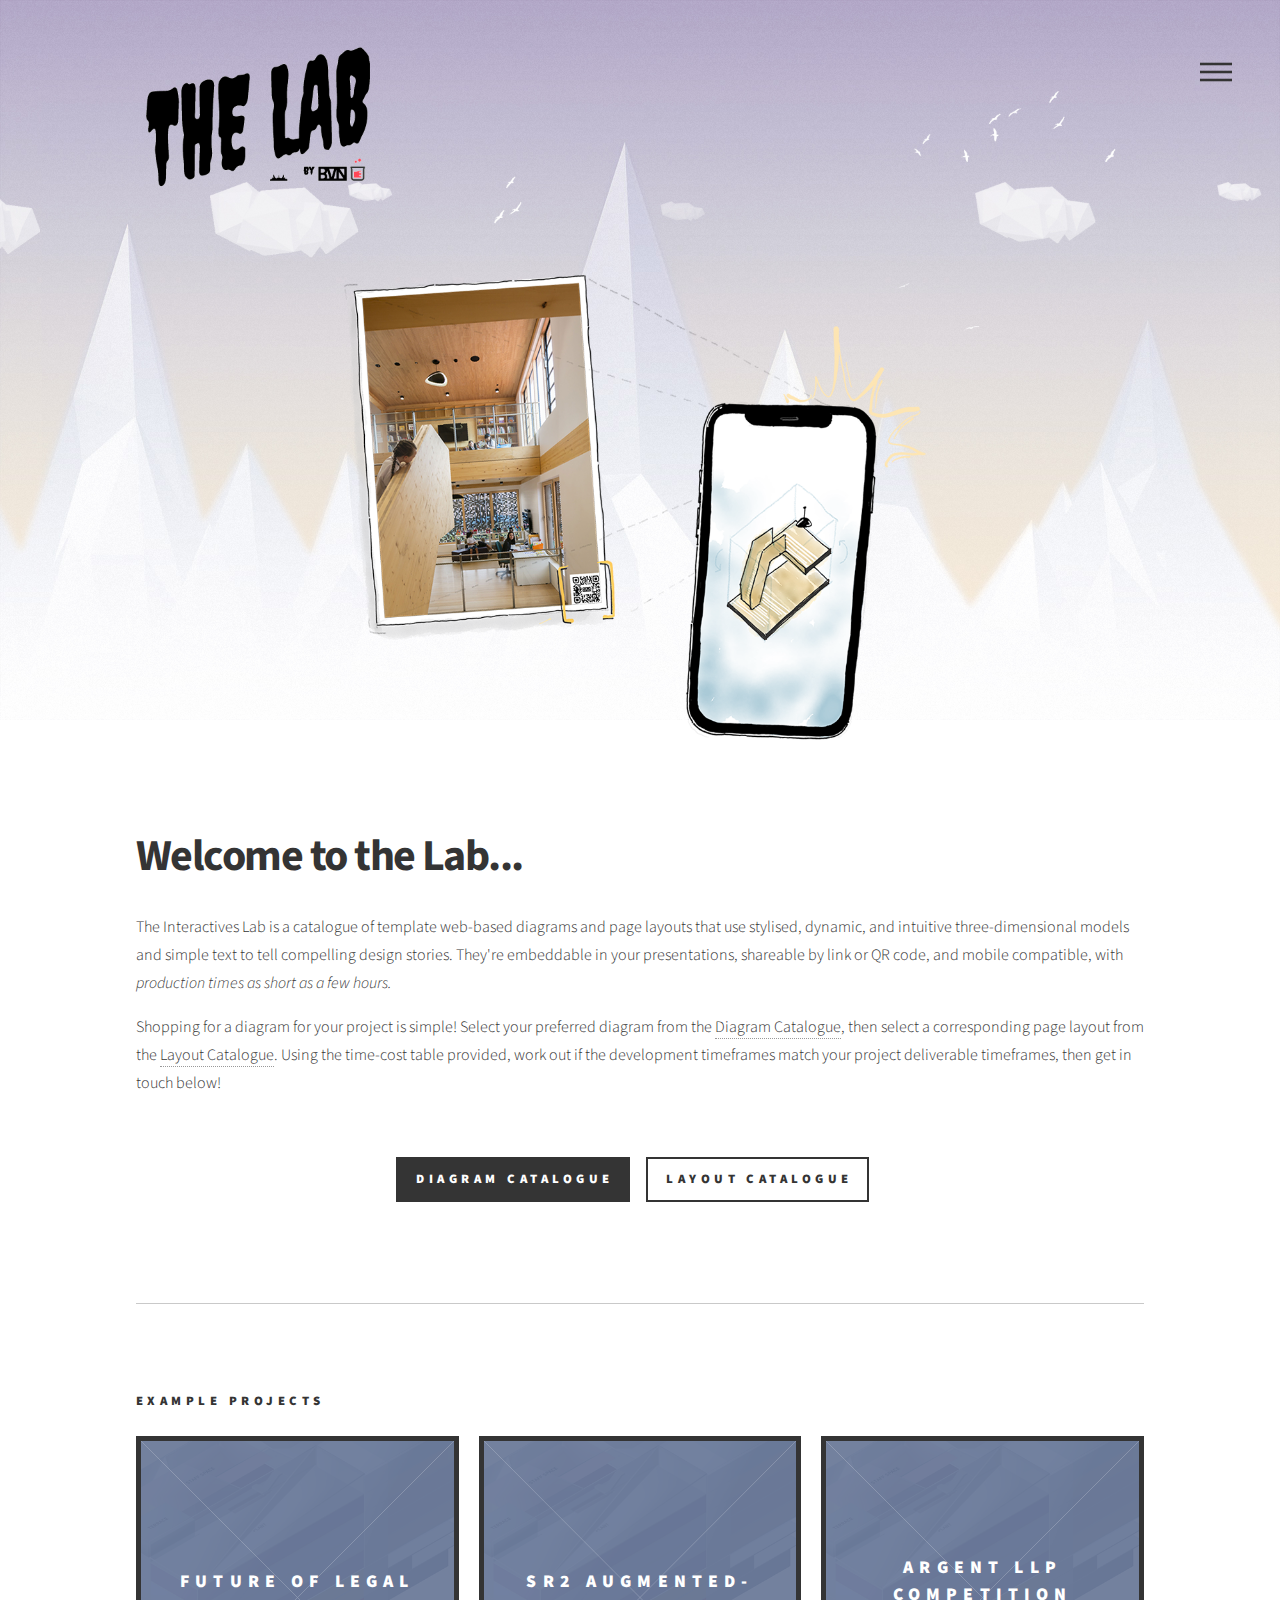
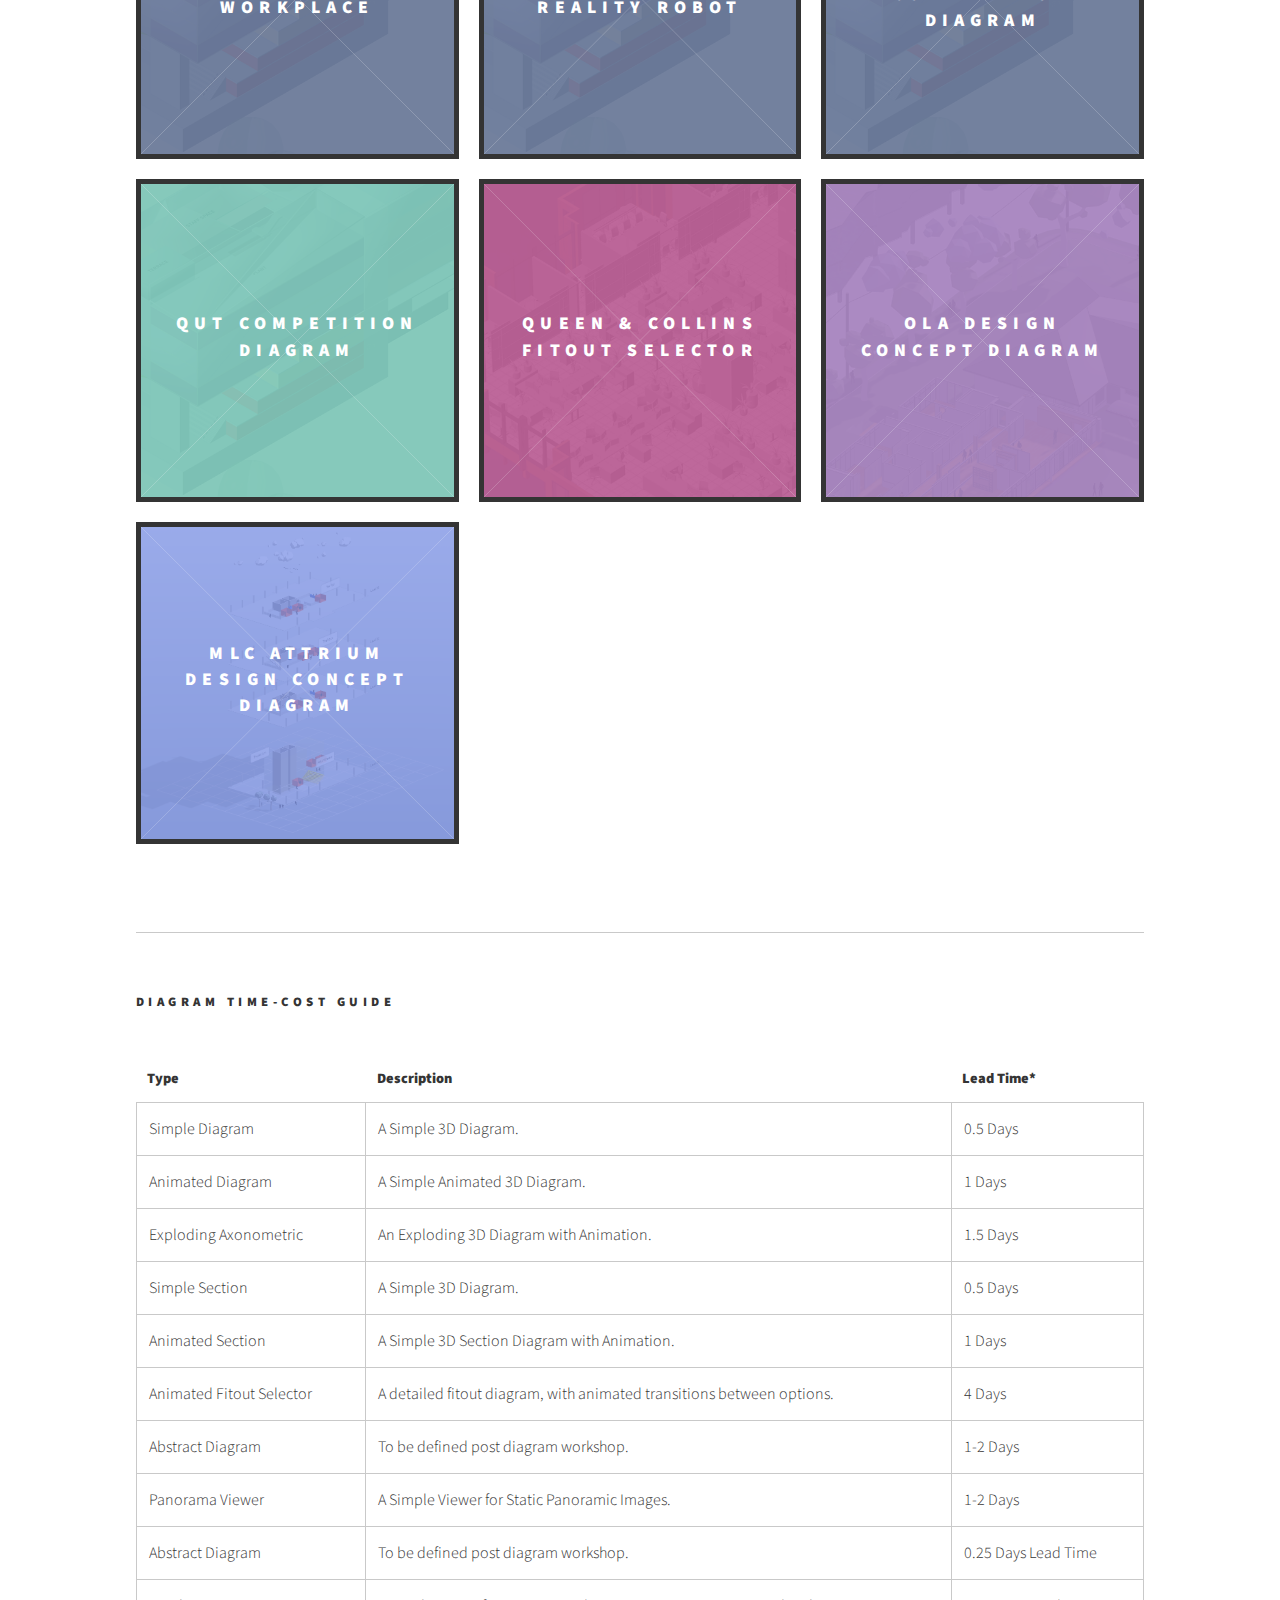
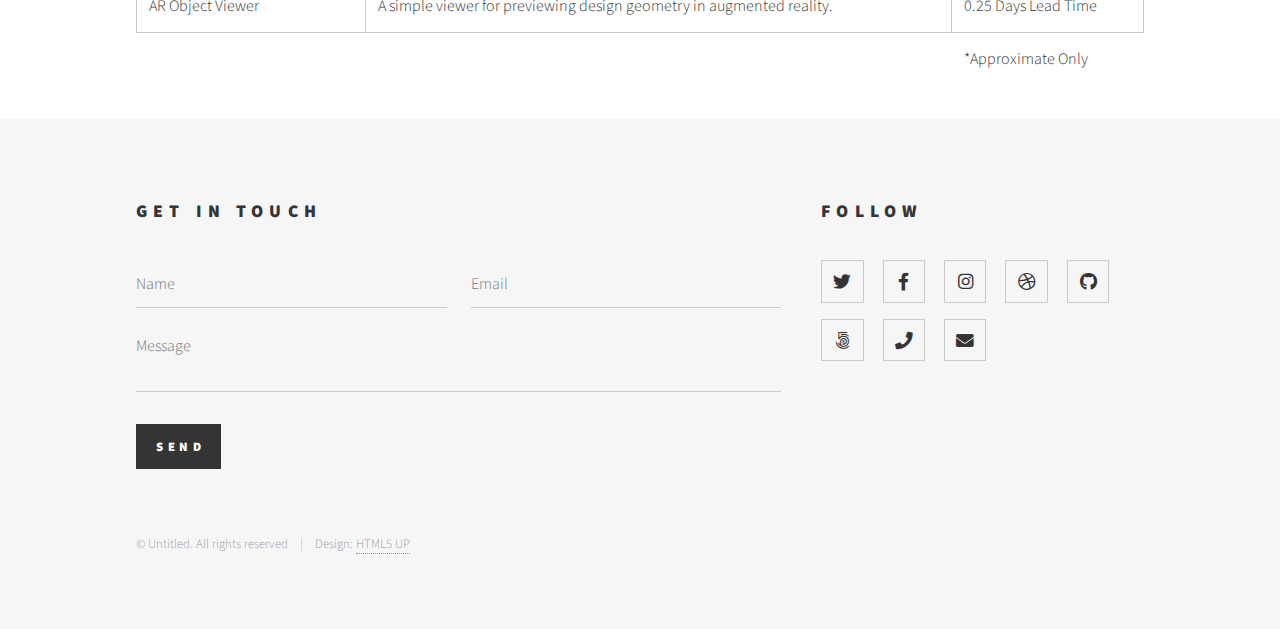
<file: index.html>
<!DOCTYPE HTML>
<!--
	Phantom by HTML5 UP
	html5up.net | @ajlkn
	Free for personal and commercial use under the CCA 3.0 license (html5up.net/license)
-->
<html>
	<head>
		<title>Interactives Lab - Home</title>
		<meta charset="utf-8" />
		<meta name="viewport" content="width=device-width, initial-scale=1, user-scalable=no" />
		<link rel="stylesheet" href="assets/css/main.css" />
		<noscript><link rel="stylesheet" href="assets/css/noscript.css" /></noscript>
	</head>
	<body class="is-preload">
		<!-- Wrapper -->
			<div id="wrapper">

				<!-- Header -->
					<header id="header">
						<div class="inner">

							<!-- Logo -->
								<a href="index.html" class="logo">
									<span class="symbol"><img src="images/labLogo.gif" alt="" style="width: 250px; height: 150px; margin-bottom: 20px; margin-right:10px" /></span>
								</a>

							<!-- Nav -->
								<nav>
									<ul>
										<li><a href="#menu">Menu</a></li>
									</ul>
								</nav>

						</div>
					</header>

				<!-- Menu -->
					<nav id="menu">
						<h2>Menu</h2>
						<ul>
							<li><a href="index.html">Home</a></li>
							<li><a href="diagrams.html">Diagram Catalogue</a></li>
							<li><a href="layouts.html">Layout Catalogue</a></li>
							<li><a href="thePitch.html">About</a></li>
						</ul>
					</nav>

				<!-- Main -->
					<div id="main">
						<div class="inner">
							<header>
								<div class="box alt">
									<div class="row gtr-uniform">
										<div class="col-12"><span class="image fit" style="max-width: 40em; margin: 0 auto"><img src="images/qrCodeSketch.png" alt="" /></span></div>
									</div><br><br>
								</div>
								<h1>Welcome to the Lab...</h1>
								<p>The Interactives Lab is a catalogue of template web-based diagrams and page layouts that use stylised, dynamic, and intuitive three-dimensional models and simple text to tell compelling design stories. They're embeddable in your presentations, shareable by link or QR code, and mobile compatible, with <i>production times as short as a few hours.</i></p>


								<p>Shopping for a diagram for your project is simple! Select your preferred diagram from the <a href="diagrams.html">Diagram Catalogue</a>, then select a corresponding page layout from the <a href="diagrams.html">Layout Catalogue</a>. Using the time-cost table provided, work out if the development timeframes match your project deliverable timeframes, then get in touch below!</i></p><br>
								
								<!-- <h2>Actions</h2> -->
								<div class="row">
									<div class="col-6 col-12-medium" style="margin: 0 auto">
										<ul class="actions">
											<li><a href="diagrams.html" class="button primary">Diagram Catalogue</a></li>
											<li><a href="layouts.html" class="button">Layout Catalogue</a></li>
										</ul>
									</div>
								</div><br><hr><br><br>
					
							</header>
							<h4>Example Projects</h4>
							<section class="tiles">
								<article class="style1">
									<span class="image">
										<img src="images/qutThumb.png" alt="" />
									</span>
									<a href="https://go.bvn.com.au/FutureLegalWorkplace">
										<h2>Future of Legal Workplace</h2>
										<div class="content">
											<p>Workplace Fitout Option Selector<br>
											<b>4.5 Days Development Time</b></p>
										</div>
									</a>
								</article>
								<article class="style1">
									<span class="image">
										<img src="images/qutThumb.png" alt="" />
									</span>
									<a href="https://mpag.github.io/misc/arObject/">
										<h2>SR2 Augmented-Reality Robot</h2>
										<div class="content">
											<p>Augmented Reality Previewer for Mobile<br>
											<b>0.5 Days Development Time</b></p>
										</div>
									</a>
								</article>
								<article class="style1">
									<span class="image">
										<img src="images/qutThumb.png" alt="" />
									</span>
									<a href="https://mpag.github.io/BVN-ARGENT.github.io/qutPages/diagram01/">
										<h2>Argent LLP Competition Diagram</h2>
										<div class="content">
											<p>Block & Stack Diagram with Animation<br>
											<b>2.5 Days Development Time</b></p>
										</div>
									</a>
								</article>
								<article class="style3">
									<span class="image">
										<img src="images/qutThumb.png" alt="" />
									</span>
									<a href="https://mpagbvn.github.io/BVN-QUT-HWP.github.io/qutPages/diagram02/">
										<h2>QUT Competition Diagram</h2>
										<div class="content">
											<p>Block & Stack Diagram with Animation<br>
											Modelled in Rhino<br>
											<b>2.5 Days Development Time</b></p>
										</div>
									</a>
								</article>
								<article class="style4">
									<span class="image">
										<img src="images/qcThumb.png" alt="" />
									</span>
									<a href="https://mpag.github.io/qAndC/fitoutDisplayer_V2/">
										<h2>Queen & Collins Fitout Selector</h2>
										<div class="content">
											<p>A demonstration Fitout Option Selector<br>
											Modelled in Revit and Rhino<br>
											<b>4 Days Development Time</b></p>
										</div>
									</a>
								</article>
								<article class="style5">
									<span class="image">
										<img src="images/olaThumb.png" alt="" />
									</span>
									<a href="https://mpag.github.io/ola/olaPlans/">
										<h2>OLA Design Concept Diagram</h2>
										<div class="content">
											<p>Demonstration Design Concept Animation<br>
											Modelled in Revit and Rhino<br>
											<b>4 Days Development Time</b></p>
										</div>
									</a>
								</article>
								<article class="style6">
									<span class="image">
										<img src="images/Capture7.png" alt="" />
									</span>
									<a href="https://mpag.github.io/mlc/mlcAxo2/">
										<h2>MLC Attrium Design Concept Diagram</h2>
										<div class="content">
											<p>Demonstration Design Concept Animation<br>
											Modelled in Revit and Rhino<br>
											<b>3 Days Development Time</b></p>
										</div>
									</a>
								</article>
							</section><br><br><hr><br>
							<h4>Diagram Time-Cost Guide</h4><br>
							<section>
									<div class="table-wrapper">
										<table class="alt">
											<thead>
												<tr>
													<th>Type</th>
													<th>Description</th>
													<th>Lead Time*</th>
												</tr>
											</thead>
											<tbody>
												<tr>
													<td>Simple Diagram</td>
													<td>A Simple 3D Diagram.</td>
													<td>0.5 Days</td>
												</tr>
												<tr>
													<td>Animated Diagram</td>
													<td>A Simple Animated 3D Diagram.</td>
													<td>1 Days</td>
												</tr>
												<tr>
													<td>Exploding Axonometric</td>
													<td>An Exploding 3D Diagram with Animation.</td>
													<td>1.5 Days</td>
												</tr>
												<tr>
													<td>Simple Section</td>
													<td>A Simple 3D Diagram.</td>
													<td>0.5 Days</td>
												</tr>
												<tr>
													<td>Animated Section</td>
													<td>A Simple 3D Section Diagram with Animation.</td>
													<td>1 Days</td>
												</tr>
												<tr>
													<td>Animated Fitout Selector</td>
													<td>A detailed fitout diagram, with animated transitions between options.</td>
													<td>4 Days</td>
												</tr>
												<tr>
													<td>Abstract Diagram</td>
													<td>To be defined post diagram workshop.</td>
													<td>1-2 Days</td>
												</tr>
												<tr>
													<td>Panorama Viewer</td>
													<td>A Simple Viewer for Static Panoramic Images.</td>
													<td>1-2 Days</td>
												</tr>
												<tr>
													<td>Abstract Diagram</td>
													<td>To be defined post diagram workshop.</td>
													<td>0.25 Days Lead Time</td>
												</tr>
												<tr>
													<td>AR Object Viewer</td>
													<td>A simple viewer for previewing design geometry in augmented reality.</td>
													<td>0.25 Days Lead Time</td>
												</tr>
											</tbody>
											<tfoot>
												<tr>
													<td colspan="2"></td>
													<td>*Approximate Only</td>
												</tr>
											</tfoot>
										</table>
									</div>
								</section>
						</div>
					</div>

				<!-- Footer -->
					<footer id="footer">
						<div class="inner">
							<section>
								<h2>Get in touch</h2>
								<form method="post" action="#">
									<div class="fields">
										<div class="field half">
											<input type="text" name="name" id="name" placeholder="Name" />
										</div>
										<div class="field half">
											<input type="email" name="email" id="email" placeholder="Email" />
										</div>
										<div class="field">
											<textarea name="message" id="message" placeholder="Message"></textarea>
										</div>
									</div>
									<ul class="actions">
										<li><input type="submit" value="Send" class="primary" /></li>
									</ul>
								</form>
							</section>
							<section>
								<h2>Follow</h2>
								<ul class="icons">
									<li><a href="#" class="icon brands style2 fa-twitter"><span class="label">Twitter</span></a></li>
									<li><a href="#" class="icon brands style2 fa-facebook-f"><span class="label">Facebook</span></a></li>
									<li><a href="#" class="icon brands style2 fa-instagram"><span class="label">Instagram</span></a></li>
									<li><a href="#" class="icon brands style2 fa-dribbble"><span class="label">Dribbble</span></a></li>
									<li><a href="#" class="icon brands style2 fa-github"><span class="label">GitHub</span></a></li>
									<li><a href="#" class="icon brands style2 fa-500px"><span class="label">500px</span></a></li>
									<li><a href="#" class="icon solid style2 fa-phone"><span class="label">Phone</span></a></li>
									<li><a href="#" class="icon solid style2 fa-envelope"><span class="label">Email</span></a></li>
								</ul>
							</section>
							<ul class="copyright">
								<li>&copy; Untitled. All rights reserved</li><li>Design: <a href="http://html5up.net">HTML5 UP</a></li>
							</ul>
						</div>
					</footer>
			</div>

		<!-- Scripts -->
			<script src="assets/js/jquery.min.js"></script>
			<script src="assets/js/browser.min.js"></script>
			<script src="assets/js/breakpoints.min.js"></script>
			<script src="assets/js/util.js"></script>
			<script src="assets/js/main.js"></script>

	</body>
</html>
</file>
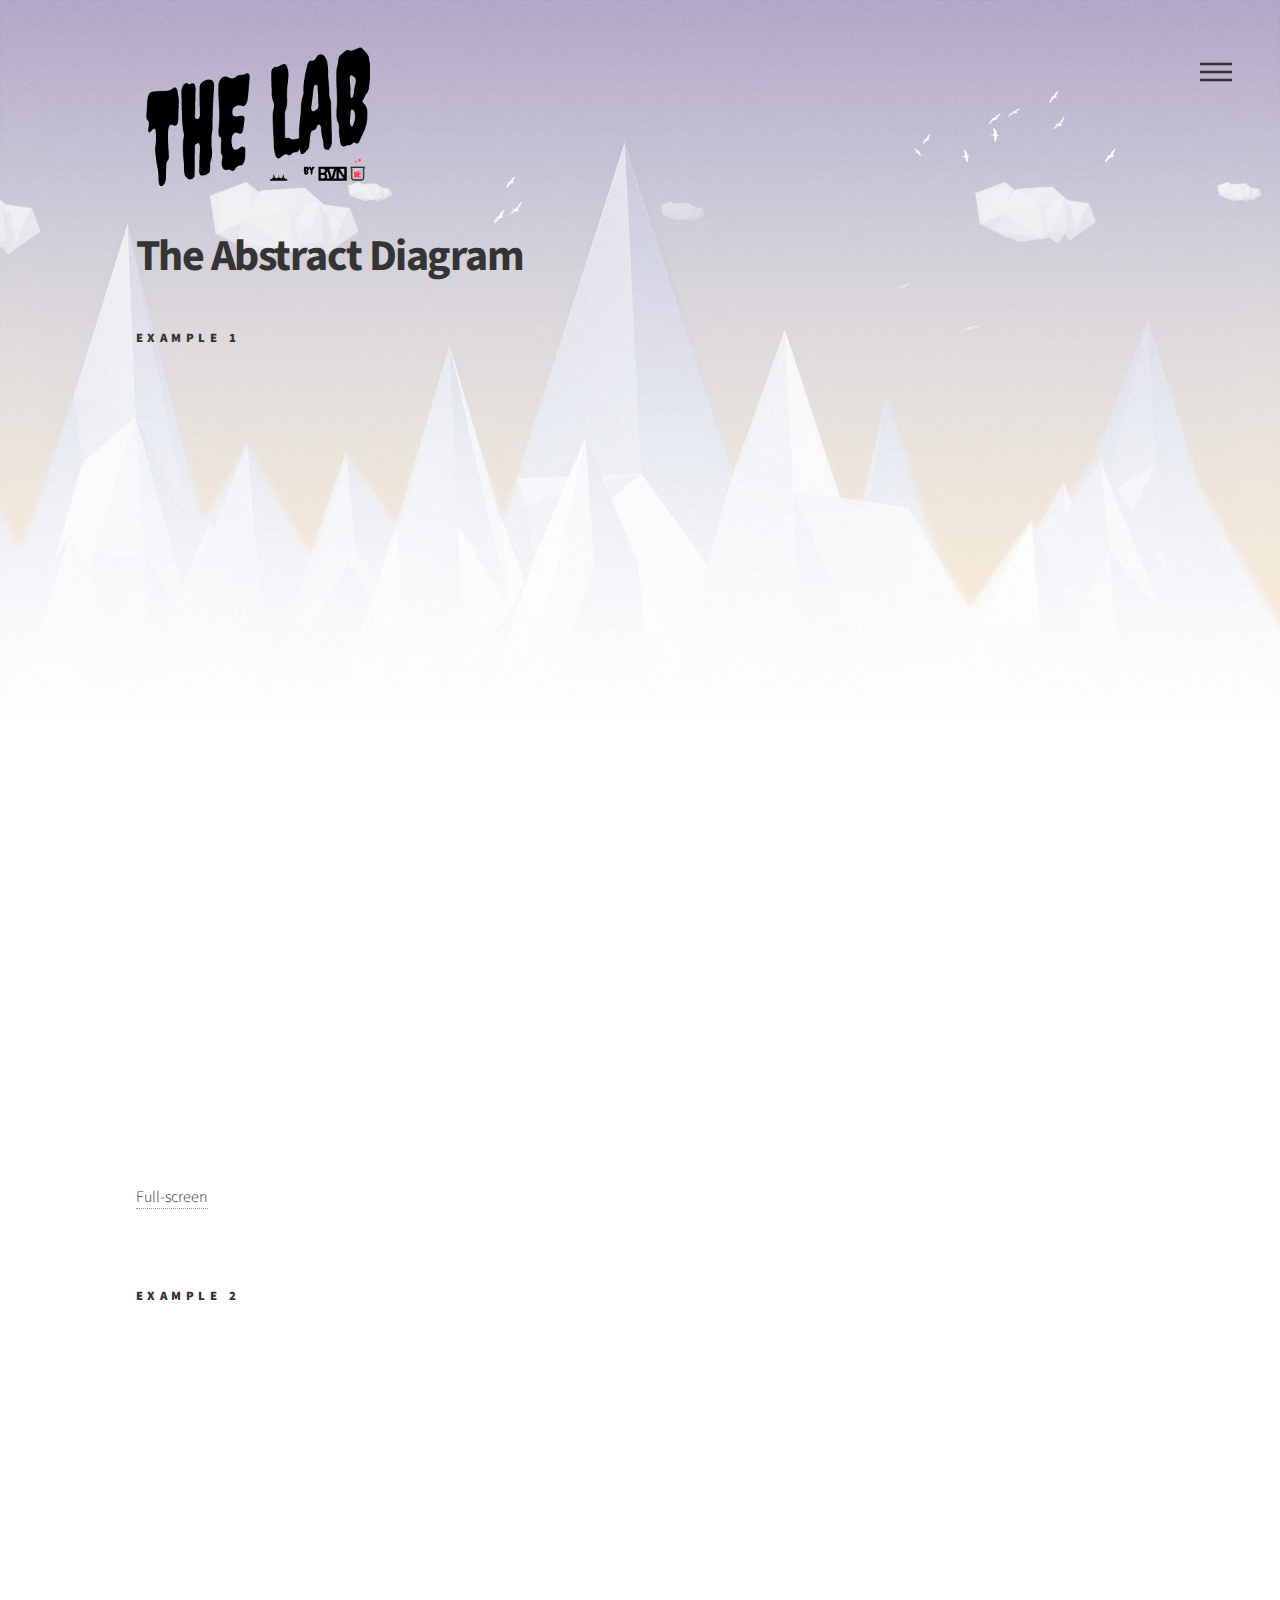
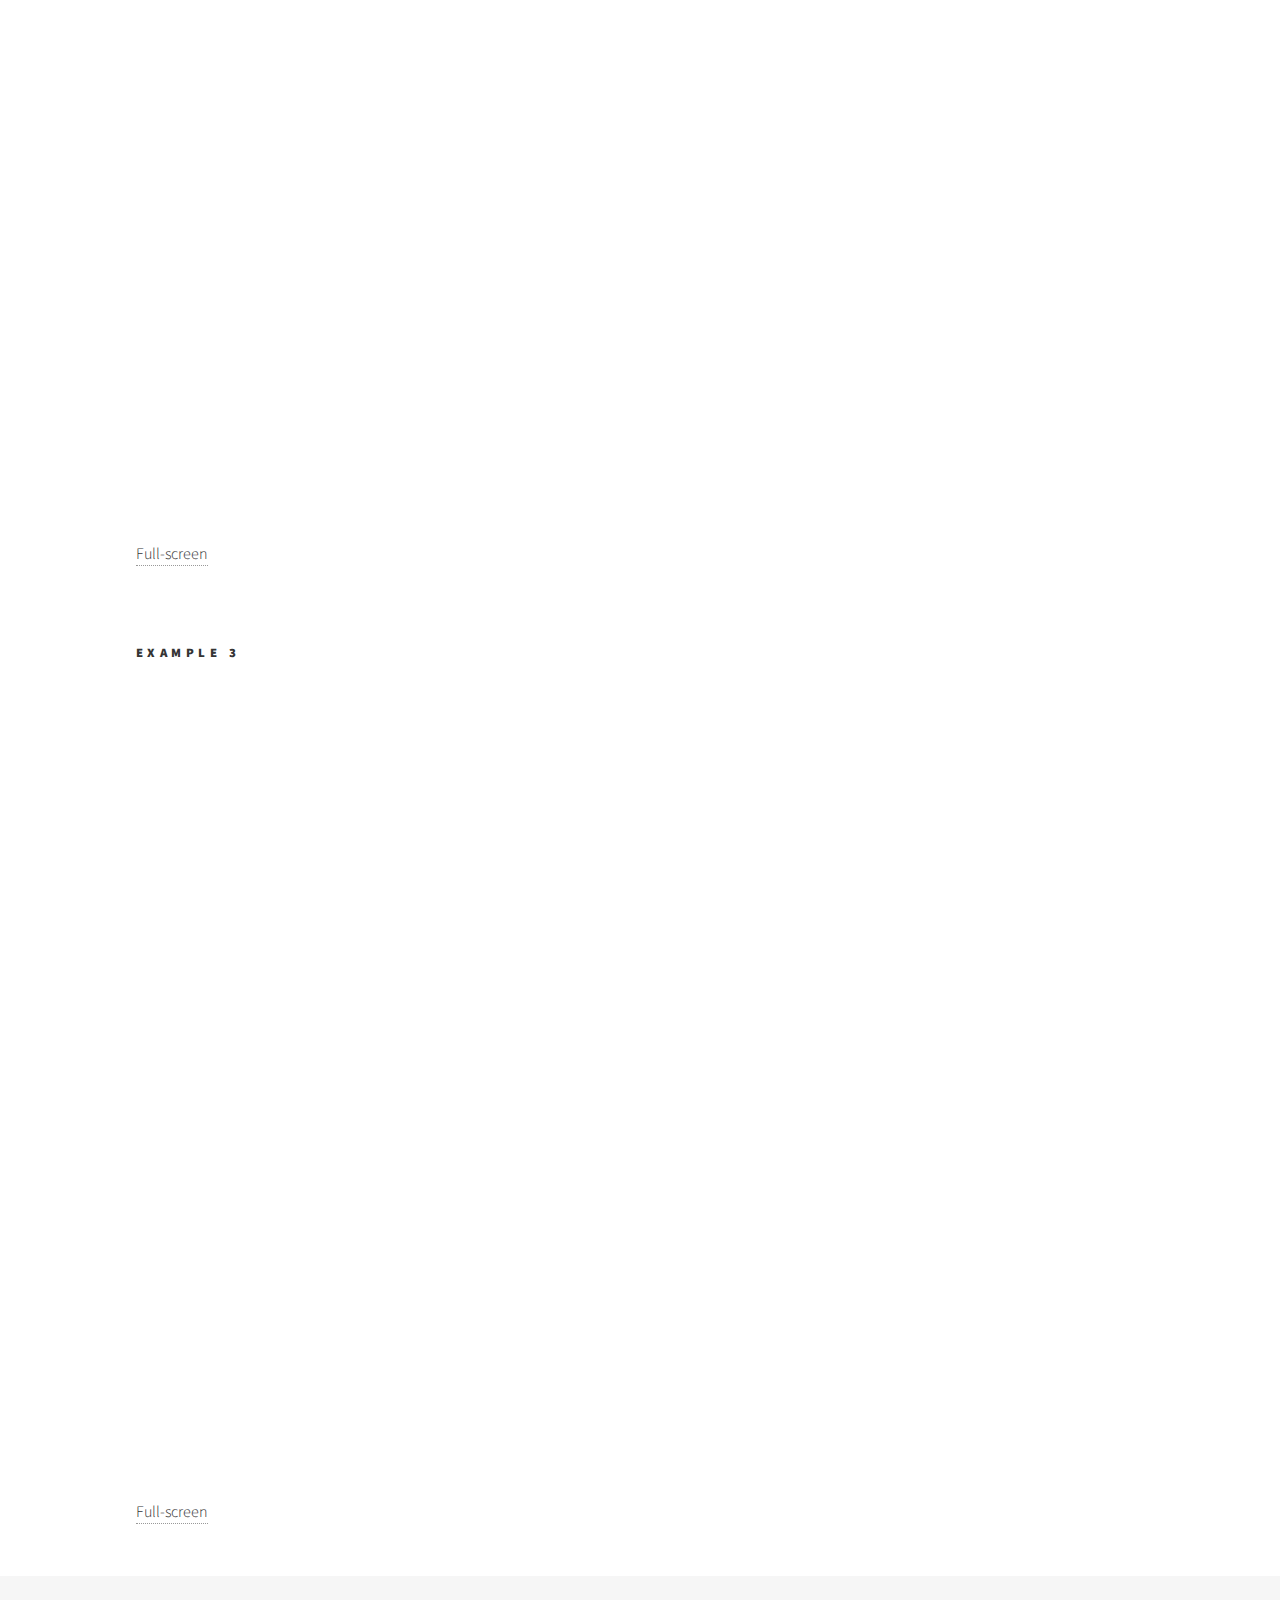
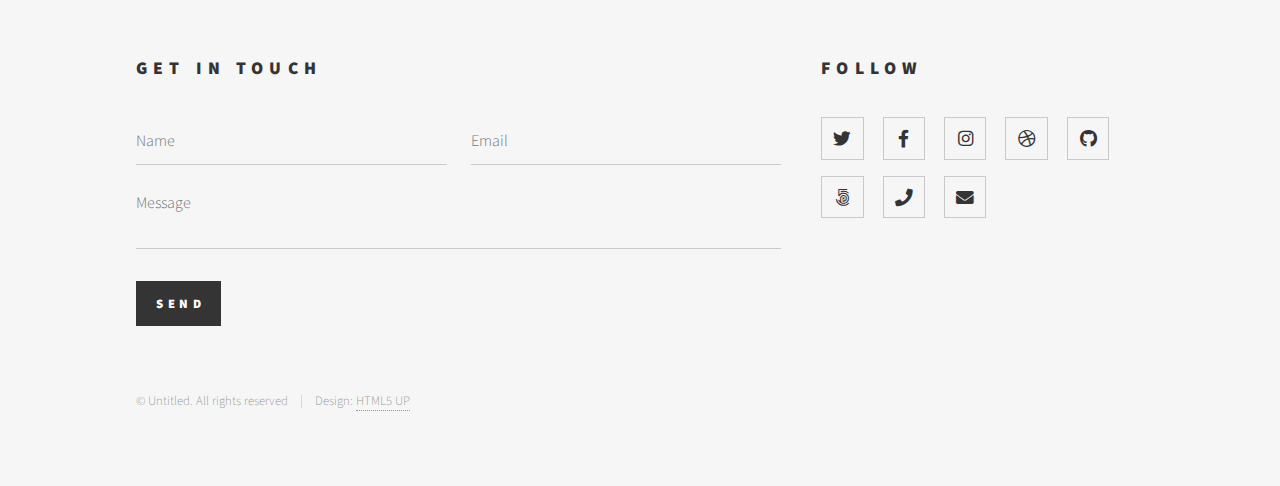
<file: diagram_abstract.html>
<!DOCTYPE HTML>
<!--
	Phantom by HTML5 UP
	html5up.net | @ajlkn
	Free for personal and commercial use under the CCA 3.0 license (html5up.net/license)
-->
<html>
	<head>
		<title>Interactives Lab</title>
		<meta charset="utf-8" />
		<meta name="viewport" content="width=device-width, initial-scale=1, user-scalable=no" />
		<link rel="stylesheet" href="assets/css/main.css" />
		<noscript><link rel="stylesheet" href="assets/css/noscript.css" /></noscript>
	</head>
	<body class="is-preload">
		<!-- Wrapper -->
			<div id="wrapper">

				<!-- Header -->
					<header id="header">
						<div class="inner">

							<!-- Logo -->
								<a href="index.html" class="logo">
									<span class="symbol"><img src="images/labLogo.gif" alt="" style="width: 250px; height: 150px; margin-bottom: 20px; margin-right:10px" /></span>
								</a>

							<!-- Nav -->
								<nav>
									<ul>
										<li><a href="#menu">Menu</a></li>
									</ul>
								</nav>

						</div>
					</header>

				<!-- Menu -->
					<nav id="menu">
						<h2>Menu</h2>
						<ul>
							<li><a href="index.html">Home</a></li>
							<li><a href="diagrams.html">Diagram Catalogue</a></li>
							<li><a href="layouts.html">Layout Catalogue</a></li>
							<li><a href="thePitch.html">About</a></li>
						</ul>
					</nav>

				<!-- Main -->
					<div id="main">
						<div class="inner">
							<h1>The Abstract Diagram</h1>
							
							<h4>Example 1</h4>
							<span class="image main"><iframe src="https://mpag.github.io/misc/flower/" style="width: 100%; height: 800px;" title="description"></iframe>
							<a href="https://mpag.github.io/misc/flower/">Full-screen</a></span>
							<br>

							<h4>Example 2</h4>
							<span class="image main"><iframe src="https://mpag.github.io/misc/jamesSketch/" style="width: 100%; height: 800px;" title="description"></iframe>
							<a href="https://mpag.github.io/misc/jamesSketch/">Full-screen</a></span>
							<br>

							<h4>Example 3</h4>
							<span class="image main"><iframe src="https://mpag.github.io/misc/boxBird/" style="width: 100%; height: 800px;" title="description"></iframe>
							<a href="https://mpag.github.io/misc/boxBird/">Full-screen</a></span>

<!-- 							<p><i>Brief description of diagram and it's utility.</i><br>
							<ul>
								<li>Rotation/Animation via your Wildest Dreams<br></li>
								<li>Requires a Rhino/Revit Model<br></li>
								<li><b>1-2 Days Lead Time</b></li>
							</ul>

							Designed for <a href="http://www.bvn.com.au">BVN</a> by <a href="http://www.mitchell-page.com.au">Mitch.</a></p> -->
					
							</header>
						</div>
					</div>

				<!-- Footer -->
					<footer id="footer">
						<div class="inner">
							<section>
								<h2>Get in touch</h2>
								<form method="post" action="#">
									<div class="fields">
										<div class="field half">
											<input type="text" name="name" id="name" placeholder="Name" />
										</div>
										<div class="field half">
											<input type="email" name="email" id="email" placeholder="Email" />
										</div>
										<div class="field">
											<textarea name="message" id="message" placeholder="Message"></textarea>
										</div>
									</div>
									<ul class="actions">
										<li><input type="submit" value="Send" class="primary" /></li>
									</ul>
								</form>
							</section>
							<section>
								<h2>Follow</h2>
								<ul class="icons">
									<li><a href="#" class="icon brands style2 fa-twitter"><span class="label">Twitter</span></a></li>
									<li><a href="#" class="icon brands style2 fa-facebook-f"><span class="label">Facebook</span></a></li>
									<li><a href="#" class="icon brands style2 fa-instagram"><span class="label">Instagram</span></a></li>
									<li><a href="#" class="icon brands style2 fa-dribbble"><span class="label">Dribbble</span></a></li>
									<li><a href="#" class="icon brands style2 fa-github"><span class="label">GitHub</span></a></li>
									<li><a href="#" class="icon brands style2 fa-500px"><span class="label">500px</span></a></li>
									<li><a href="#" class="icon solid style2 fa-phone"><span class="label">Phone</span></a></li>
									<li><a href="#" class="icon solid style2 fa-envelope"><span class="label">Email</span></a></li>
								</ul>
							</section>
							<ul class="copyright">
								<li>&copy; Untitled. All rights reserved</li><li>Design: <a href="http://html5up.net">HTML5 UP</a></li>
							</ul>
						</div>
					</footer>

			</div>

		<!-- Scripts -->
			<script src="assets/js/jquery.min.js"></script>
			<script src="assets/js/browser.min.js"></script>
			<script src="assets/js/breakpoints.min.js"></script>
			<script src="assets/js/util.js"></script>
			<script src="assets/js/main.js"></script>

	</body>
</html>
</file>
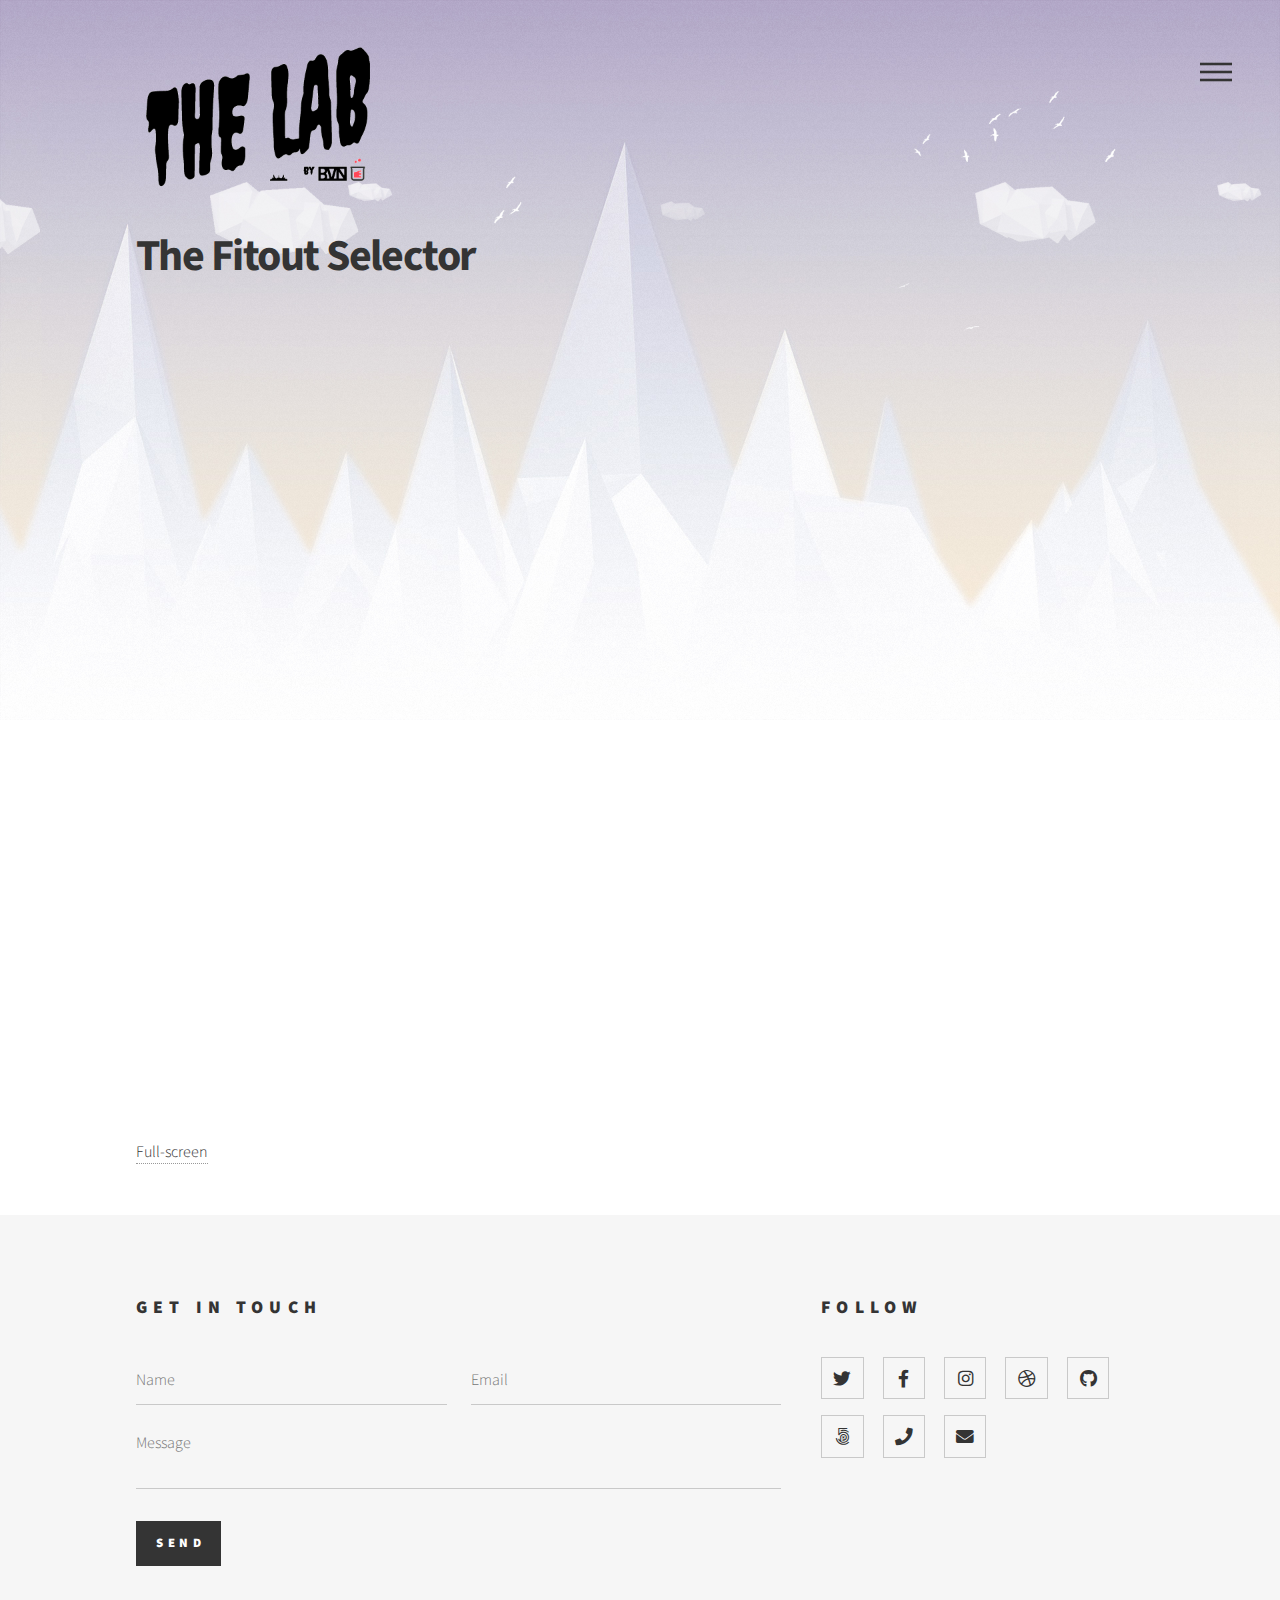
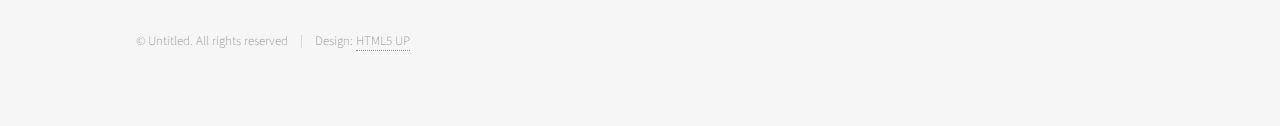
<file: diagram_animatedfitoutselector.html>
<!DOCTYPE HTML>
<!--
	Phantom by HTML5 UP
	html5up.net | @ajlkn
	Free for personal and commercial use under the CCA 3.0 license (html5up.net/license)
-->
<html>
	<head>
		<title>Interactives Lab</title>
		<meta charset="utf-8" />
		<meta name="viewport" content="width=device-width, initial-scale=1, user-scalable=no" />
		<link rel="stylesheet" href="assets/css/main.css" />
		<noscript><link rel="stylesheet" href="assets/css/noscript.css" /></noscript>
	</head>
	<body class="is-preload">
		<!-- Wrapper -->
			<div id="wrapper">

				<!-- Header -->
					<header id="header">
						<div class="inner">

							<!-- Logo -->
								<a href="index.html" class="logo">
									<span class="symbol"><img src="images/labLogo.gif" alt="" style="width: 250px; height: 150px; margin-bottom: 20px; margin-right:10px" /></span>
								</a>

							<!-- Nav -->
								<nav>
									<ul>
										<li><a href="#menu">Menu</a></li>
									</ul>
								</nav>

						</div>
					</header>

				<!-- Menu -->
					<nav id="menu">
						<h2>Menu</h2>
						<ul>
							<li><a href="index.html">Home</a></li>
							<li><a href="diagrams.html">Diagram Catalogue</a></li>
							<li><a href="layouts.html">Layout Catalogue</a></li>
							<li><a href="index.html">About</a></li>
						</ul>
					</nav>

				<!-- Main -->
					<div id="main">
						<div class="inner">
							<h1>The Fitout Selector</h1>
							<span class="image main"><iframe src="https://mpag.github.io/qAndC/fitoutDisplayer_V2/" style="width: 100%; height: 800px;" title="description"></iframe><a href="https://mpag.github.io/qAndC/fitoutDisplayer_V2/">Full-screen</a></span></span>
<!-- 							<p><i>Brief description of diagram and it's utility.</i><br>
							<ul>
								<li>Rotation/Animation by Touch and Button Selection<br></li>
								<li>Requires a Rhino/Revit Model<br></li>
								<li><b>4 Days Lead Time</b></li>
							</ul>

							Designed for <a href="http://www.bvn.com.au">BVN</a> by <a href="http://www.mitchell-page.com.au">Mitch.</a></p> -->
					
							</header>
						</div>
					</div>

				<!-- Footer -->
					<footer id="footer">
						<div class="inner">
							<section>
								<h2>Get in touch</h2>
								<form method="post" action="#">
									<div class="fields">
										<div class="field half">
											<input type="text" name="name" id="name" placeholder="Name" />
										</div>
										<div class="field half">
											<input type="email" name="email" id="email" placeholder="Email" />
										</div>
										<div class="field">
											<textarea name="message" id="message" placeholder="Message"></textarea>
										</div>
									</div>
									<ul class="actions">
										<li><input type="submit" value="Send" class="primary" /></li>
									</ul>
								</form>
							</section>
							<section>
								<h2>Follow</h2>
								<ul class="icons">
									<li><a href="#" class="icon brands style2 fa-twitter"><span class="label">Twitter</span></a></li>
									<li><a href="#" class="icon brands style2 fa-facebook-f"><span class="label">Facebook</span></a></li>
									<li><a href="#" class="icon brands style2 fa-instagram"><span class="label">Instagram</span></a></li>
									<li><a href="#" class="icon brands style2 fa-dribbble"><span class="label">Dribbble</span></a></li>
									<li><a href="#" class="icon brands style2 fa-github"><span class="label">GitHub</span></a></li>
									<li><a href="#" class="icon brands style2 fa-500px"><span class="label">500px</span></a></li>
									<li><a href="#" class="icon solid style2 fa-phone"><span class="label">Phone</span></a></li>
									<li><a href="#" class="icon solid style2 fa-envelope"><span class="label">Email</span></a></li>
								</ul>
							</section>
							<ul class="copyright">
								<li>&copy; Untitled. All rights reserved</li><li>Design: <a href="http://html5up.net">HTML5 UP</a></li>
							</ul>
						</div>
					</footer>

			</div>

		<!-- Scripts -->
			<script src="assets/js/jquery.min.js"></script>
			<script src="assets/js/browser.min.js"></script>
			<script src="assets/js/breakpoints.min.js"></script>
			<script src="assets/js/util.js"></script>
			<script src="assets/js/main.js"></script>

	</body>
</html>
</file>
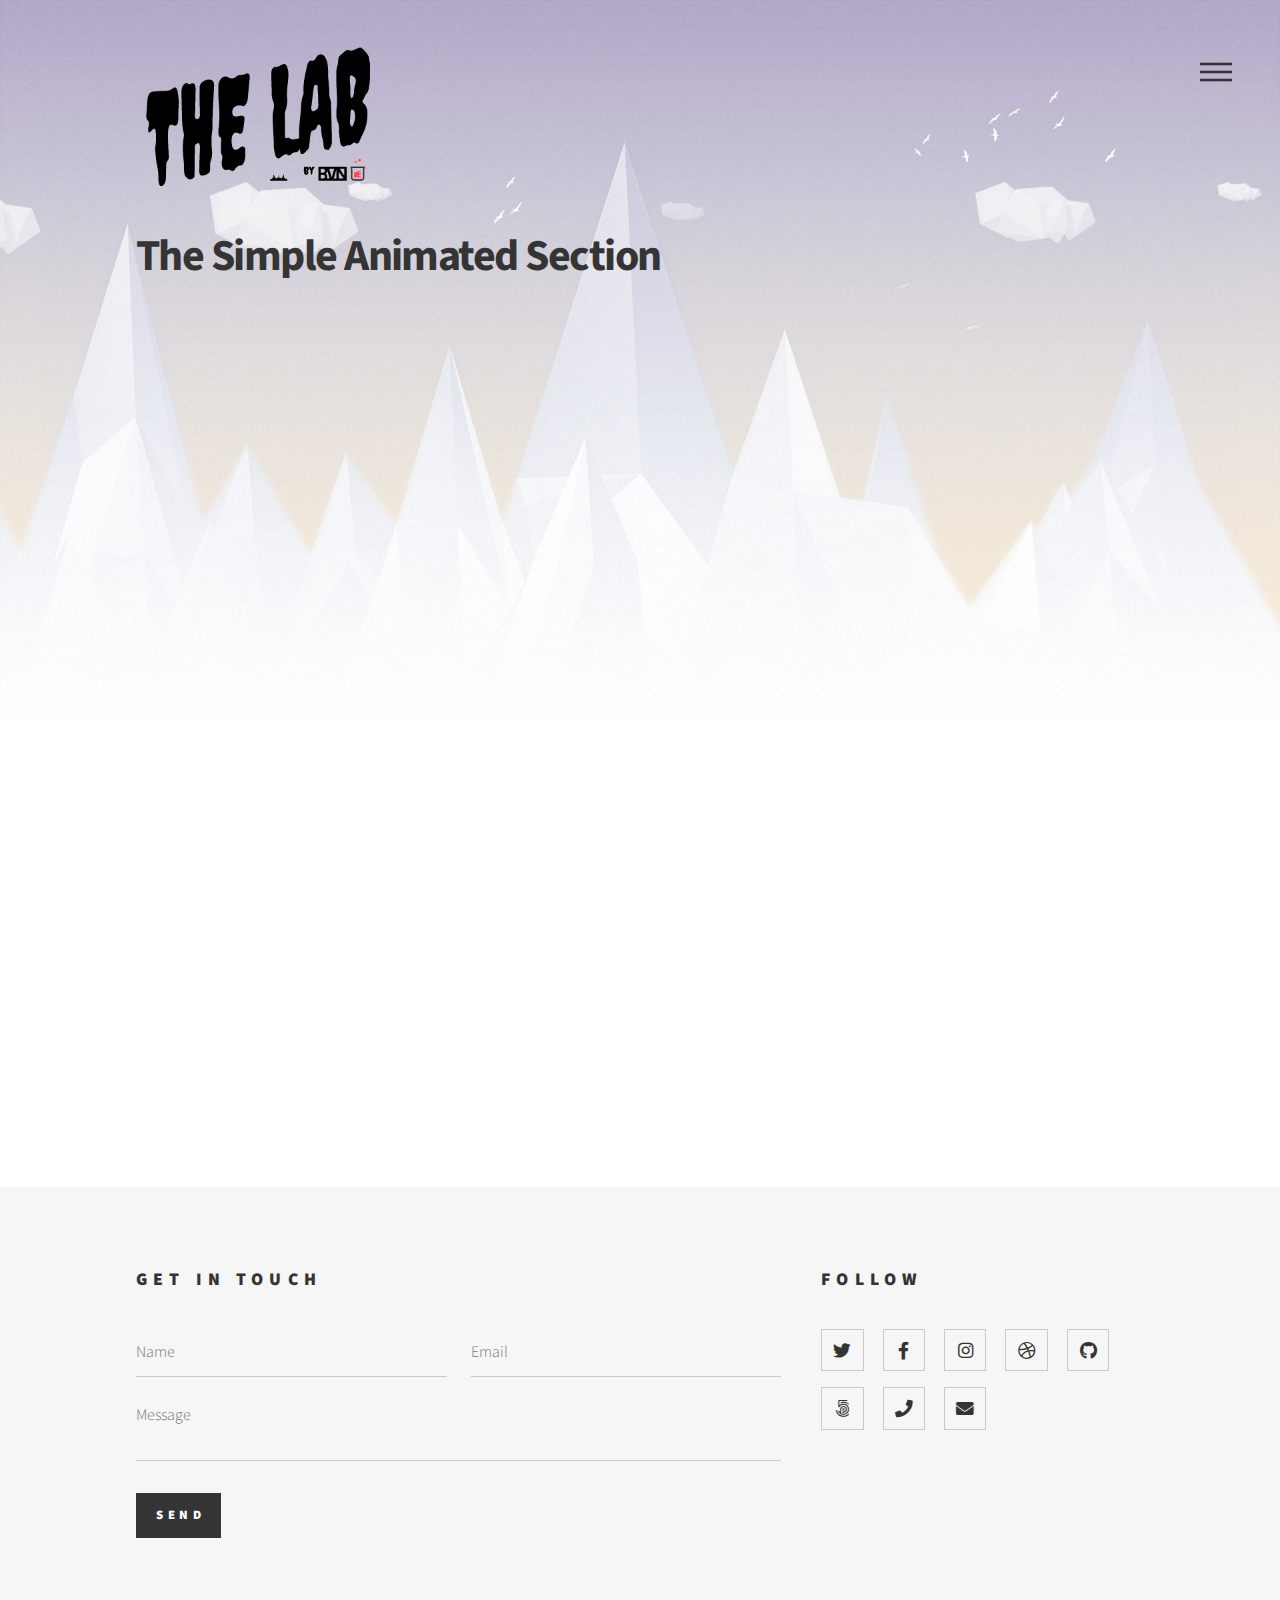
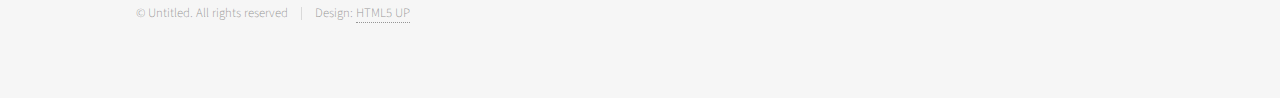
<file: diagram_animatedsection.html>
<!DOCTYPE HTML>
<!--
	Phantom by HTML5 UP
	html5up.net | @ajlkn
	Free for personal and commercial use under the CCA 3.0 license (html5up.net/license)
-->
<html>
	<head>
		<title>Interactives Lab</title>
		<meta charset="utf-8" />
		<meta name="viewport" content="width=device-width, initial-scale=1, user-scalable=no" />
		<link rel="stylesheet" href="assets/css/main.css" />
		<noscript><link rel="stylesheet" href="assets/css/noscript.css" /></noscript>
	</head>
	<body class="is-preload">
		<!-- Wrapper -->
			<div id="wrapper">

				<!-- Header -->
					<header id="header">
						<div class="inner">

							<!-- Logo -->
								<a href="index.html" class="logo">
									<span class="symbol"><img src="images/labLogo.gif" alt="" style="width: 250px; height: 150px; margin-bottom: 20px; margin-right:10px" /></span>
								</a>

							<!-- Nav -->
								<nav>
									<ul>
										<li><a href="#menu">Menu</a></li>
									</ul>
								</nav>

						</div>
					</header>

				<!-- Menu -->
					<nav id="menu">
						<h2>Menu</h2>
						<ul>
							<li><a href="index.html">Home</a></li>
							<li><a href="diagrams.html">Diagram Catalogue</a></li>
							<li><a href="layouts.html">Layout Catalogue</a></li>
							<li><a href="thePitch.html">About</a></li>
						</ul>
					</nav>

				<!-- Main -->
					<div id="main">
						<div class="inner">
							<h1>The Simple Animated Section</h1>
							<span class="image main"><iframe src="https://mpag.github.io/ola/olaPlansSplit/" style="width: 100%; height: 800px;" title="description"></iframe></span>
<!-- 							<p><i>Brief description of diagram and it's utility.</i><br>
							<ul>
								<li>Rotation by Mouse/Phone Movement<br></li>
								<li>Requires a Rhino/Revit Model<br></li>
								<li><b>1.5 Days Lead Time</b></li>
							</ul>

							Designed for <a href="http://www.bvn.com.au">BVN</a> by <a href="http://www.mitchell-page.com.au">Mitch.</a></p> -->
					
							</header>
						</div>
					</div>

				<!-- Footer -->
					<footer id="footer">
						<div class="inner">
							<section>
								<h2>Get in touch</h2>
								<form method="post" action="#">
									<div class="fields">
										<div class="field half">
											<input type="text" name="name" id="name" placeholder="Name" />
										</div>
										<div class="field half">
											<input type="email" name="email" id="email" placeholder="Email" />
										</div>
										<div class="field">
											<textarea name="message" id="message" placeholder="Message"></textarea>
										</div>
									</div>
									<ul class="actions">
										<li><input type="submit" value="Send" class="primary" /></li>
									</ul>
								</form>
							</section>
							<section>
								<h2>Follow</h2>
								<ul class="icons">
									<li><a href="#" class="icon brands style2 fa-twitter"><span class="label">Twitter</span></a></li>
									<li><a href="#" class="icon brands style2 fa-facebook-f"><span class="label">Facebook</span></a></li>
									<li><a href="#" class="icon brands style2 fa-instagram"><span class="label">Instagram</span></a></li>
									<li><a href="#" class="icon brands style2 fa-dribbble"><span class="label">Dribbble</span></a></li>
									<li><a href="#" class="icon brands style2 fa-github"><span class="label">GitHub</span></a></li>
									<li><a href="#" class="icon brands style2 fa-500px"><span class="label">500px</span></a></li>
									<li><a href="#" class="icon solid style2 fa-phone"><span class="label">Phone</span></a></li>
									<li><a href="#" class="icon solid style2 fa-envelope"><span class="label">Email</span></a></li>
								</ul>
							</section>
							<ul class="copyright">
								<li>&copy; Untitled. All rights reserved</li><li>Design: <a href="http://html5up.net">HTML5 UP</a></li>
							</ul>
						</div>
					</footer>

			</div>

		<!-- Scripts -->
			<script src="assets/js/jquery.min.js"></script>
			<script src="assets/js/browser.min.js"></script>
			<script src="assets/js/breakpoints.min.js"></script>
			<script src="assets/js/util.js"></script>
			<script src="assets/js/main.js"></script>

	</body>
</html>
</file>
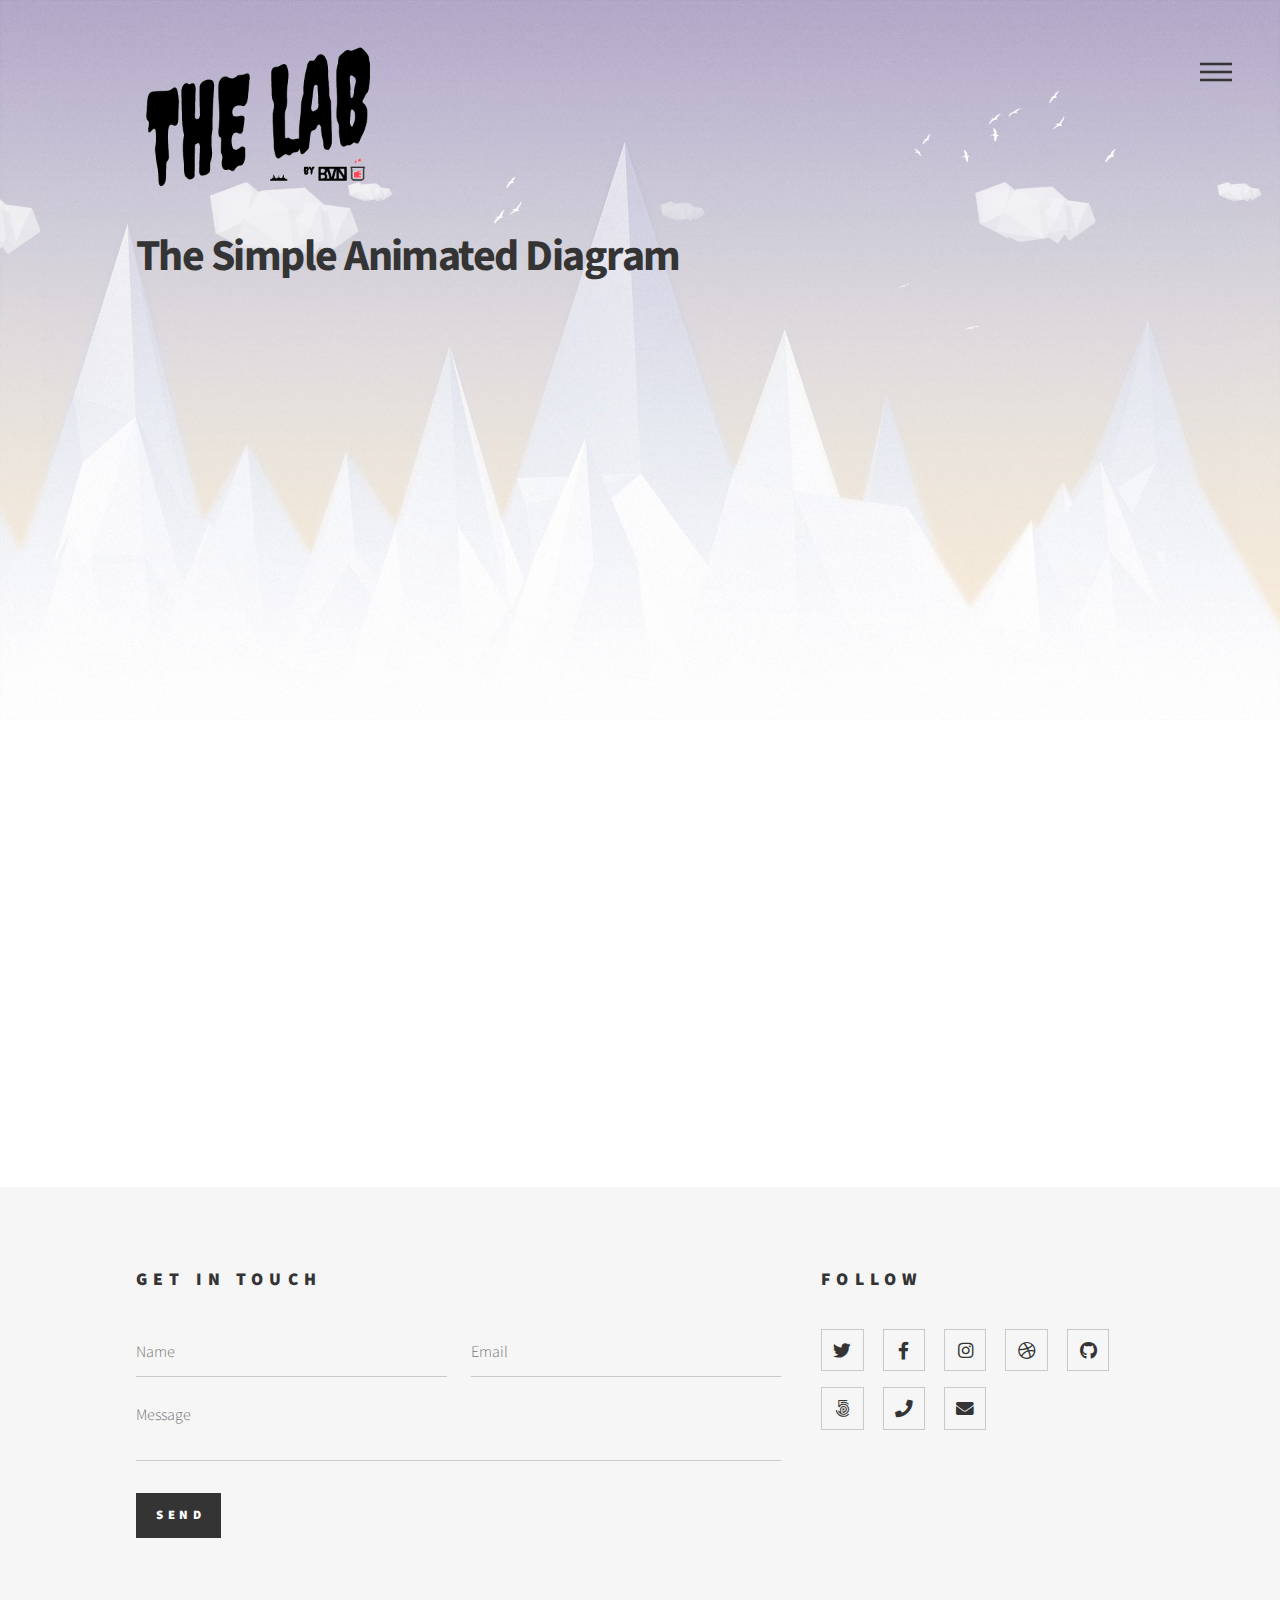
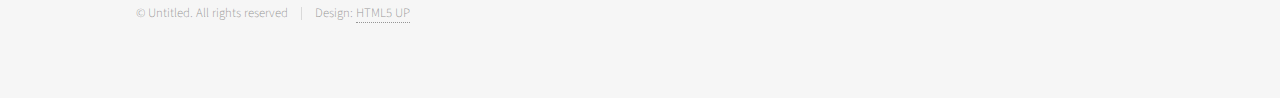
<file: diagram_animatedsimple.html>
<!DOCTYPE HTML>
<!--
	Phantom by HTML5 UP
	html5up.net | @ajlkn
	Free for personal and commercial use under the CCA 3.0 license (html5up.net/license)
-->
<html>
	<head>
		<title>Interactives Lab</title>
		<meta charset="utf-8" />
		<meta name="viewport" content="width=device-width, initial-scale=1, user-scalable=no" />
		<link rel="stylesheet" href="assets/css/main.css" />
		<noscript><link rel="stylesheet" href="assets/css/noscript.css" /></noscript>
	</head>
	<body class="is-preload">
		<!-- Wrapper -->
			<div id="wrapper">

				<!-- Header -->
					<header id="header">
						<div class="inner">

							<!-- Logo -->
								<a href="index.html" class="logo">
									<span class="symbol"><img src="images/labLogo.gif" alt="" style="width: 250px; height: 150px; margin-bottom: 20px; margin-right:10px" /></span>
								</a>

							<!-- Nav -->
								<nav>
									<ul>
										<li><a href="#menu">Menu</a></li>
									</ul>
								</nav>

						</div>
					</header>

				<!-- Menu -->
					<nav id="menu">
						<h2>Menu</h2>
						<ul>
							<li><a href="index.html">Home</a></li>
							<li><a href="generic.html">Diagram Selection</a></li>
							<li><a href="generic.html">Layout Selection</a></li>
							<li><a href="index.html">About</a></li>
						</ul>
					</nav>

				<!-- Main -->
					<div id="main">
						<div class="inner">
							<h1>The Simple Animated Diagram</h1>
							<span class="image main"><iframe src="https://mpagbvn.github.io/BVN-QUT-HWP.github.io/qutPages/diagram01/" style="width: 100%; height: 800px;" title="description"></iframe></span>
<!-- 							<p><i>Brief description of diagram and it's utility.</i><br>
							<ul>
								<li>Rotation & Animation by Touch & Tap<br></li>
								<li>Requires a Rhino/Revit Model<br></li>
								<li><b>1 Days Lead Time</b></li>
							</ul>
							Designed for <a href="http://www.bvn.com.au">BVN</a> by <a href="http://www.mitchell-page.com.au">Mitch.</a></p> -->
					
							</header>
						</div>
					</div>

				<!-- Footer -->
					<footer id="footer">
						<div class="inner">
							<section>
								<h2>Get in touch</h2>
								<form method="post" action="#">
									<div class="fields">
										<div class="field half">
											<input type="text" name="name" id="name" placeholder="Name" />
										</div>
										<div class="field half">
											<input type="email" name="email" id="email" placeholder="Email" />
										</div>
										<div class="field">
											<textarea name="message" id="message" placeholder="Message"></textarea>
										</div>
									</div>
									<ul class="actions">
										<li><input type="submit" value="Send" class="primary" /></li>
									</ul>
								</form>
							</section>
							<section>
								<h2>Follow</h2>
								<ul class="icons">
									<li><a href="#" class="icon brands style2 fa-twitter"><span class="label">Twitter</span></a></li>
									<li><a href="#" class="icon brands style2 fa-facebook-f"><span class="label">Facebook</span></a></li>
									<li><a href="#" class="icon brands style2 fa-instagram"><span class="label">Instagram</span></a></li>
									<li><a href="#" class="icon brands style2 fa-dribbble"><span class="label">Dribbble</span></a></li>
									<li><a href="#" class="icon brands style2 fa-github"><span class="label">GitHub</span></a></li>
									<li><a href="#" class="icon brands style2 fa-500px"><span class="label">500px</span></a></li>
									<li><a href="#" class="icon solid style2 fa-phone"><span class="label">Phone</span></a></li>
									<li><a href="#" class="icon solid style2 fa-envelope"><span class="label">Email</span></a></li>
								</ul>
							</section>
							<ul class="copyright">
								<li>&copy; Untitled. All rights reserved</li><li>Design: <a href="http://html5up.net">HTML5 UP</a></li>
							</ul>
						</div>
					</footer>

			</div>

		<!-- Scripts -->
			<script src="assets/js/jquery.min.js"></script>
			<script src="assets/js/browser.min.js"></script>
			<script src="assets/js/breakpoints.min.js"></script>
			<script src="assets/js/util.js"></script>
			<script src="assets/js/main.js"></script>

	</body>
</html>
</file>
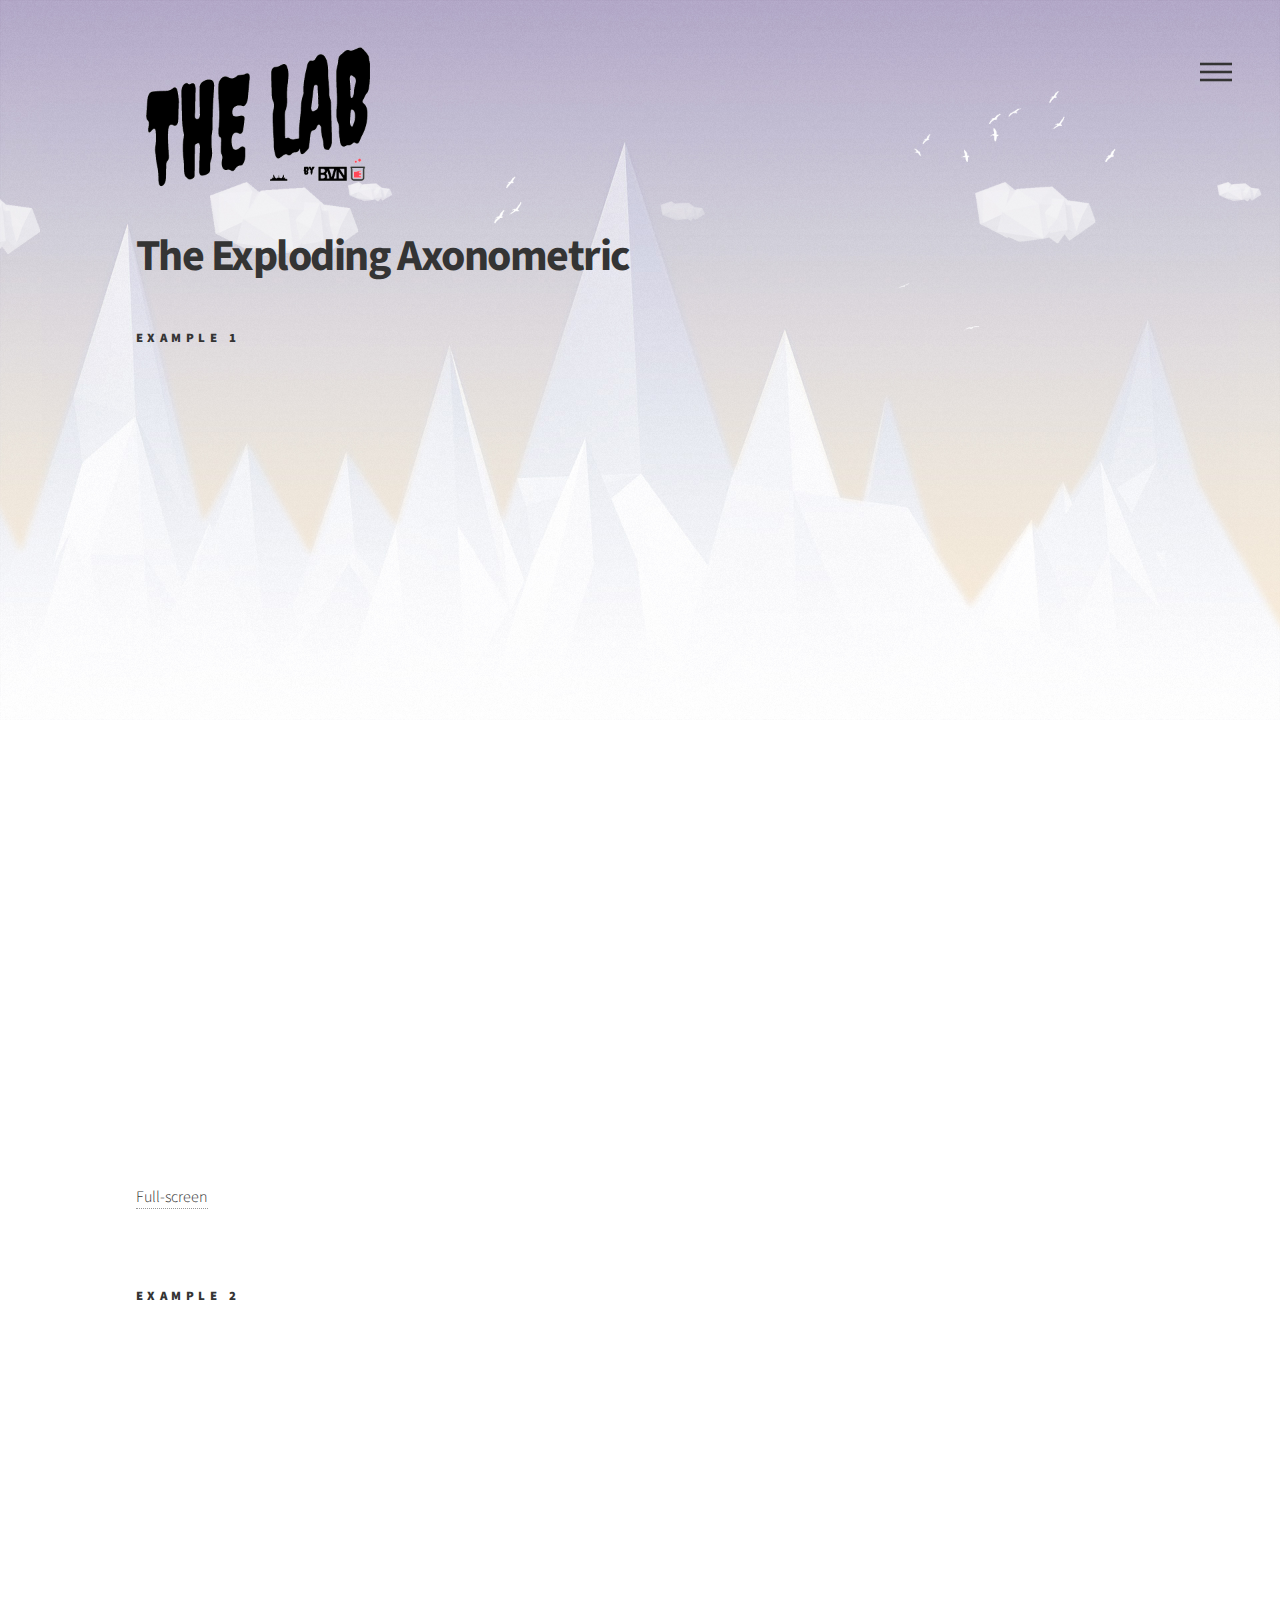
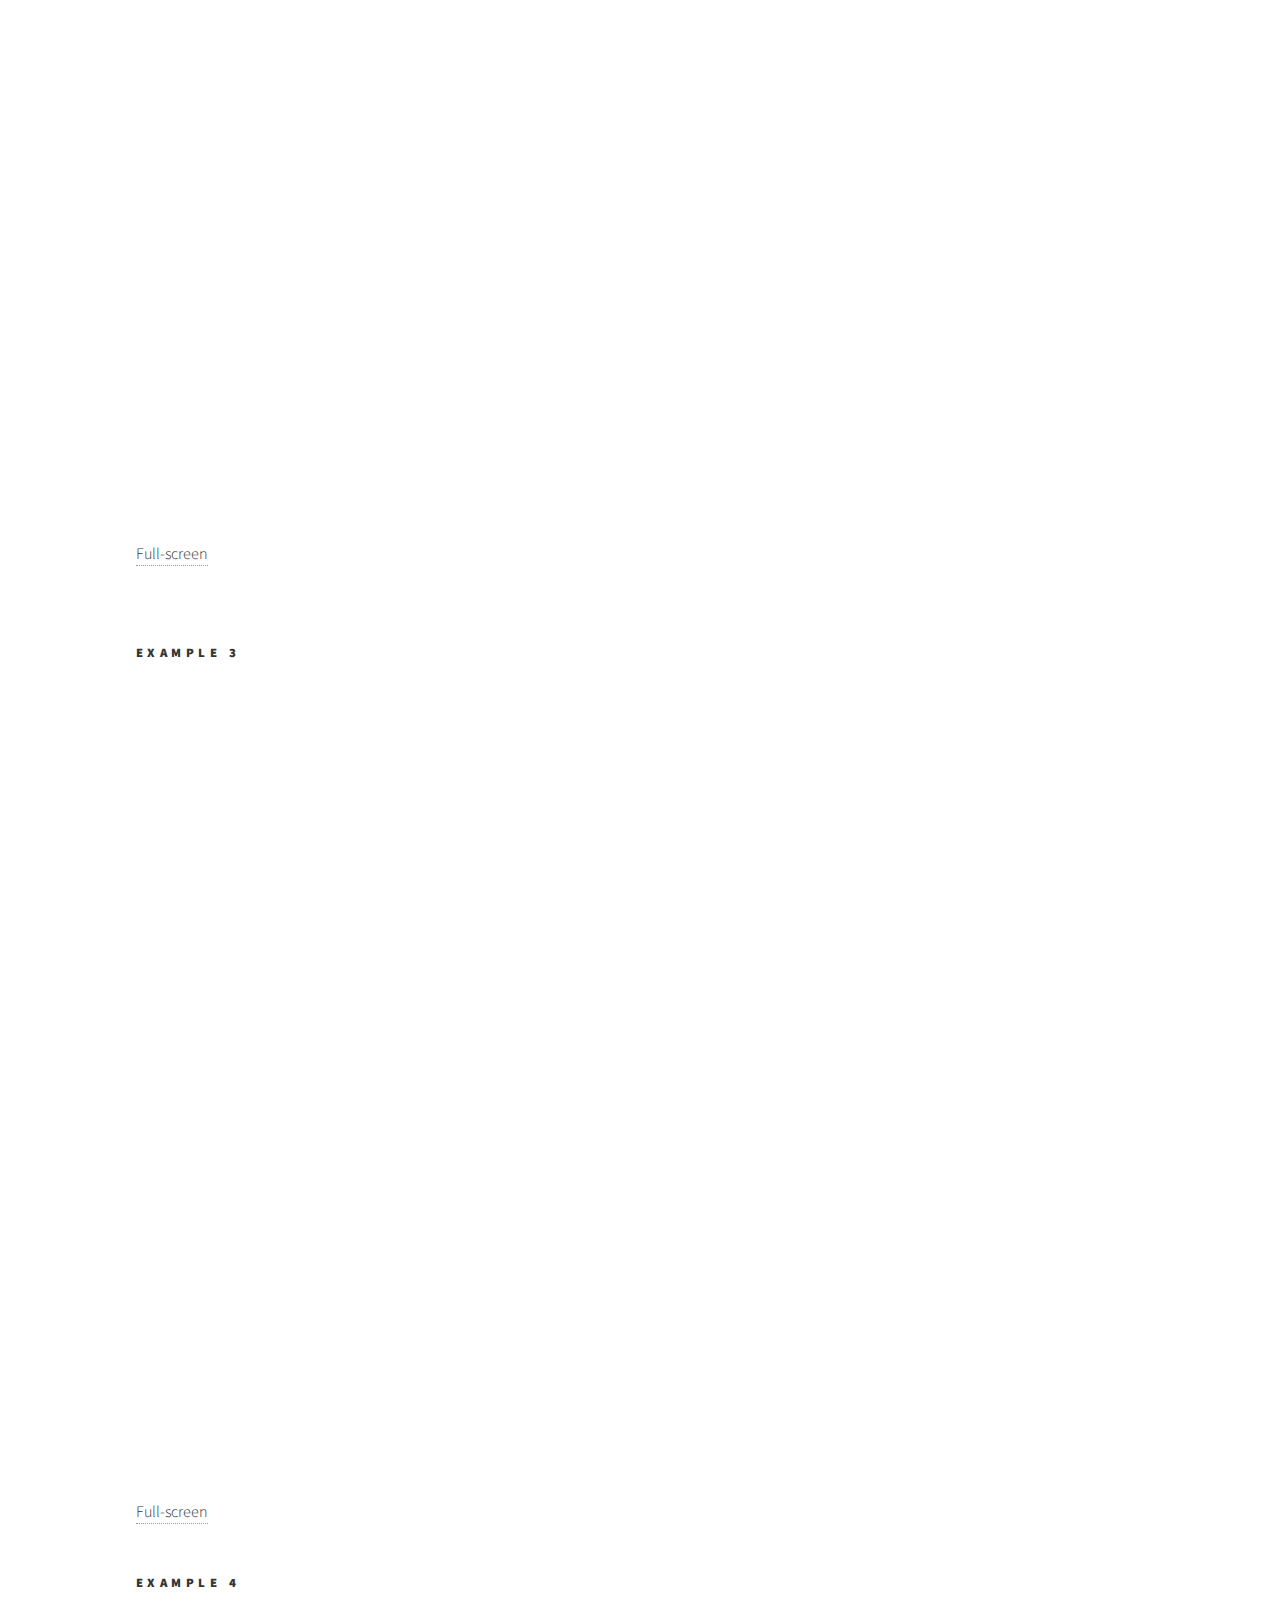
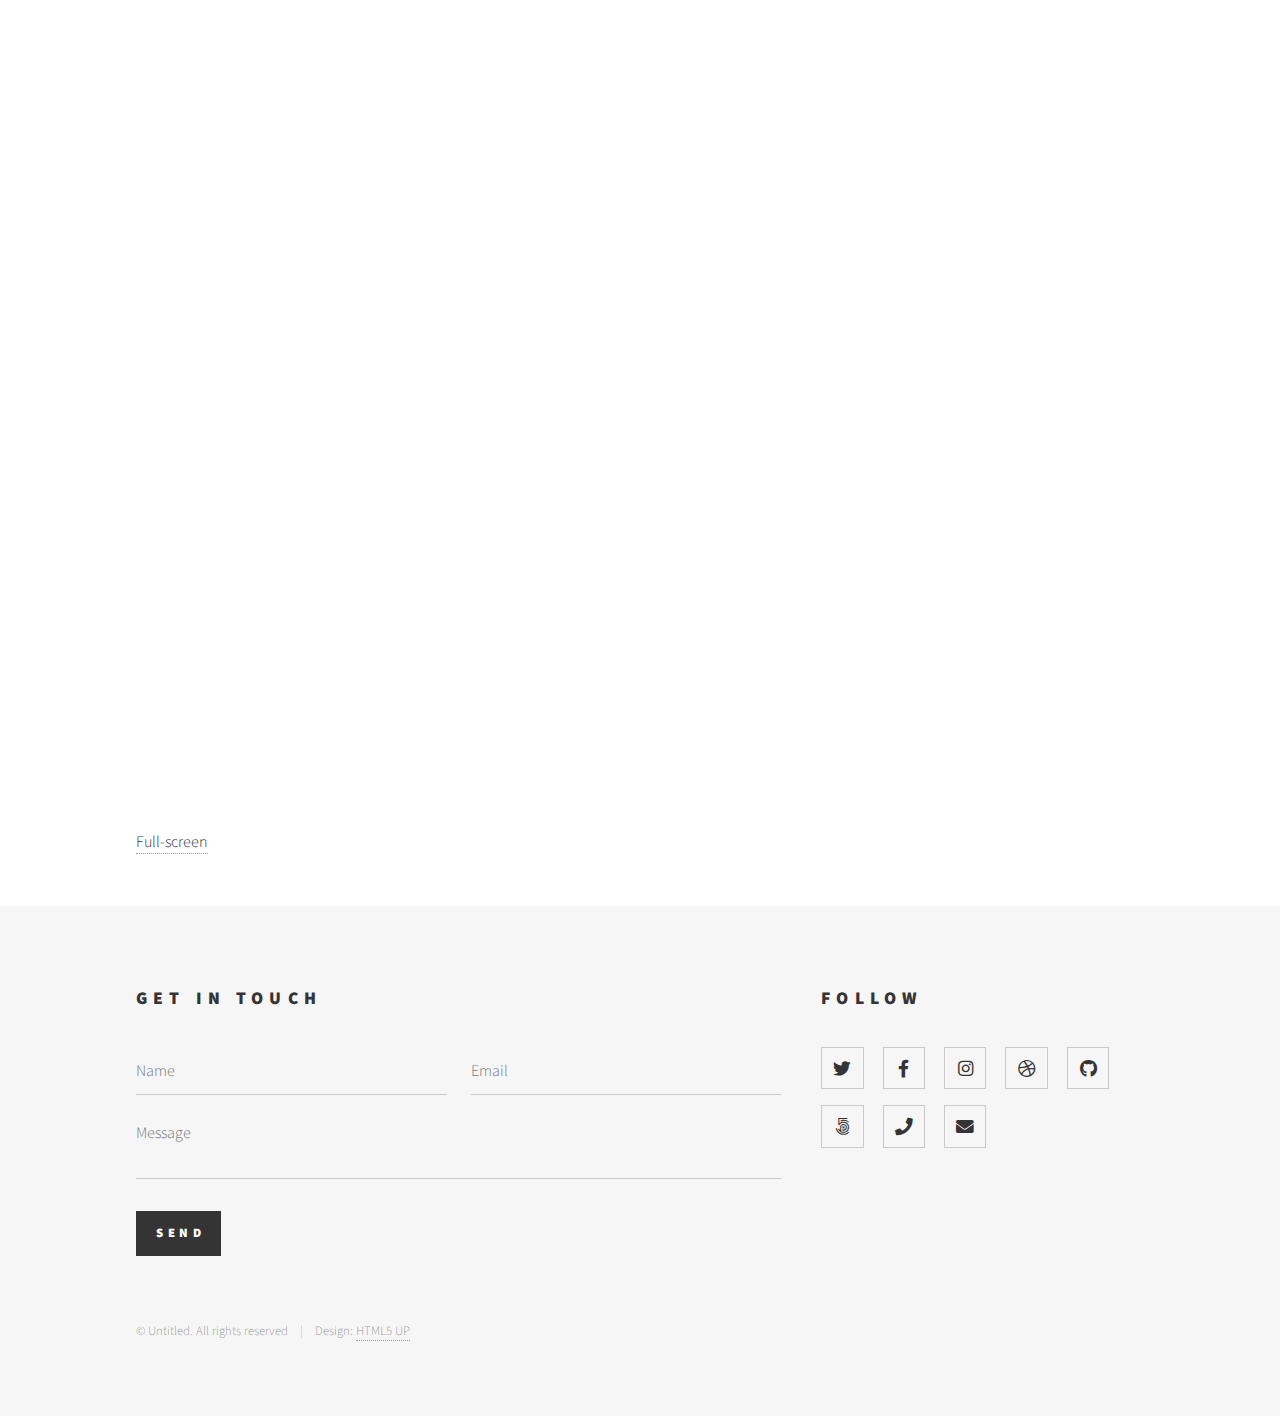
<file: diagram_explodingaxonometric.html>
<!DOCTYPE HTML>
<!--
	Phantom by HTML5 UP
	html5up.net | @ajlkn
	Free for personal and commercial use under the CCA 3.0 license (html5up.net/license)
-->
<html>
	<head>
		<title>Interactives Lab</title>
		<meta charset="utf-8" />
		<meta name="viewport" content="width=device-width, initial-scale=1, user-scalable=no" />
		<link rel="stylesheet" href="assets/css/main.css" />
		<noscript><link rel="stylesheet" href="assets/css/noscript.css" /></noscript>
	</head>
	<body class="is-preload">
		<!-- Wrapper -->
			<div id="wrapper">

				<!-- Header -->
					<header id="header">
						<div class="inner">

							<!-- Logo -->
								<a href="index.html" class="logo">
									<span class="symbol"><img src="images/labLogo.gif" alt="" style="width: 250px; height: 150px; margin-bottom: 20px; margin-right:10px" /></span>
								</a>

							<!-- Nav -->
								<nav>
									<ul>
										<li><a href="#menu">Menu</a></li>
									</ul>
								</nav>

						</div>
					</header>

				<!-- Menu -->
					<nav id="menu">
						<h2>Menu</h2>
						<ul>
							<li><a href="index.html">Home</a></li>
							<li><a href="diagrams.html">Diagram Catalogue</a></li>
							<li><a href="layouts.html">Layout Catalogue</a></li>
							<li><a href="thePitch.html">About</a></li>
						</ul>
					</nav>

				<!-- Main -->
					<div id="main">
						<div class="inner">
							<h1>The Exploding Axonometric</h1>
							
							<h4>Example 1</h4>
							<span class="image main"><iframe src="https://mpag.github.io/BVN-ARGENT.github.io/qutPages/diagram01/" style="width: 100%; height: 800px;" title="description"></iframe>
							<a href="https://mpag.github.io/BVN-ARGENT.github.io/qutPages/diagram01/">Full-screen</a></span>
							<br>
							
							<h4>Example 2</h4>
							<span class="image main"><iframe src="https://mpagbvn.github.io/BVN-QUT-HWP.github.io/qutPages/diagram02/" style="width: 100%; height: 800px;" title="description"></iframe><a href="https://mpagbvn.github.io/BVN-QUT-HWP.github.io/qutPages/diagram02/">Full-screen</a></span>
							<br>
							
							<h4>Example 3</h4>
							<span class="image main"><iframe src="https://mpag.github.io/mlc/mlcAxo2/" style="width: 100%; height: 800px;" title="description"></iframe><a href="https://mpag.github.io/mlc/mlcAxo2/">Full-screen</a></span>
							
							<h4>Example 4</h4>
							<span class="image main"><iframe src="https://mpag.github.io/ola/olaAxo2/" style="width: 100%; height: 800px;" title="description"></iframe><a href="https://mpag.github.io/ola/olaAxo2/">Full-screen</a></span>
							
<!-- 							<p><i>Brief description of diagram and it's utility.</i><br>
							<ul>
								<li>Rotation & Animation by Touch & Double-Tap<br></li>
								<li>Requires a Rhino/Revit Model<br></li>
								<li><b>2 Days Lead Time</b></li>
							</ul>

							Designed for <a href="http://www.bvn.com.au">BVN</a> by <a href="http://www.mitchell-page.com.au">Mitch.</a></p> -->
					
							</header>
						</div>
					</div>

				<!-- Footer -->
					<footer id="footer">
						<div class="inner">
							<section>
								<h2>Get in touch</h2>
								<form method="post" action="#">
									<div class="fields">
										<div class="field half">
											<input type="text" name="name" id="name" placeholder="Name" />
										</div>
										<div class="field half">
											<input type="email" name="email" id="email" placeholder="Email" />
										</div>
										<div class="field">
											<textarea name="message" id="message" placeholder="Message"></textarea>
										</div>
									</div>
									<ul class="actions">
										<li><input type="submit" value="Send" class="primary" /></li>
									</ul>
								</form>
							</section>
							<section>
								<h2>Follow</h2>
								<ul class="icons">
									<li><a href="#" class="icon brands style2 fa-twitter"><span class="label">Twitter</span></a></li>
									<li><a href="#" class="icon brands style2 fa-facebook-f"><span class="label">Facebook</span></a></li>
									<li><a href="#" class="icon brands style2 fa-instagram"><span class="label">Instagram</span></a></li>
									<li><a href="#" class="icon brands style2 fa-dribbble"><span class="label">Dribbble</span></a></li>
									<li><a href="#" class="icon brands style2 fa-github"><span class="label">GitHub</span></a></li>
									<li><a href="#" class="icon brands style2 fa-500px"><span class="label">500px</span></a></li>
									<li><a href="#" class="icon solid style2 fa-phone"><span class="label">Phone</span></a></li>
									<li><a href="#" class="icon solid style2 fa-envelope"><span class="label">Email</span></a></li>
								</ul>
							</section>
							<ul class="copyright">
								<li>&copy; Untitled. All rights reserved</li><li>Design: <a href="http://html5up.net">HTML5 UP</a></li>
							</ul>
						</div>
					</footer>

			</div>

		<!-- Scripts -->
			<script src="assets/js/jquery.min.js"></script>
			<script src="assets/js/browser.min.js"></script>
			<script src="assets/js/breakpoints.min.js"></script>
			<script src="assets/js/util.js"></script>
			<script src="assets/js/main.js"></script>

	</body>
</html>
</file>
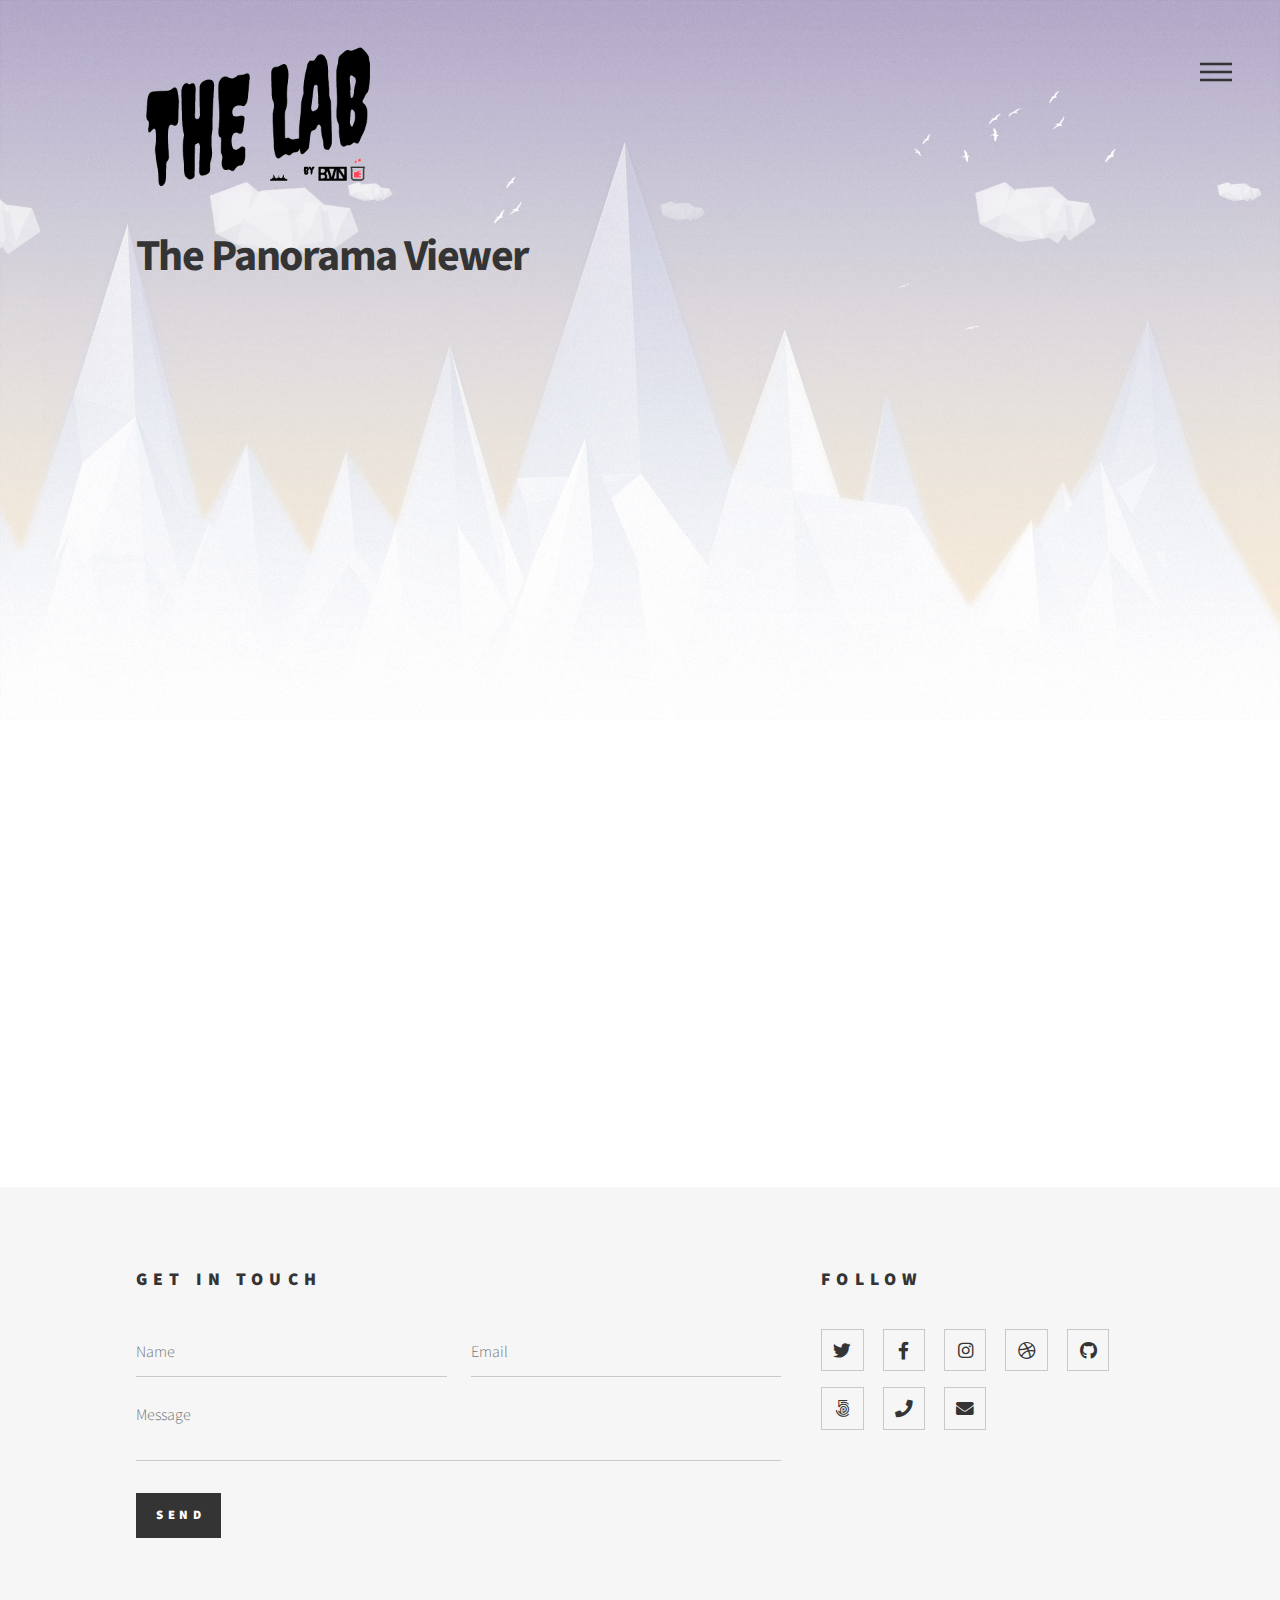
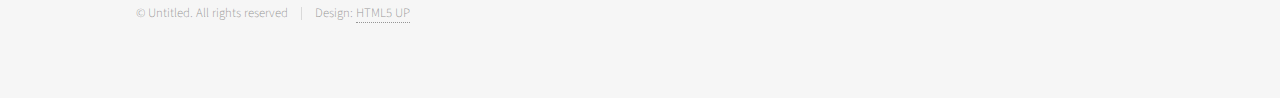
<file: diagram_panorama.html>
<!DOCTYPE HTML>
<!--
	Phantom by HTML5 UP
	html5up.net | @ajlkn
	Free for personal and commercial use under the CCA 3.0 license (html5up.net/license)
-->
<html>
	<head>
		<title>Interactives Lab</title>
		<meta charset="utf-8" />
		<meta name="viewport" content="width=device-width, initial-scale=1, user-scalable=no" />
		<link rel="stylesheet" href="assets/css/main.css" />
		<noscript><link rel="stylesheet" href="assets/css/noscript.css" /></noscript>
	</head>
	<body class="is-preload">
		<!-- Wrapper -->
			<div id="wrapper">

				<!-- Header -->
					<header id="header">
						<div class="inner">

							<!-- Logo -->
								<a href="index.html" class="logo">
									<span class="symbol"><img src="images/labLogo.gif" alt="" style="width: 250px; height: 150px; margin-bottom: 20px; margin-right:10px" /></span>
								</a>

							<!-- Nav -->
								<nav>
									<ul>
										<li><a href="#menu">Menu</a></li>
									</ul>
								</nav>

						</div>
					</header>

				<!-- Menu -->
					<nav id="menu">
						<h2>Menu</h2>
						<ul>
							<li><a href="index.html">Home</a></li>
							<li><a href="generic.html">Diagram Selection</a></li>
							<li><a href="generic.html">Layout Selection</a></li>
							<li><a href="index.html">About</a></li>
						</ul>
					</nav>

				<!-- Main -->
					<div id="main">
						<div class="inner">
							<h1>The Panorama Viewer</h1>
							<span class="image main"><iframe src="https://mpag.github.io/mlc/mlcPano/" style="width: 100%; height: 800px;" title="description"></iframe></span>
<!-- 							<p><i>Brief description of diagram and it's utility.</i><br>
							<ul>
								<li>Rotation/Animation via your Click or Touch<br></li>
								<li>Requires a Panorama JPG, PNG, or BMP<br></li>
								<li><b>0.25 Days Lead Time</b></li>
							</ul>

							Designed for <a href="http://www.bvn.com.au">BVN</a> by <a href="http://www.mitchell-page.com.au">Mitch.</a></p> -->
					
							</header>
						</div>
					</div>

				<!-- Footer -->
					<footer id="footer">
						<div class="inner">
							<section>
								<h2>Get in touch</h2>
								<form method="post" action="#">
									<div class="fields">
										<div class="field half">
											<input type="text" name="name" id="name" placeholder="Name" />
										</div>
										<div class="field half">
											<input type="email" name="email" id="email" placeholder="Email" />
										</div>
										<div class="field">
											<textarea name="message" id="message" placeholder="Message"></textarea>
										</div>
									</div>
									<ul class="actions">
										<li><input type="submit" value="Send" class="primary" /></li>
									</ul>
								</form>
							</section>
							<section>
								<h2>Follow</h2>
								<ul class="icons">
									<li><a href="#" class="icon brands style2 fa-twitter"><span class="label">Twitter</span></a></li>
									<li><a href="#" class="icon brands style2 fa-facebook-f"><span class="label">Facebook</span></a></li>
									<li><a href="#" class="icon brands style2 fa-instagram"><span class="label">Instagram</span></a></li>
									<li><a href="#" class="icon brands style2 fa-dribbble"><span class="label">Dribbble</span></a></li>
									<li><a href="#" class="icon brands style2 fa-github"><span class="label">GitHub</span></a></li>
									<li><a href="#" class="icon brands style2 fa-500px"><span class="label">500px</span></a></li>
									<li><a href="#" class="icon solid style2 fa-phone"><span class="label">Phone</span></a></li>
									<li><a href="#" class="icon solid style2 fa-envelope"><span class="label">Email</span></a></li>
								</ul>
							</section>
							<ul class="copyright">
								<li>&copy; Untitled. All rights reserved</li><li>Design: <a href="http://html5up.net">HTML5 UP</a></li>
							</ul>
						</div>
					</footer>

			</div>

		<!-- Scripts -->
			<script src="assets/js/jquery.min.js"></script>
			<script src="assets/js/browser.min.js"></script>
			<script src="assets/js/breakpoints.min.js"></script>
			<script src="assets/js/util.js"></script>
			<script src="assets/js/main.js"></script>

	</body>
</html>
</file>
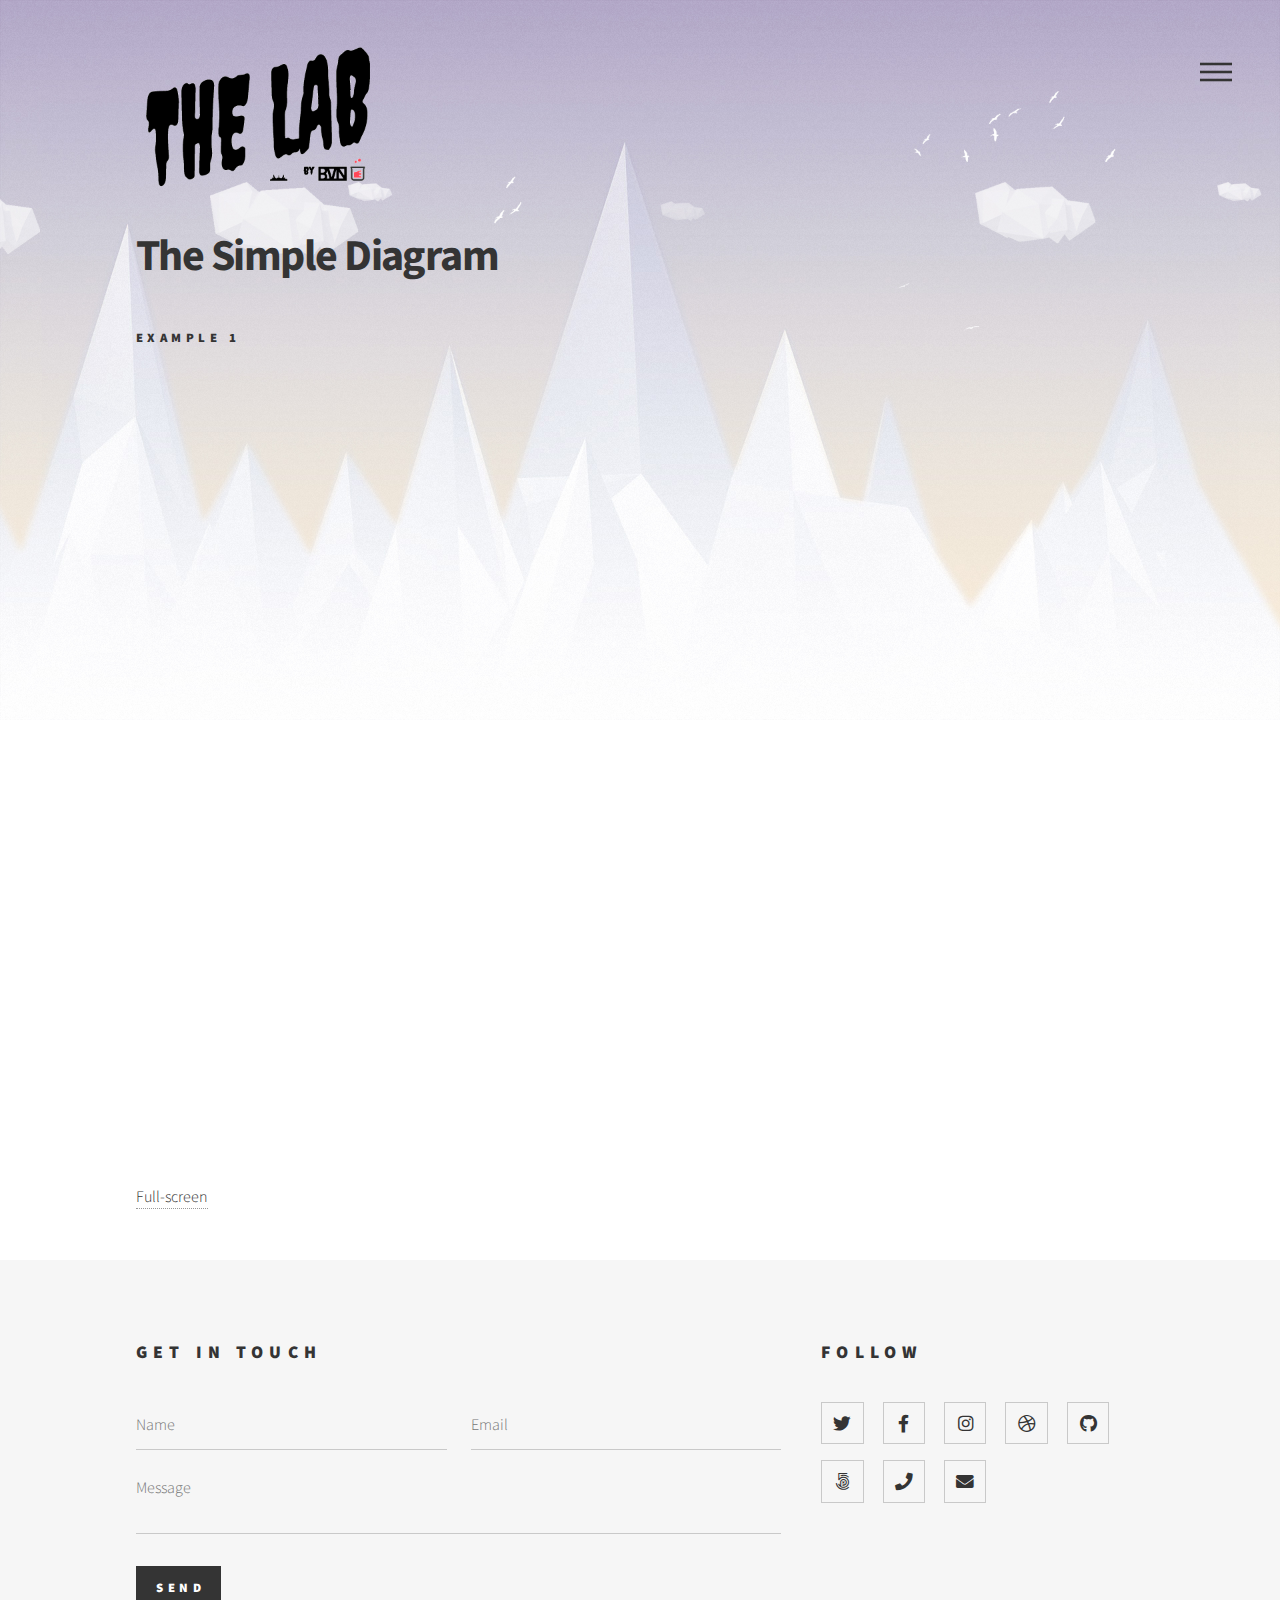
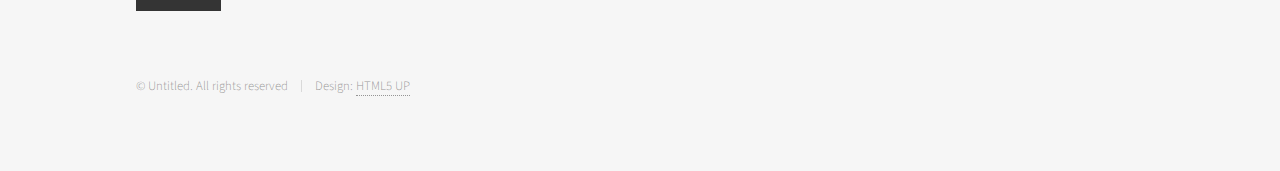
<file: diagram_simple.html>
<!DOCTYPE HTML>
<!--
	Phantom by HTML5 UP
	html5up.net | @ajlkn
	Free for personal and commercial use under the CCA 3.0 license (html5up.net/license)
-->
<html>
	<head>
		<title>Interactives Lab</title>
		<meta charset="utf-8" />
		<meta name="viewport" content="width=device-width, initial-scale=1, user-scalable=no" />
		<link rel="stylesheet" href="assets/css/main.css" />
		<noscript><link rel="stylesheet" href="assets/css/noscript.css" /></noscript>
	</head>
	<body class="is-preload">
		<!-- Wrapper -->
			<div id="wrapper">

				<!-- Header -->
					<header id="header">
						<div class="inner">

							<!-- Logo -->
								<a href="index.html" class="logo">
									<span class="symbol"><img src="images/labLogo.gif" alt="" style="width: 250px; height: 150px; margin-bottom: 20px; margin-right:10px" /></span>
								</a>

							<!-- Nav -->
								<nav>
									<ul>
										<li><a href="#menu">Menu</a></li>
									</ul>
								</nav>

						</div>
					</header>

				<!-- Menu -->
					<nav id="menu">
						<h2>Menu</h2>
						<ul>
							<li><a href="index.html">Home</a></li>
							<li><a href="diagrams.html">Diagram Catalogue</a></li>
							<li><a href="layouts.html">Layout Catalogue</a></li>
							<li><a href="thePitch.html">About</a></li>
						</ul>
					</nav>

				<!-- Main -->
					<div id="main">
						<div class="inner">
							<h1>The Simple Diagram</h1>

							<h4>Example 1</h4>
							<span class="image main"><iframe src="https://mpagbvn.github.io/BVN-QUT-HWP.github.io/qutPages/diagram01/" style="width: 100%; height: 800px;" title="description"></iframe>
							<a href="https://mpagbvn.github.io/BVN-QUT-HWP.github.io/qutPages/diagram01/">Full-screen</a></span>
<!-- 							<p><i>Brief description of diagram and it's utility.</i><br>
							<ul>
								<li>Rotation by Touch<br></li>
								<li>Requires a Rhino/Revit Model<br></li>
								<li><b>0.5 Days Lead Time</b></li>
							</ul>

							Designed for <a href="http://www.bvn.com.au">BVN</a> by <a href="http://www.mitchell-page.com.au">Mitch.</a></p> -->
					
							</header>
						</div>
					</div>

				<!-- Footer -->
					<footer id="footer">
						<div class="inner">
							<section>
								<h2>Get in touch</h2>
								<form method="post" action="#">
									<div class="fields">
										<div class="field half">
											<input type="text" name="name" id="name" placeholder="Name" />
										</div>
										<div class="field half">
											<input type="email" name="email" id="email" placeholder="Email" />
										</div>
										<div class="field">
											<textarea name="message" id="message" placeholder="Message"></textarea>
										</div>
									</div>
									<ul class="actions">
										<li><input type="submit" value="Send" class="primary" /></li>
									</ul>
								</form>
							</section>
							<section>
								<h2>Follow</h2>
								<ul class="icons">
									<li><a href="#" class="icon brands style2 fa-twitter"><span class="label">Twitter</span></a></li>
									<li><a href="#" class="icon brands style2 fa-facebook-f"><span class="label">Facebook</span></a></li>
									<li><a href="#" class="icon brands style2 fa-instagram"><span class="label">Instagram</span></a></li>
									<li><a href="#" class="icon brands style2 fa-dribbble"><span class="label">Dribbble</span></a></li>
									<li><a href="#" class="icon brands style2 fa-github"><span class="label">GitHub</span></a></li>
									<li><a href="#" class="icon brands style2 fa-500px"><span class="label">500px</span></a></li>
									<li><a href="#" class="icon solid style2 fa-phone"><span class="label">Phone</span></a></li>
									<li><a href="#" class="icon solid style2 fa-envelope"><span class="label">Email</span></a></li>
								</ul>
							</section>
							<ul class="copyright">
								<li>&copy; Untitled. All rights reserved</li><li>Design: <a href="http://html5up.net">HTML5 UP</a></li>
							</ul>
						</div>
					</footer>

			</div>

		<!-- Scripts -->
			<script src="assets/js/jquery.min.js"></script>
			<script src="assets/js/browser.min.js"></script>
			<script src="assets/js/breakpoints.min.js"></script>
			<script src="assets/js/util.js"></script>
			<script src="assets/js/main.js"></script>

	</body>
</html>
</file>
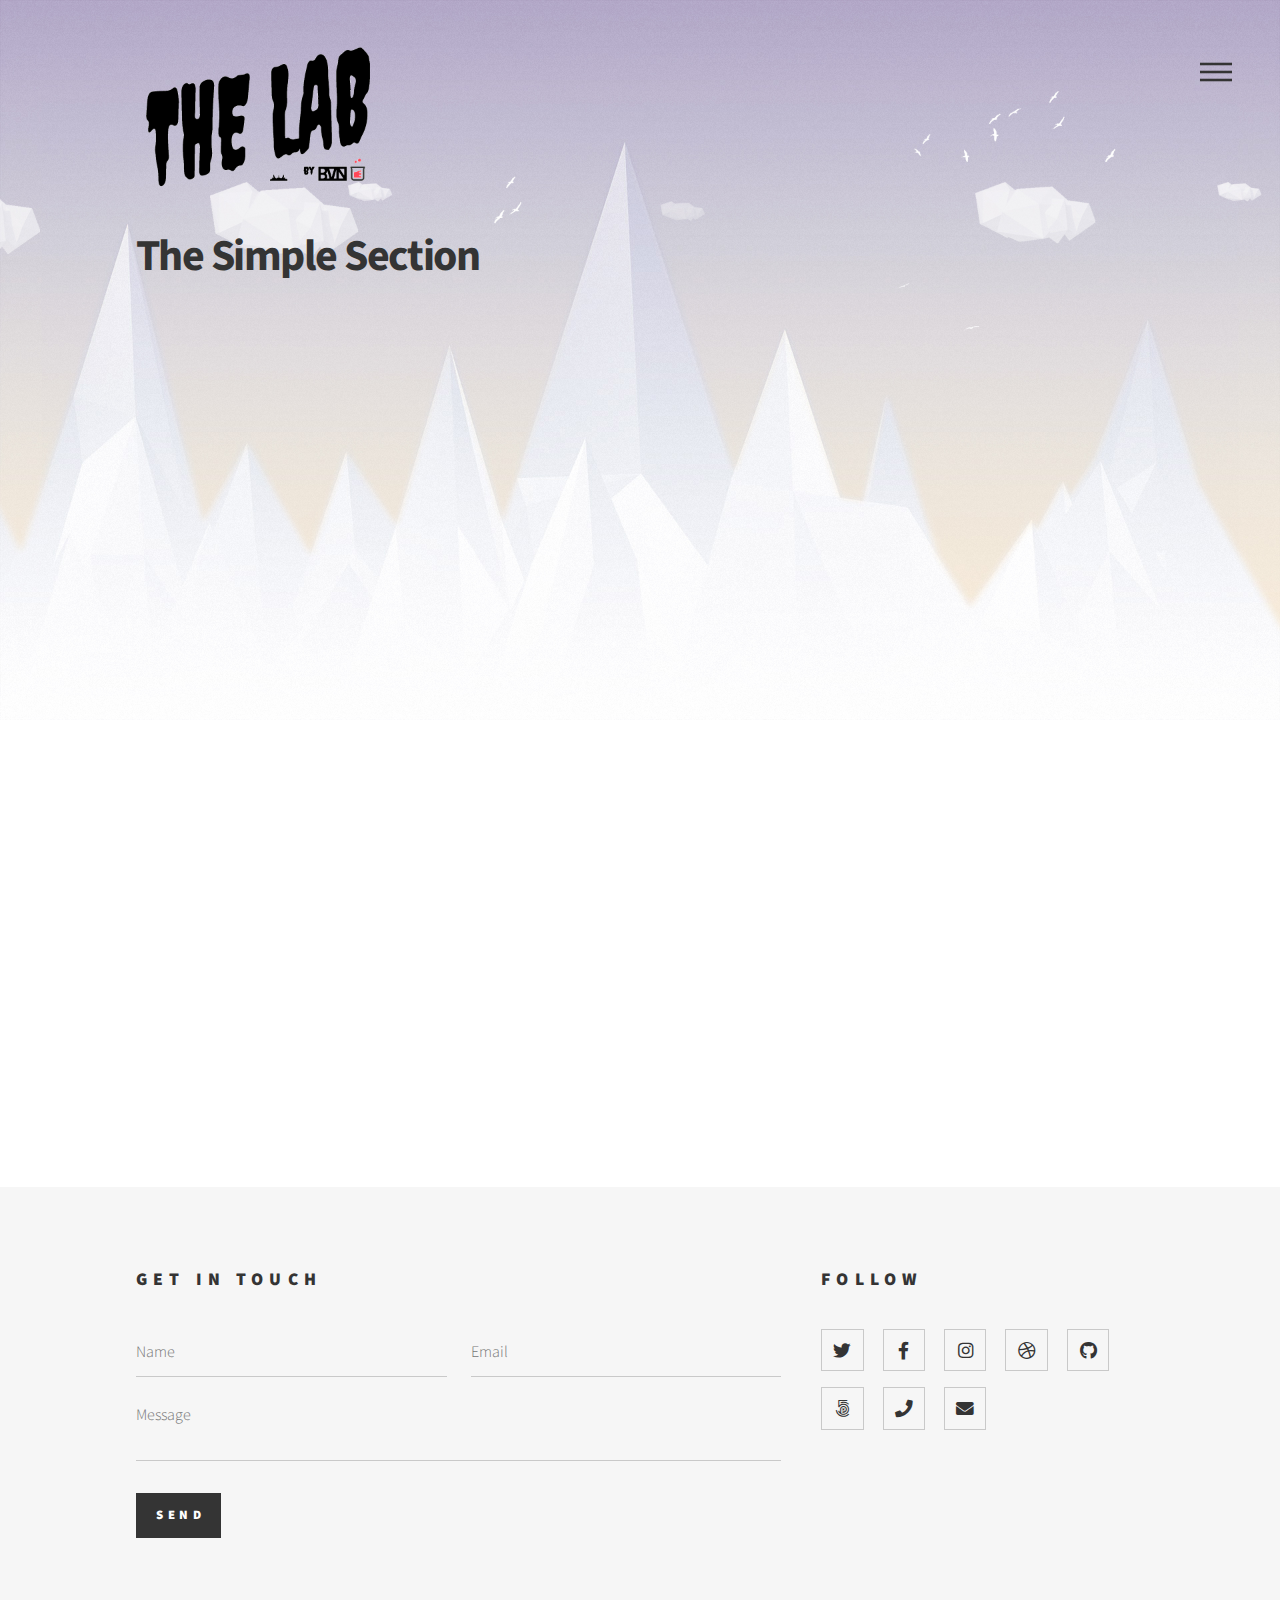
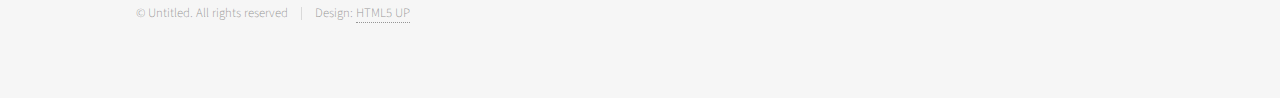
<file: diagram_simplesection.html>
<!DOCTYPE HTML>
<!--
	Phantom by HTML5 UP
	html5up.net | @ajlkn
	Free for personal and commercial use under the CCA 3.0 license (html5up.net/license)
-->
<html>
	<head>
		<title>Interactives Lab</title>
		<meta charset="utf-8" />
		<meta name="viewport" content="width=device-width, initial-scale=1, user-scalable=no" />
		<link rel="stylesheet" href="assets/css/main.css" />
		<noscript><link rel="stylesheet" href="assets/css/noscript.css" /></noscript>
	</head>
	<body class="is-preload">
		<!-- Wrapper -->
			<div id="wrapper">

				<!-- Header -->
					<header id="header">
						<div class="inner">

							<!-- Logo -->
								<a href="index.html" class="logo">
									<span class="symbol"><img src="images/labLogo.gif" alt="" style="width: 250px; height: 150px; margin-bottom: 20px; margin-right:10px" /></span>
								</a>

							<!-- Nav -->
								<nav>
									<ul>
										<li><a href="#menu">Menu</a></li>
									</ul>
								</nav>

						</div>
					</header>

				<!-- Menu -->
					<nav id="menu">
						<h2>Menu</h2>
						<ul>
							<li><a href="index.html">Home</a></li>
							<li><a href="diagrams.html">Diagram Catalogue</a></li>
							<li><a href="layouts.html">Layout Catalogue</a></li>
							<li><a href="thePitch.html">About</a></li>
						</ul>
					</nav>

				<!-- Main -->
					<div id="main">
						<div class="inner">
							<h1>The Simple Section</h1>
							<span class="image main"><iframe src="https://mpag.github.io/mlc/mlcSect/" style="width: 100%; height: 800px;" title="description"></iframe></span>
<!-- 							<p><i>Brief description of diagram and it's utility.</i><br>
							<ul>
								<li>Rotation by Mouse/Phone Movement<br></li>
								<li>Requires a Rhino/Revit Model<br></li>
								<li><b>1 Days Lead Time</b></li>
							</ul>

							Designed for <a href="http://www.bvn.com.au">BVN</a> by <a href="http://www.mitchell-page.com.au">Mitch.</a></p> -->
					
							</header>
						</div>
					</div>

				<!-- Footer -->
					<footer id="footer">
						<div class="inner">
							<section>
								<h2>Get in touch</h2>
								<form method="post" action="#">
									<div class="fields">
										<div class="field half">
											<input type="text" name="name" id="name" placeholder="Name" />
										</div>
										<div class="field half">
											<input type="email" name="email" id="email" placeholder="Email" />
										</div>
										<div class="field">
											<textarea name="message" id="message" placeholder="Message"></textarea>
										</div>
									</div>
									<ul class="actions">
										<li><input type="submit" value="Send" class="primary" /></li>
									</ul>
								</form>
							</section>
							<section>
								<h2>Follow</h2>
								<ul class="icons">
									<li><a href="#" class="icon brands style2 fa-twitter"><span class="label">Twitter</span></a></li>
									<li><a href="#" class="icon brands style2 fa-facebook-f"><span class="label">Facebook</span></a></li>
									<li><a href="#" class="icon brands style2 fa-instagram"><span class="label">Instagram</span></a></li>
									<li><a href="#" class="icon brands style2 fa-dribbble"><span class="label">Dribbble</span></a></li>
									<li><a href="#" class="icon brands style2 fa-github"><span class="label">GitHub</span></a></li>
									<li><a href="#" class="icon brands style2 fa-500px"><span class="label">500px</span></a></li>
									<li><a href="#" class="icon solid style2 fa-phone"><span class="label">Phone</span></a></li>
									<li><a href="#" class="icon solid style2 fa-envelope"><span class="label">Email</span></a></li>
								</ul>
							</section>
							<ul class="copyright">
								<li>&copy; Untitled. All rights reserved</li><li>Design: <a href="http://html5up.net">HTML5 UP</a></li>
							</ul>
						</div>
					</footer>

			</div>

		<!-- Scripts -->
			<script src="assets/js/jquery.min.js"></script>
			<script src="assets/js/browser.min.js"></script>
			<script src="assets/js/breakpoints.min.js"></script>
			<script src="assets/js/util.js"></script>
			<script src="assets/js/main.js"></script>

	</body>
</html>
</file>
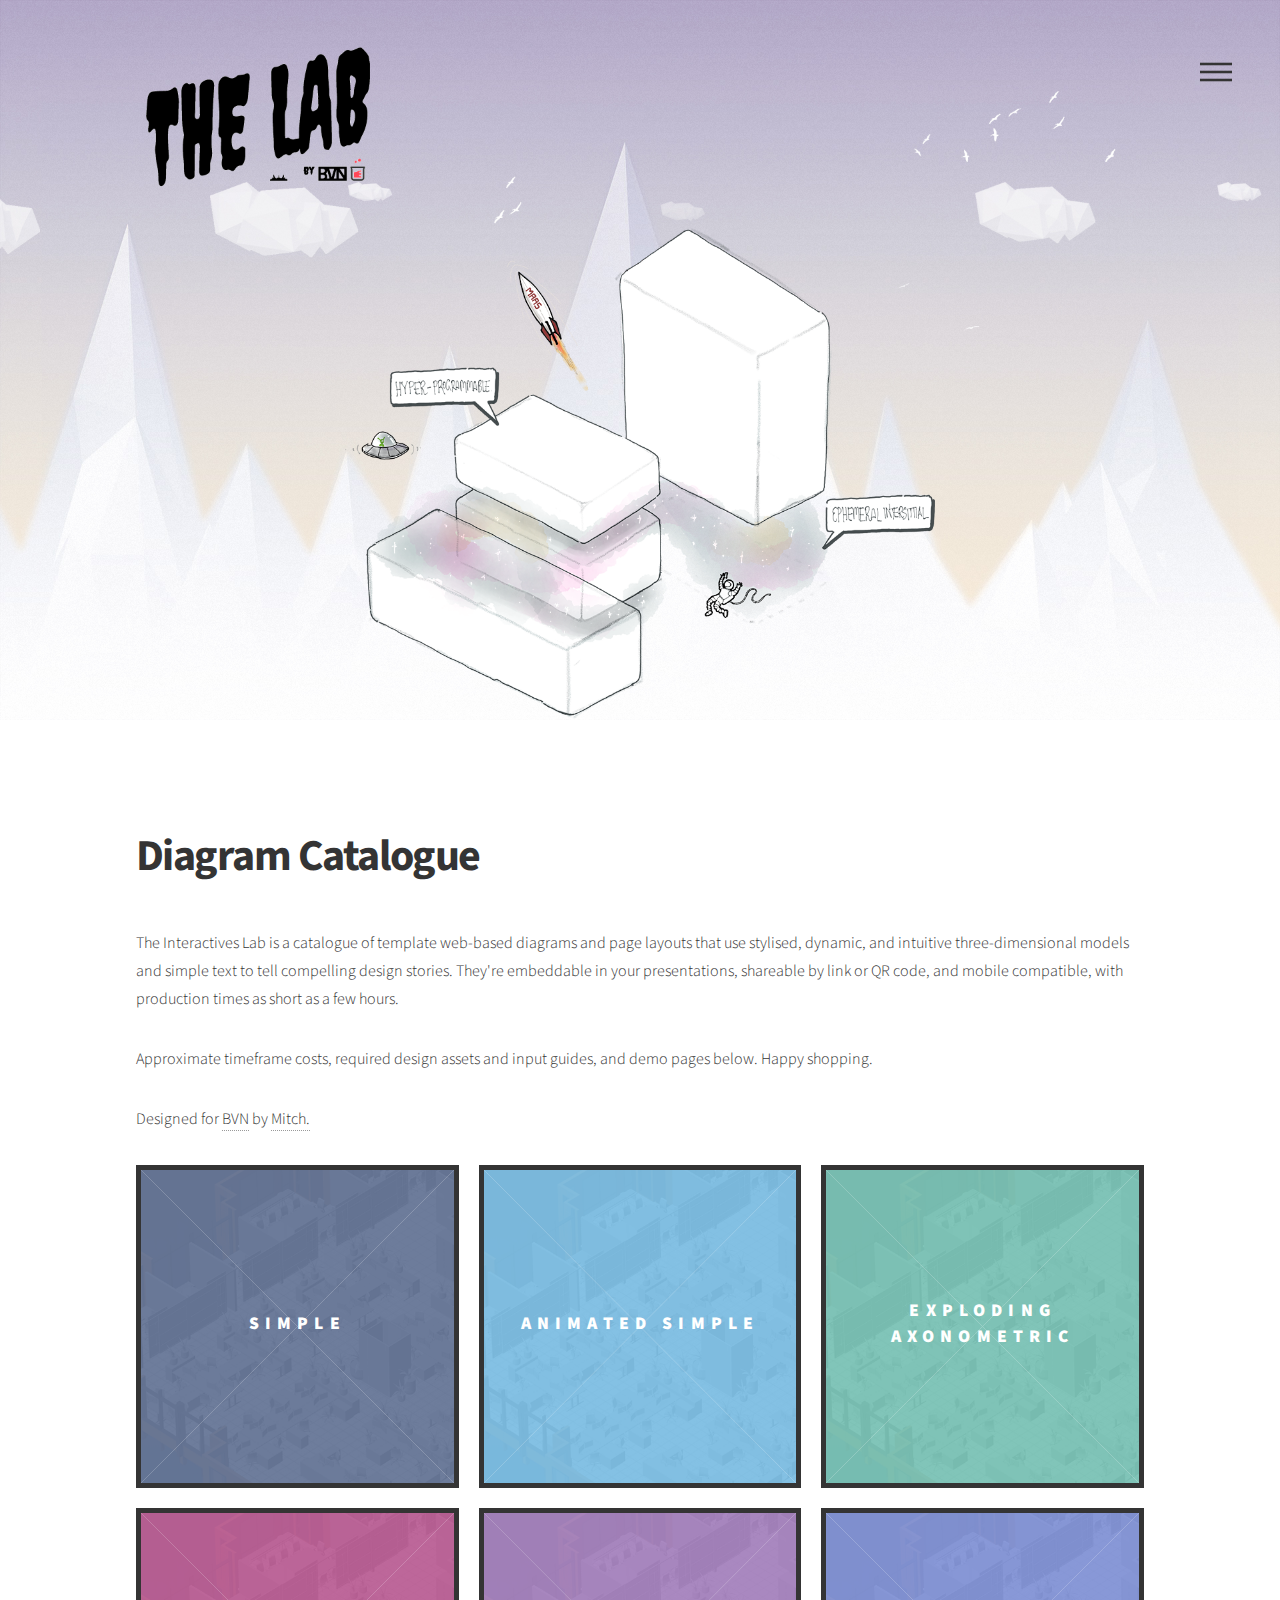
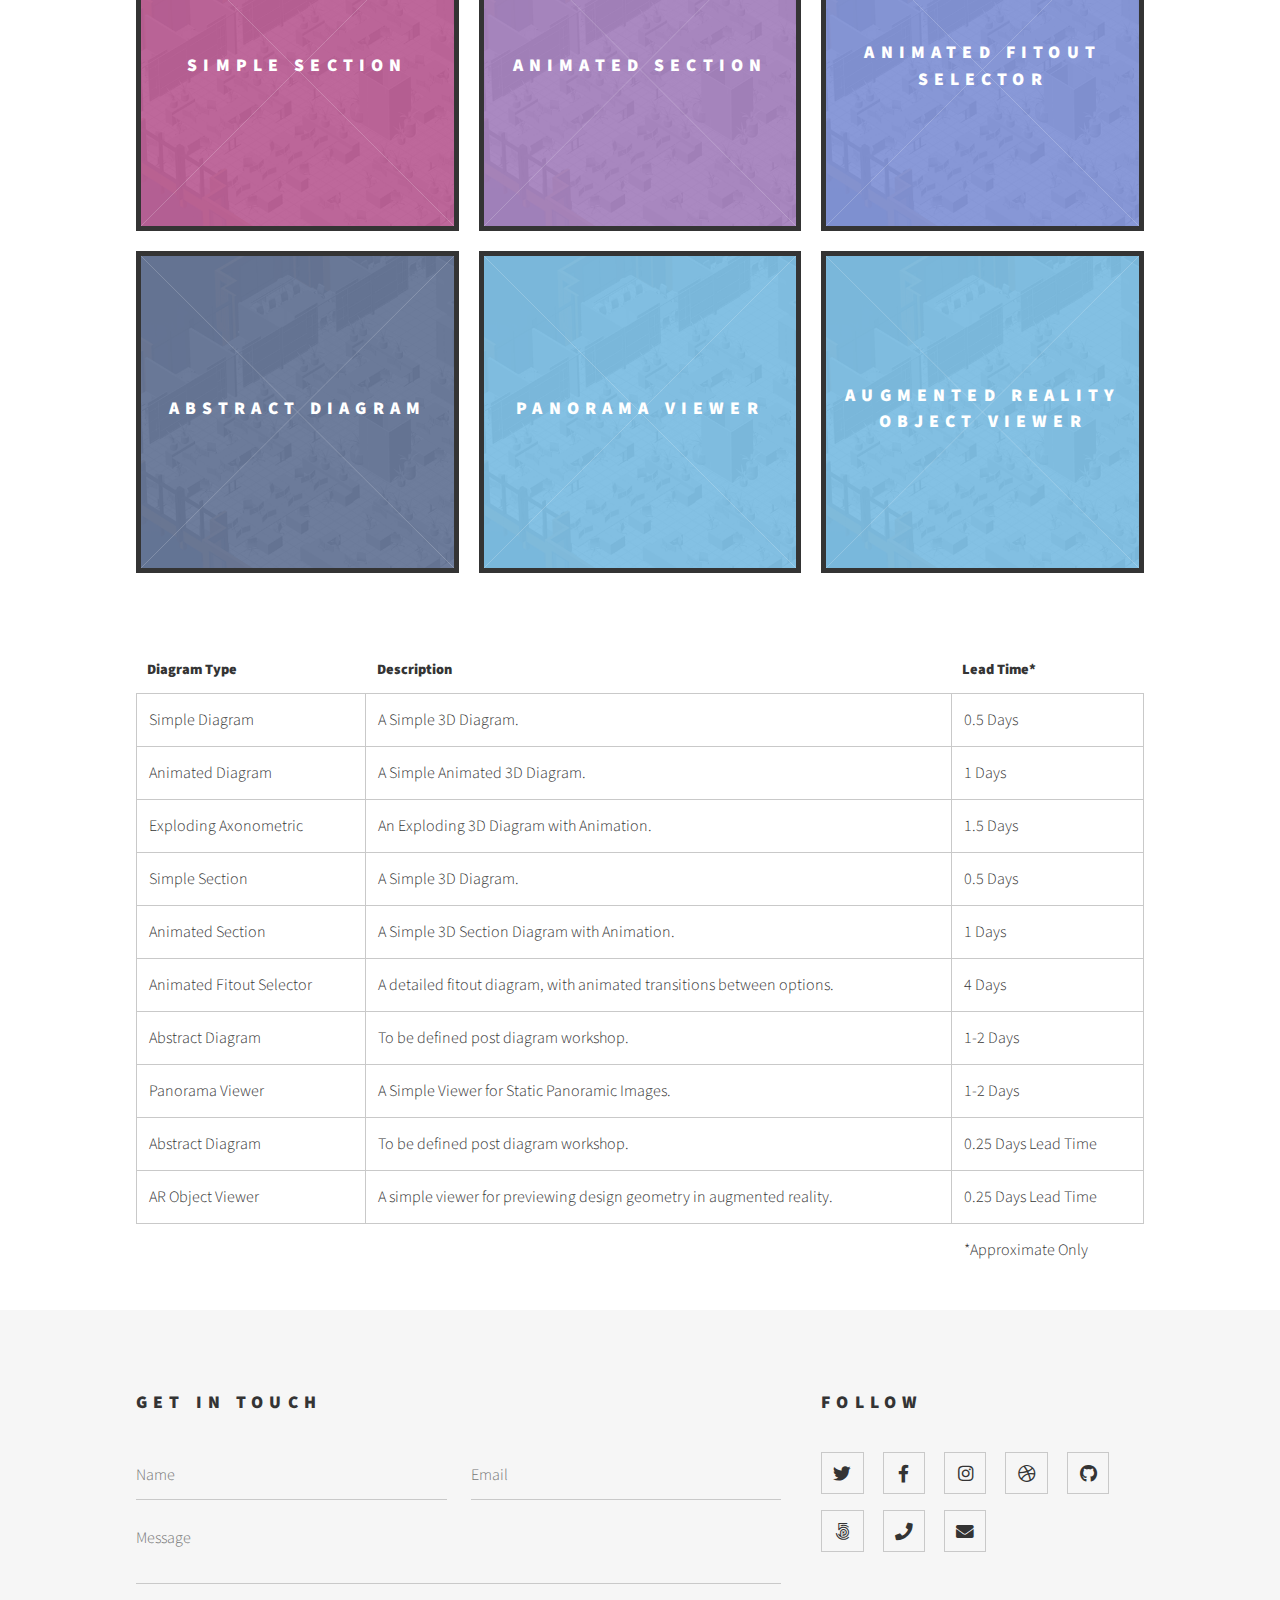
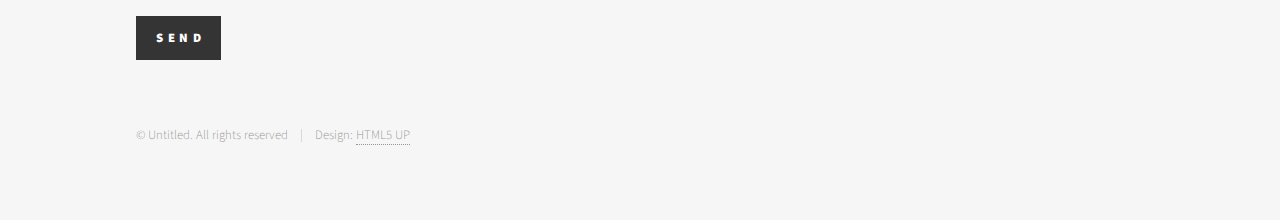
<file: diagrams.html>
<!DOCTYPE HTML>
<!--
	Phantom by HTML5 UP
	html5up.net | @ajlkn
	Free for personal and commercial use under the CCA 3.0 license (html5up.net/license)
-->
<html>
	<head>
		<title>Interactives Lab</title>
		<meta charset="utf-8" />
		<meta name="viewport" content="width=device-width, initial-scale=1, user-scalable=no" />
		<link rel="stylesheet" href="assets/css/main.css" />
		<noscript><link rel="stylesheet" href="assets/css/noscript.css" /></noscript>
	</head>
	<body class="is-preload">
		<!-- Wrapper -->
			<div id="wrapper">

				<!-- Header -->
					<header id="header">
						<div class="inner">

							<!-- Logo -->
								<a href="index.html" class="logo">
									<span class="symbol"><img src="images/labLogo.gif" alt="" style="width: 250px; height: 150px; margin-bottom: 20px; margin-right:10px" /></span>
								</a>

							<!-- Nav -->
								<nav>
									<ul>
										<li><a href="#menu">Menu</a></li>
									</ul>
								</nav>

						</div>
					</header>

				<!-- Menu -->
					<nav id="menu">
						<h2>Menu</h2>
						<ul>
							<li><a href="index.html">Home</a></li>
							<li><a href="diagrams.html">Diagram Catalogue</a></li>
							<li><a href="layouts.html">Layout Catalogue</a></li>
							<li><a href="thePitch.html">About</a></li>
						</ul>
					</nav>

				<!-- Main -->
					<div id="main">
						<div class="inner">
							<div class="box alt">
								<div class="row gtr-uniform">
									<div class="col-12"><span class="image fit" style="max-width: 40em; margin: 0 auto"><img src="images/pwhsSketch.png" alt="" /></span></div>
								</div><br><br>
							</div>
							<h1>Diagram Catalogue</h1>
								<p>The Interactives Lab is a catalogue of template web-based diagrams and page layouts that use stylised, dynamic, and intuitive three-dimensional models and simple text to tell compelling design stories. They're embeddable in your presentations, shareable by link or QR code, and mobile compatible, with production times as short as a few hours.</p>

								<p>Approximate timeframe costs, required design assets and input guides, and demo pages below. Happy shopping.</p>

								<p>Designed for <a href="http://www.bvn.com.au">BVN</a> by <a href="http://www.mitchell-page.com.au">Mitch.</a></p>
							</header>
							<section class="tiles">
								<article class="style1">
									<span class="image">
										<img src="images/qcThumb.png" alt="images/pic03.jpg" />
									</span>
									<a href="diagram_simple.html">
										<h2>Simple</h2>
										<div class="content">
											<p>A Simple 3D Diagram<br>
											Rotation by Touch<br>
											Requires a Rhino/Revit Model<br>
											<b>0.5 Days Lead Time</b></p>
										</div>
									</a>
								</article>
								<article class="style2">
									<span class="image">
										<img src="images/qcThumb.png" alt="images/pic03.jpg" />
									</span>
									<a href="diagram_animatedsimple.html">
										<h2>Animated Simple</h2>
										<div class="content">
											<p>A Simple 3D Diagram with Animation<br>
											Rotation & Animation by Touch & Tap<br>
											Requires a Rhino/Revit Model<br>
											<b>1 Days Lead Time</b></p>
										</div>
									</a>
								</article>
								<article class="style3">
									<span class="image">
										<img src="images/qcThumb.png" alt="images/pic03.jpg" />
									</span>
									<a href="diagram_explodingaxonometric.html">
										<h2>Exploding Axonometric</h2>
										<div class="content">
											<p>An Exploding 3D Diagram with Animation<br>
											Rotation & Animation by Touch & Tap<br>
											Requires a Rhino/Revit Model<br>
											<b>1.5 Days Lead Time</b></p>
										</div>
									</a>
								</article>
								<article class="style4">
									<span class="image">
										<img src="images/qcThumb.png" alt="images/pic03.jpg" />
									</span>
									<a href="diagram_simplesection.html">
										<h2>Simple Section</h2>
										<div class="content">
											<p>A Simple 3D Section Diagram<br>
											Rotation by Mouse/Phone Movement<br>
											Requires a Rhino/Revit Model<br>
											<b>0.75 Days Lead Time</b></p>
										</div>
									</a>
								</article>
								<article class="style5">
									<span class="image">
										<img src="images/qcThumb.png" alt="images/pic03.jpg" />
									</span>
									<a href="diagram_animatedsection.html">
										<h2>Animated Section</h2>
										<div class="content">
											<p>A Simple 3D Section Diagram with Animation<br>
											Rotation/Animation by Mouse/Phone Movement<br>
											Requires a Rhino/Revit Model<br>
											<b>0.75 Days Lead Time</b></p>
										</div>
									</a>
								</article>
								<article class="style6">
									<span class="image">
										<img src="images/qcThumb.png" alt="images/pic03.jpg" />
									</span>
									<a href="diagram_animatedfitoutselector.html">
										<h2>Animated Fitout Selector</h2>
										<div class="content">
											<p>A detailed fitout diagram, with animated transitions between options.<br>
											Rotation/Animation by Touch and Button Selection<br>
											Requires a Rhino/Revit Model<br>
											<b>4 Days Lead Time</b></p>
										</div>
									</a>
								</article>
								<article class="style1">
									<span class="image">
										<img src="images/qcThumb.png" alt="images/pic03.jpg" />
									</span>
									<a href="diagram_abstract.html">
										<h2>Abstract Diagram</h2>
										<div class="content">
											<p>TBD<br>
											Rotation/Animation via your Wildest Dreams<br>
											Requires a Rhino/Revit Model<br>
											<b>1-2 Days Lead Time</b></p>
										</div>
									</a>
								</article>
								<article class="style2">
									<span class="image">
										<img src="images/qcThumb.png" alt="images/pic03.jpg" />
									</span>
									<a href="diagram_panorama.html">
										<h2>Panorama Viewer</h2>
										<div class="content">
											<p>A Simple Viewer for Static Panoramic Images<br>
											Rotation/Animation via your Click or Touch<br>
											Requires a Panorama JPG, PNG, or BMP<br>
											<b>0.25 Days Lead Time</b></p>
										</div>
									</a>
								</article>
								<article class="style2">
									<span class="image">
										<img src="images/qcThumb.png" alt="images/pic03.jpg" />
									</span>
									<a href="diagram_panorama.html">
										<h2>Augmented Reality Object Viewer</h2>
										<div class="content">
											<p>A Simple Viewer for Augmented Reality Design Geometry.<br>
											Rotation/Animation via you Click or Touch, AR preview on mobile via button.<br>
											Requires a Rhino/Revit Model<br>
											<b>0.5 Days Lead Time</b></p>
										</div>
									</a>
								</article>
							</section><br><br><br>
							<section>
									<div class="table-wrapper">
										<table class="alt">
											<thead>
												<tr>
													<th>Diagram Type</th>
													<th>Description</th>
													<th>Lead Time*</th>
												</tr>
											</thead>
											<tbody>
												<tr>
													<td>Simple Diagram</td>
													<td>A Simple 3D Diagram.</td>
													<td>0.5 Days</td>
												</tr>
												<tr>
													<td>Animated Diagram</td>
													<td>A Simple Animated 3D Diagram.</td>
													<td>1 Days</td>
												</tr>
												<tr>
													<td>Exploding Axonometric</td>
													<td>An Exploding 3D Diagram with Animation.</td>
													<td>1.5 Days</td>
												</tr>
												<tr>
													<td>Simple Section</td>
													<td>A Simple 3D Diagram.</td>
													<td>0.5 Days</td>
												</tr>
												<tr>
													<td>Animated Section</td>
													<td>A Simple 3D Section Diagram with Animation.</td>
													<td>1 Days</td>
												</tr>
												<tr>
													<td>Animated Fitout Selector</td>
													<td>A detailed fitout diagram, with animated transitions between options.</td>
													<td>4 Days</td>
												</tr>
												<tr>
													<td>Abstract Diagram</td>
													<td>To be defined post diagram workshop.</td>
													<td>1-2 Days</td>
												</tr>
												<tr>
													<td>Panorama Viewer</td>
													<td>A Simple Viewer for Static Panoramic Images.</td>
													<td>1-2 Days</td>
												</tr>
												<tr>
													<td>Abstract Diagram</td>
													<td>To be defined post diagram workshop.</td>
													<td>0.25 Days Lead Time</td>
												</tr>
												<tr>
													<td>AR Object Viewer</td>
													<td>A simple viewer for previewing design geometry in augmented reality.</td>
													<td>0.25 Days Lead Time</td>
												</tr>
											</tbody>
											<tfoot>
												<tr>
													<td colspan="2"></td>
													<td>*Approximate Only</td>
												</tr>
											</tfoot>
										</table>
									</div>
								</section>
						</div>
					</div>

				<!-- Footer -->
					<footer id="footer">
						<div class="inner">
							<section>
								<h2>Get in touch</h2>
								<form method="post" action="#">
									<div class="fields">
										<div class="field half">
											<input type="text" name="name" id="name" placeholder="Name" />
										</div>
										<div class="field half">
											<input type="email" name="email" id="email" placeholder="Email" />
										</div>
										<div class="field">
											<textarea name="message" id="message" placeholder="Message"></textarea>
										</div>
									</div>
									<ul class="actions">
										<li><input type="submit" value="Send" class="primary" /></li>
									</ul>
								</form>
							</section>
							<section>
								<h2>Follow</h2>
								<ul class="icons">
									<li><a href="#" class="icon brands style2 fa-twitter"><span class="label">Twitter</span></a></li>
									<li><a href="#" class="icon brands style2 fa-facebook-f"><span class="label">Facebook</span></a></li>
									<li><a href="#" class="icon brands style2 fa-instagram"><span class="label">Instagram</span></a></li>
									<li><a href="#" class="icon brands style2 fa-dribbble"><span class="label">Dribbble</span></a></li>
									<li><a href="#" class="icon brands style2 fa-github"><span class="label">GitHub</span></a></li>
									<li><a href="#" class="icon brands style2 fa-500px"><span class="label">500px</span></a></li>
									<li><a href="#" class="icon solid style2 fa-phone"><span class="label">Phone</span></a></li>
									<li><a href="#" class="icon solid style2 fa-envelope"><span class="label">Email</span></a></li>
								</ul>
							</section>
							<ul class="copyright">
								<li>&copy; Untitled. All rights reserved</li><li>Design: <a href="http://html5up.net">HTML5 UP</a></li>
							</ul>
						</div>
					</footer>

			</div>

		<!-- Scripts -->
			<script src="assets/js/jquery.min.js"></script>
			<script src="assets/js/browser.min.js"></script>
			<script src="assets/js/breakpoints.min.js"></script>
			<script src="assets/js/util.js"></script>
			<script src="assets/js/main.js"></script>

	</body>
</html>
</file>
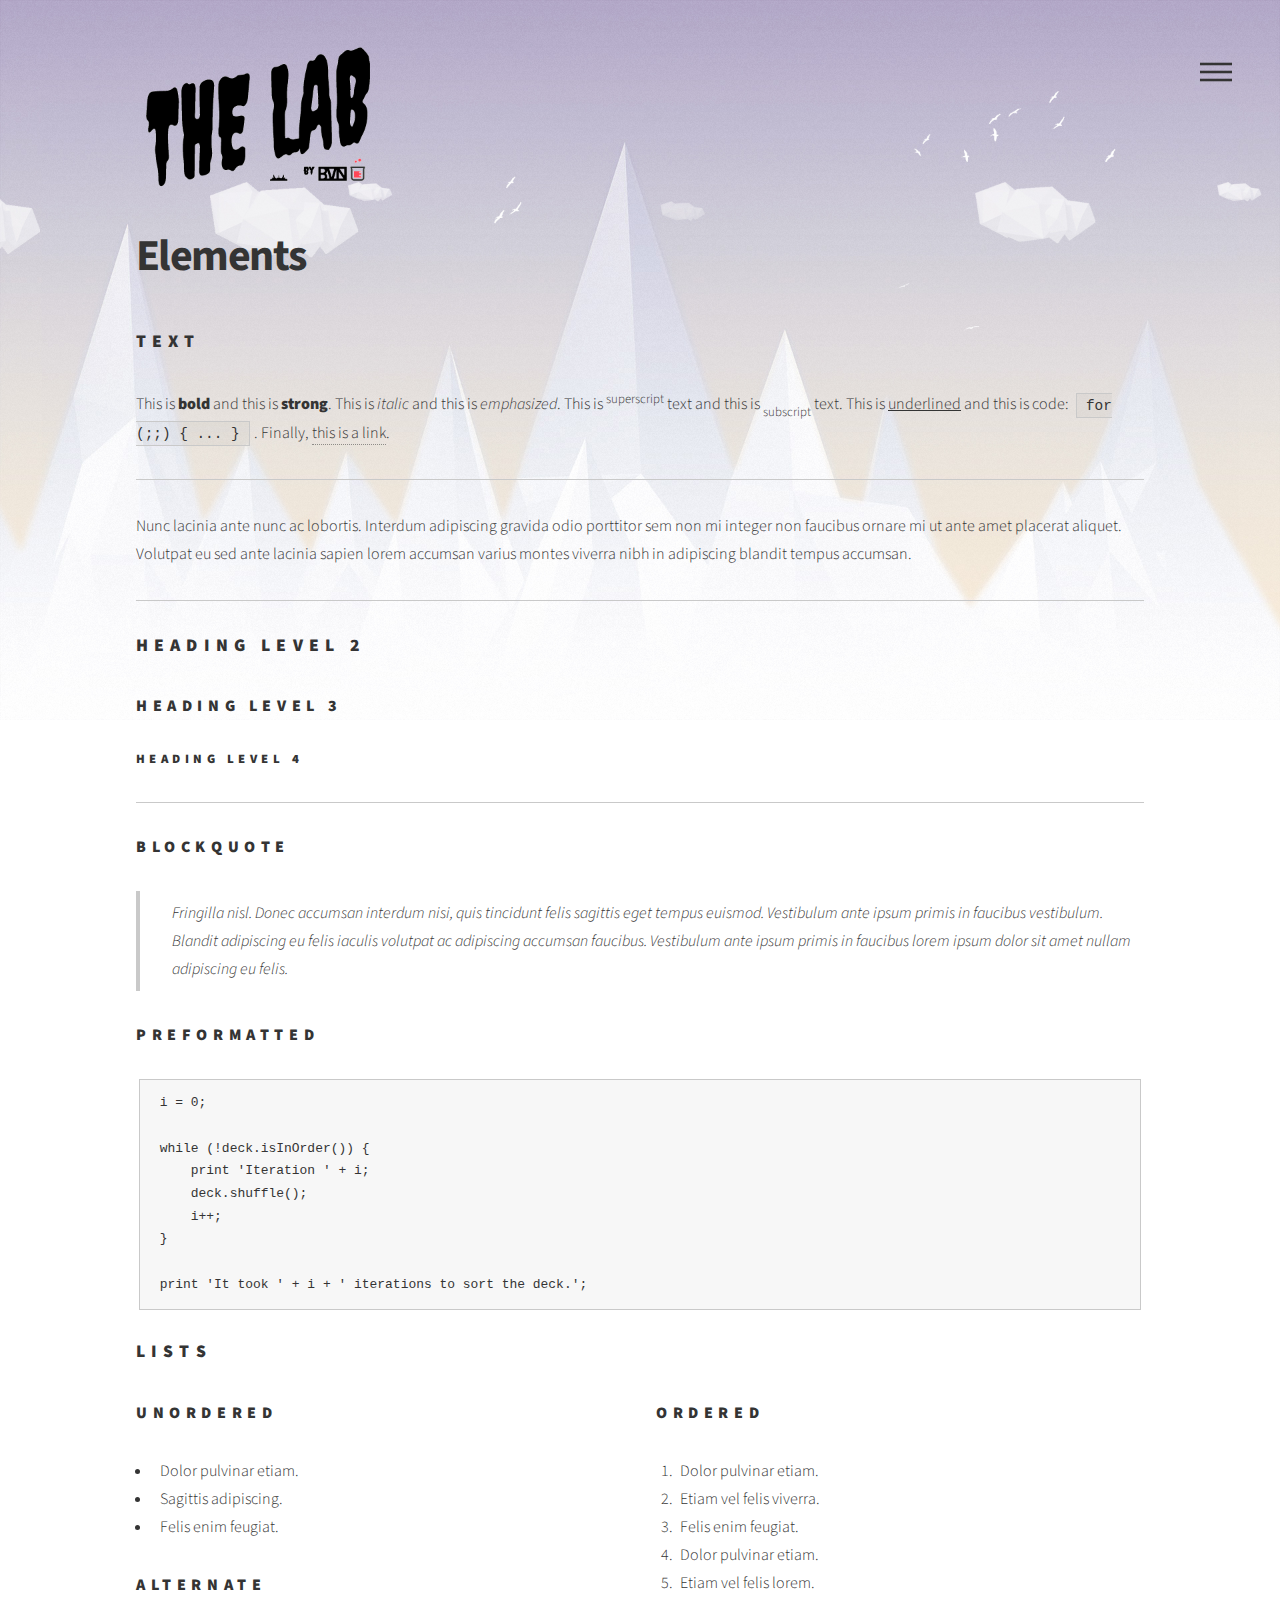
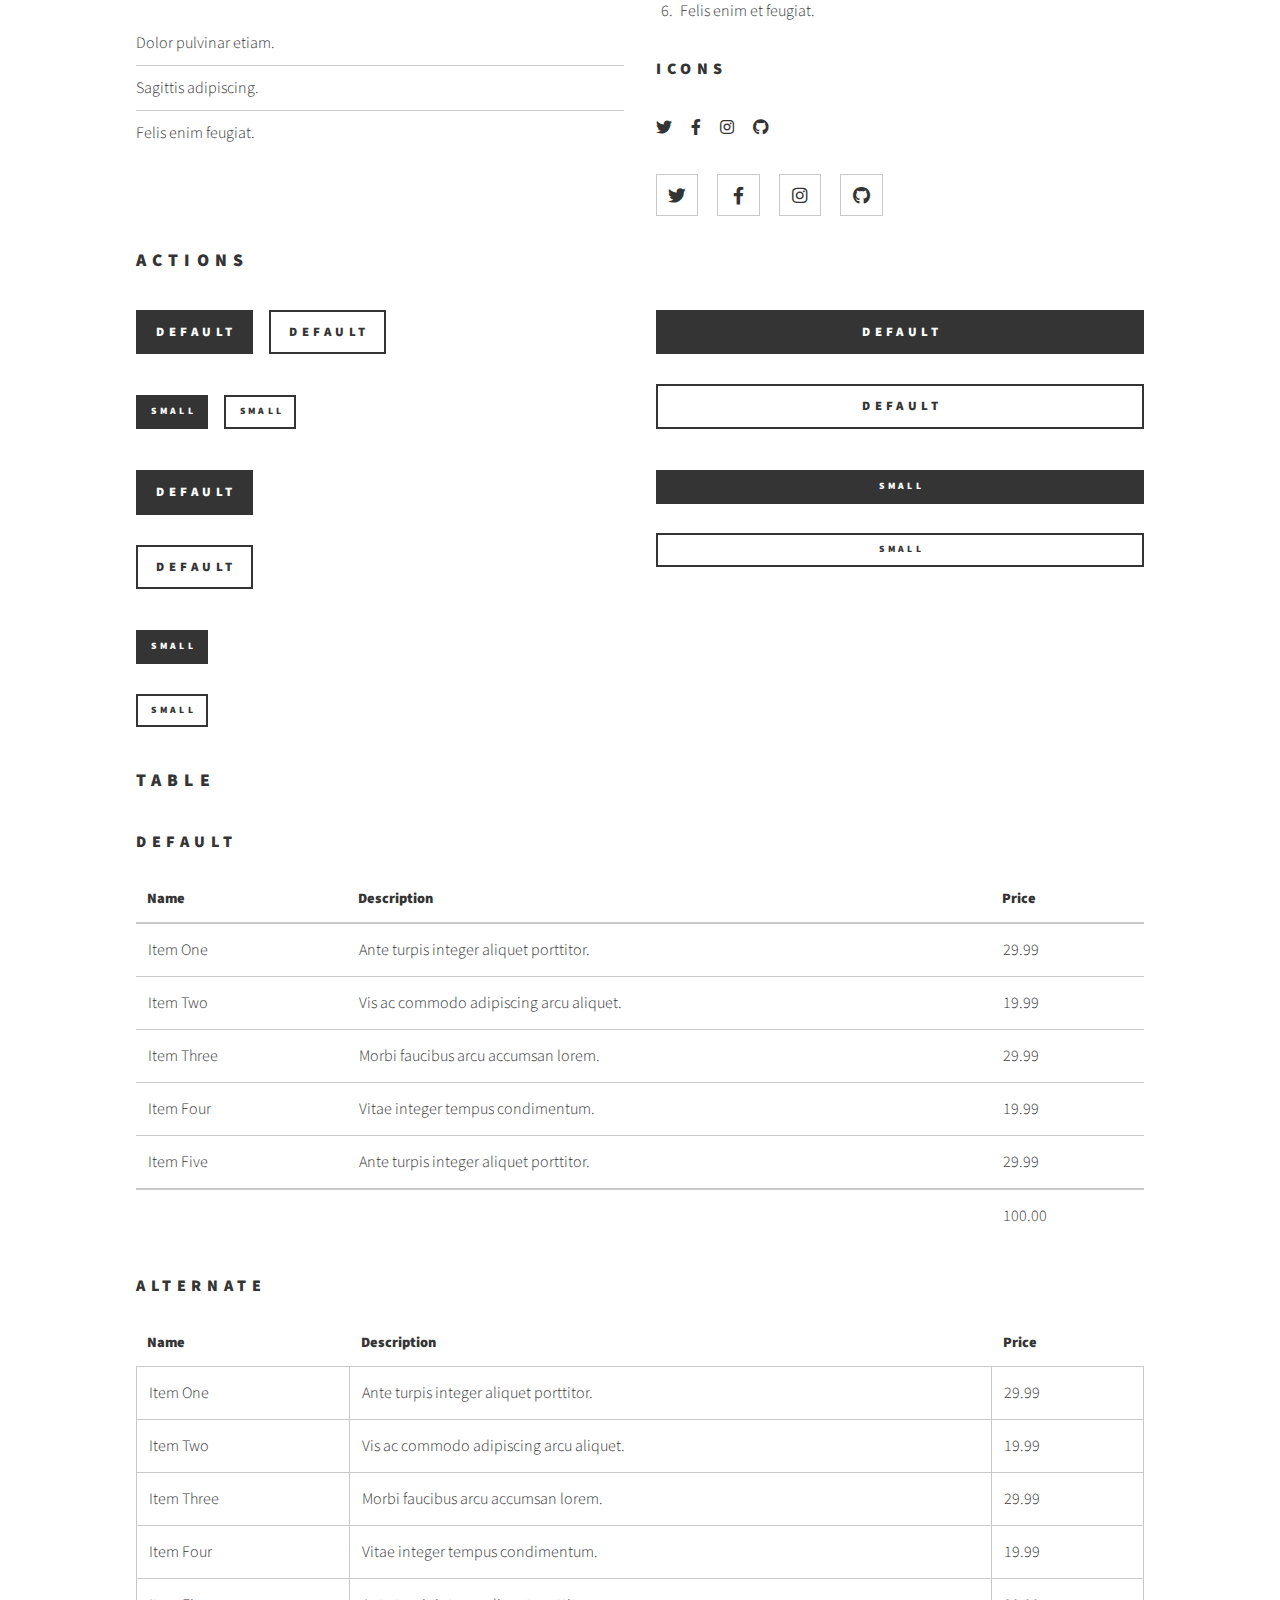
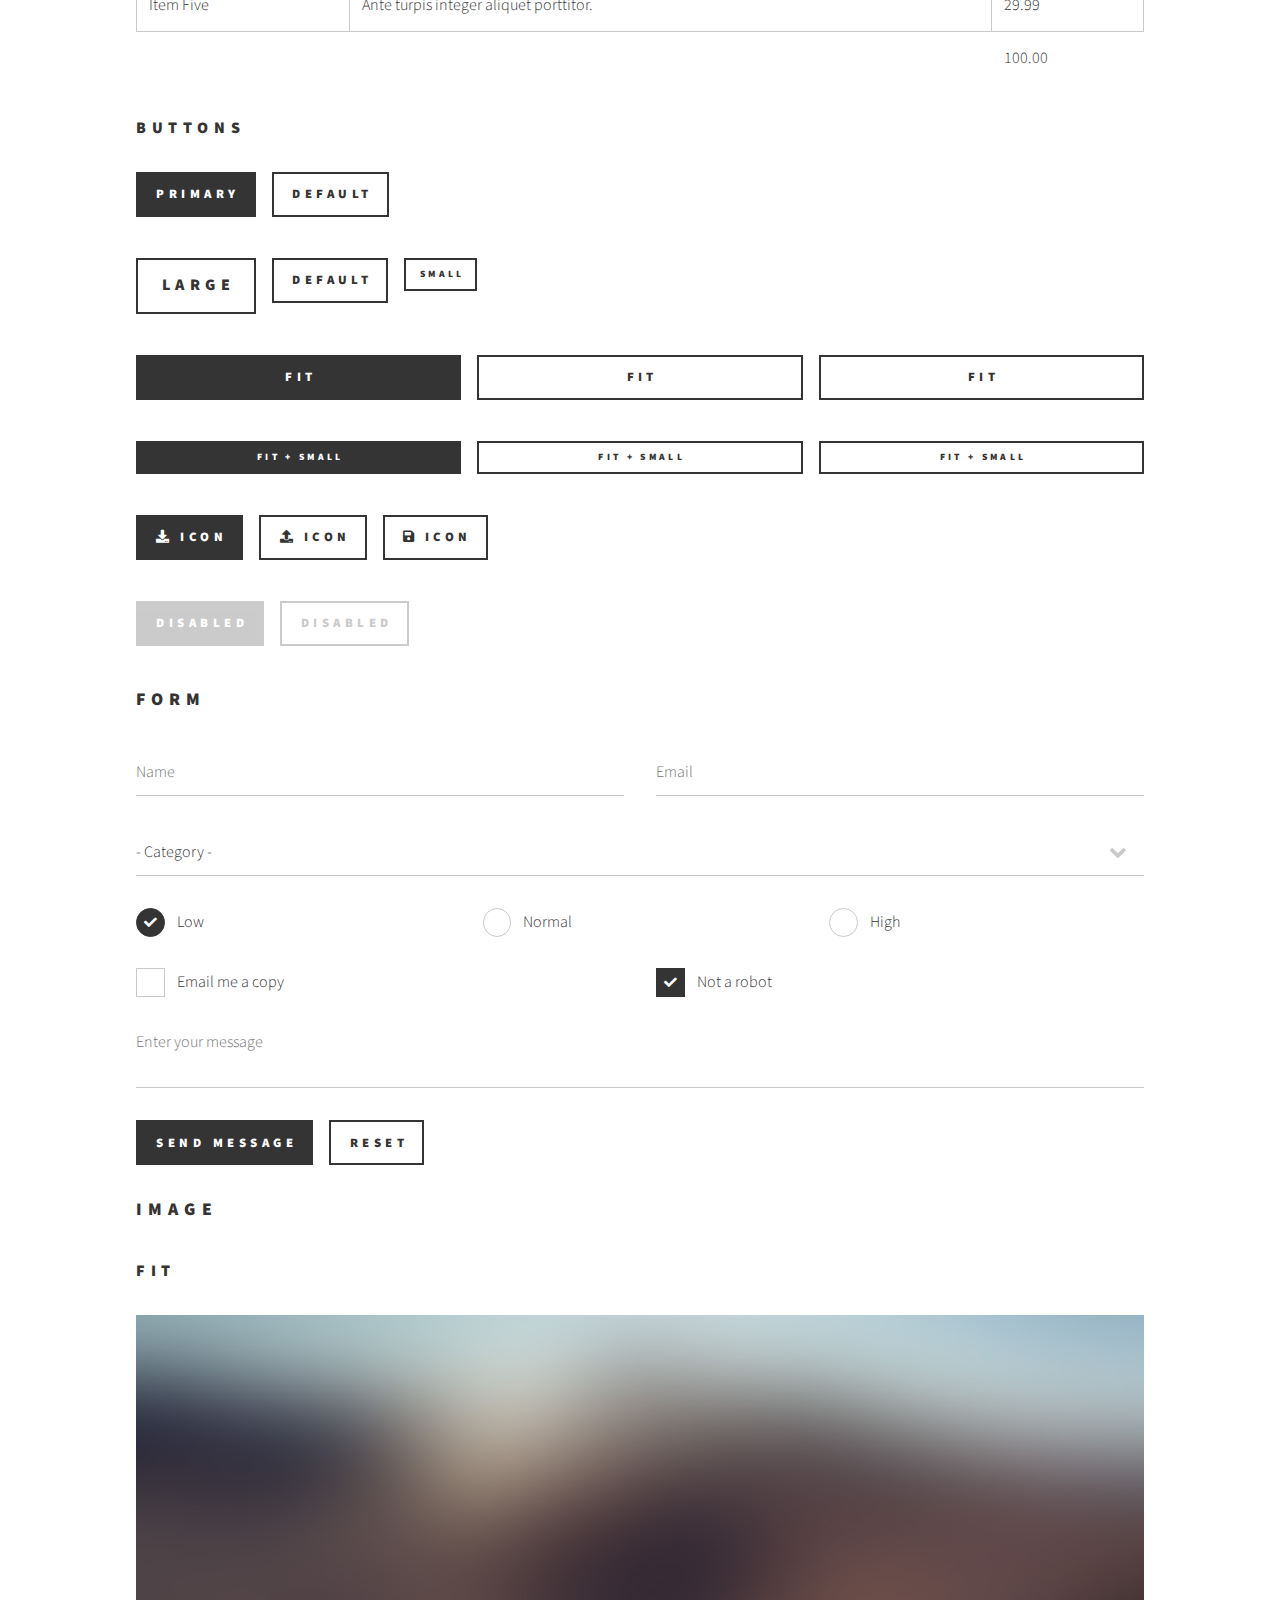
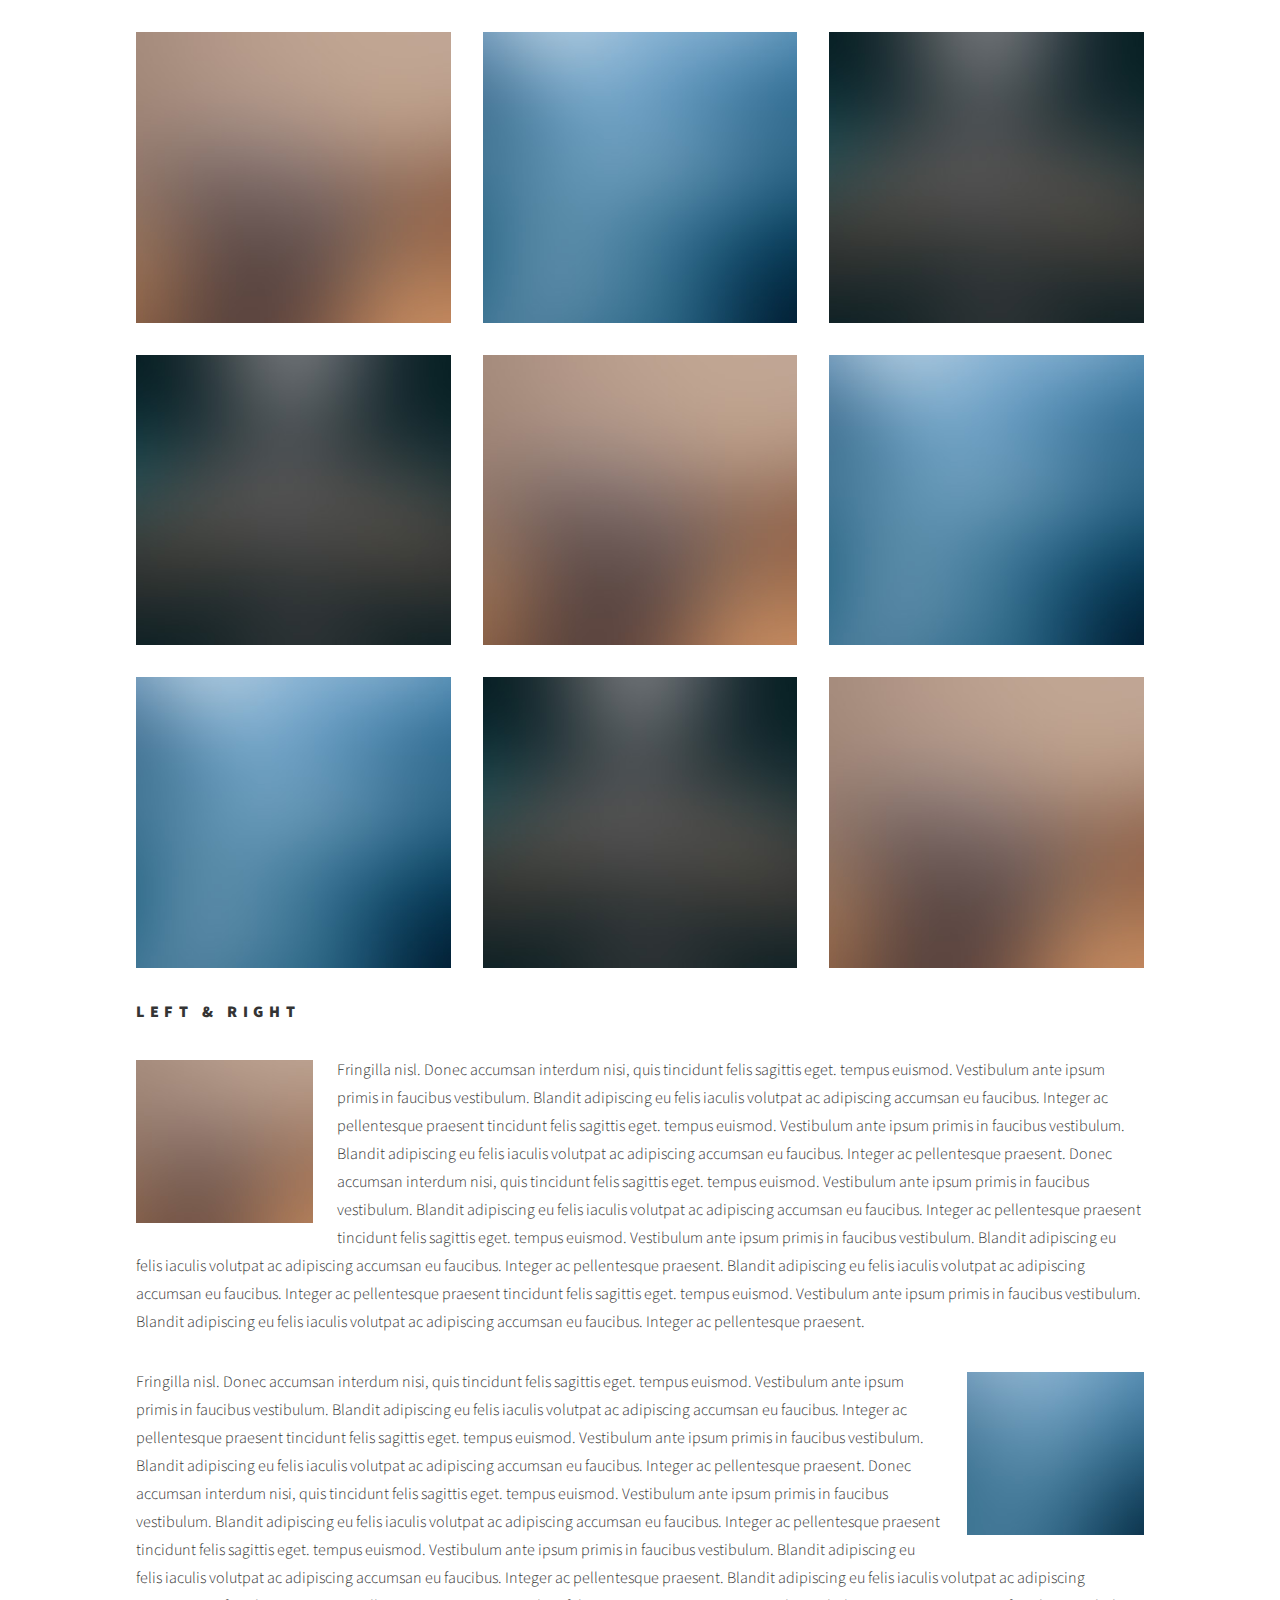
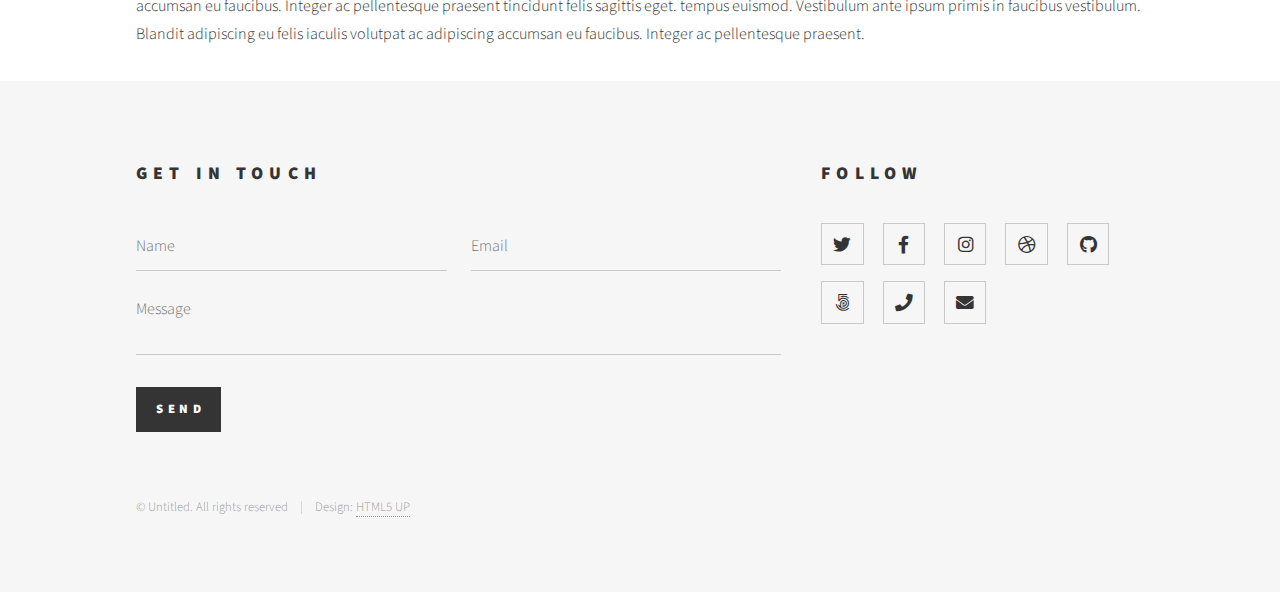
<file: elements.html>
<!DOCTYPE HTML>
<!--
	Phantom by HTML5 UP
	html5up.net | @ajlkn
	Free for personal and commercial use under the CCA 3.0 license (html5up.net/license)
-->
<html>
	<head>
		<title>Elements - Phantom by HTML5 UP</title>
		<meta charset="utf-8" />
		<meta name="viewport" content="width=device-width, initial-scale=1, user-scalable=no" />
		<link rel="stylesheet" href="assets/css/main.css" />
		<noscript><link rel="stylesheet" href="assets/css/noscript.css" /></noscript>
	</head>
	<body class="is-preload">
		<!-- Wrapper -->
			<div id="wrapper">

				<!-- Header -->
					<header id="header">
						<div class="inner">

							<!-- Logo -->
								<a href="index.html" class="logo">
									<span class="symbol"><img src="images/labLogo.gif" alt="" style="width: 250px; height: 150px; margin-bottom: 20px; margin-right:10px" /></span>
								</a>

							<!-- Nav -->
								<nav>
									<ul>
										<li><a href="#menu">Menu</a></li>
									</ul>
								</nav>

						</div>
					</header>

				<!-- Menu -->
					<nav id="menu">
						<h2>Menu</h2>
						<ul>
							<li><a href="index.html">Home</a></li>
							<li><a href="generic.html">Diagram Selection</a></li>
							<li><a href="generic.html">Layout Selection</a></li>
							<li><a href="index.html">About</a></li>
						</ul>
					</nav>

				<!-- Main -->
					<div id="main">
						<div class="inner">
							<h1>Elements</h1>

							<!-- Text -->
								<section>
									<h2>Text</h2>
									<p>This is <b>bold</b> and this is <strong>strong</strong>. This is <i>italic</i> and this is <em>emphasized</em>.
									This is <sup>superscript</sup> text and this is <sub>subscript</sub> text.
									This is <u>underlined</u> and this is code: <code>for (;;) { ... }</code>. Finally, <a href="#">this is a link</a>.</p>
									<hr />
									<p>Nunc lacinia ante nunc ac lobortis. Interdum adipiscing gravida odio porttitor sem non mi integer non faucibus ornare mi ut ante amet placerat aliquet. Volutpat eu sed ante lacinia sapien lorem accumsan varius montes viverra nibh in adipiscing blandit tempus accumsan.</p>
									<hr />
									<h2>Heading Level 2</h2>
									<h3>Heading Level 3</h3>
									<h4>Heading Level 4</h4>
									<hr />
									<h3>Blockquote</h3>
									<blockquote>Fringilla nisl. Donec accumsan interdum nisi, quis tincidunt felis sagittis eget tempus euismod. Vestibulum ante ipsum primis in faucibus vestibulum. Blandit adipiscing eu felis iaculis volutpat ac adipiscing accumsan faucibus. Vestibulum ante ipsum primis in faucibus lorem ipsum dolor sit amet nullam adipiscing eu felis.</blockquote>
									<h3>Preformatted</h3>
									<pre><code>i = 0;

while (!deck.isInOrder()) {
    print 'Iteration ' + i;
    deck.shuffle();
    i++;
}

print 'It took ' + i + ' iterations to sort the deck.';</code></pre>
								</section>

							<!-- Lists -->
								<section>
									<h2>Lists</h2>
									<div class="row">
										<div class="col-6 col-12-medium">
											<h3>Unordered</h3>
											<ul>
												<li>Dolor pulvinar etiam.</li>
												<li>Sagittis adipiscing.</li>
												<li>Felis enim feugiat.</li>
											</ul>
											<h3>Alternate</h3>
											<ul class="alt">
												<li>Dolor pulvinar etiam.</li>
												<li>Sagittis adipiscing.</li>
												<li>Felis enim feugiat.</li>
											</ul>
										</div>
										<div class="col-6 col-12-medium">
											<h3>Ordered</h3>
											<ol>
												<li>Dolor pulvinar etiam.</li>
												<li>Etiam vel felis viverra.</li>
												<li>Felis enim feugiat.</li>
												<li>Dolor pulvinar etiam.</li>
												<li>Etiam vel felis lorem.</li>
												<li>Felis enim et feugiat.</li>
											</ol>
											<h3>Icons</h3>
											<ul class="icons">
												<li><a href="#" class="icon brands style1 fa-twitter"><span class="label">Twitter</span></a></li>
												<li><a href="#" class="icon brands style1 fa-facebook-f"><span class="label">Facebook</span></a></li>
												<li><a href="#" class="icon brands style1 fa-instagram"><span class="label">Instagram</span></a></li>
												<li><a href="#" class="icon brands style1 fa-github"><span class="label">Github</span></a></li>
											</ul>
											<ul class="icons">
												<li><a href="#" class="icon brands style2 fa-twitter"><span class="label">Twitter</span></a></li>
												<li><a href="#" class="icon brands style2 fa-facebook-f"><span class="label">Facebook</span></a></li>
												<li><a href="#" class="icon brands style2 fa-instagram"><span class="label">Instagram</span></a></li>
												<li><a href="#" class="icon brands style2 fa-github"><span class="label">Github</span></a></li>
											</ul>
										</div>
									</div>
									<h2>Actions</h2>
									<div class="row">
										<div class="col-6 col-12-medium">
											<ul class="actions">
												<li><a href="#" class="button primary">Default</a></li>
												<li><a href="#" class="button">Default</a></li>
											</ul>
											<ul class="actions small">
												<li><a href="#" class="button primary small">Small</a></li>
												<li><a href="#" class="button small">Small</a></li>
											</ul>
											<ul class="actions stacked">
												<li><a href="#" class="button primary">Default</a></li>
												<li><a href="#" class="button">Default</a></li>
											</ul>
											<ul class="actions stacked">
												<li><a href="#" class="button primary small">Small</a></li>
												<li><a href="#" class="button small">Small</a></li>
											</ul>
										</div>
										<div class="col-6 col-12-medium">
											<ul class="actions stacked">
												<li><a href="#" class="button primary fit">Default</a></li>
												<li><a href="#" class="button fit">Default</a></li>
											</ul>
											<ul class="actions stacked">
												<li><a href="#" class="button primary small fit">Small</a></li>
												<li><a href="#" class="button small fit">Small</a></li>
											</ul>
										</div>
									</div>
								</section>

							<!-- Table -->
								<section>
									<h2>Table</h2>
									<h3>Default</h3>
									<div class="table-wrapper">
										<table>
											<thead>
												<tr>
													<th>Name</th>
													<th>Description</th>
													<th>Price</th>
												</tr>
											</thead>
											<tbody>
												<tr>
													<td>Item One</td>
													<td>Ante turpis integer aliquet porttitor.</td>
													<td>29.99</td>
												</tr>
												<tr>
													<td>Item Two</td>
													<td>Vis ac commodo adipiscing arcu aliquet.</td>
													<td>19.99</td>
												</tr>
												<tr>
													<td>Item Three</td>
													<td> Morbi faucibus arcu accumsan lorem.</td>
													<td>29.99</td>
												</tr>
												<tr>
													<td>Item Four</td>
													<td>Vitae integer tempus condimentum.</td>
													<td>19.99</td>
												</tr>
												<tr>
													<td>Item Five</td>
													<td>Ante turpis integer aliquet porttitor.</td>
													<td>29.99</td>
												</tr>
											</tbody>
											<tfoot>
												<tr>
													<td colspan="2"></td>
													<td>100.00</td>
												</tr>
											</tfoot>
										</table>
									</div>

									<h3>Alternate</h3>
									<div class="table-wrapper">
										<table class="alt">
											<thead>
												<tr>
													<th>Name</th>
													<th>Description</th>
													<th>Price</th>
												</tr>
											</thead>
											<tbody>
												<tr>
													<td>Item One</td>
													<td>Ante turpis integer aliquet porttitor.</td>
													<td>29.99</td>
												</tr>
												<tr>
													<td>Item Two</td>
													<td>Vis ac commodo adipiscing arcu aliquet.</td>
													<td>19.99</td>
												</tr>
												<tr>
													<td>Item Three</td>
													<td> Morbi faucibus arcu accumsan lorem.</td>
													<td>29.99</td>
												</tr>
												<tr>
													<td>Item Four</td>
													<td>Vitae integer tempus condimentum.</td>
													<td>19.99</td>
												</tr>
												<tr>
													<td>Item Five</td>
													<td>Ante turpis integer aliquet porttitor.</td>
													<td>29.99</td>
												</tr>
											</tbody>
											<tfoot>
												<tr>
													<td colspan="2"></td>
													<td>100.00</td>
												</tr>
											</tfoot>
										</table>
									</div>
								</section>

							<!-- Buttons -->
								<section>
									<h3>Buttons</h3>
									<ul class="actions">
										<li><a href="#" class="button primary">Primary</a></li>
										<li><a href="#" class="button">Default</a></li>
									</ul>
									<ul class="actions">
										<li><a href="#" class="button large">Large</a></li>
										<li><a href="#" class="button">Default</a></li>
										<li><a href="#" class="button small">Small</a></li>
									</ul>
									<ul class="actions fit">
										<li><a href="#" class="button primary fit">Fit</a></li>
										<li><a href="#" class="button fit">Fit</a></li>
										<li><a href="#" class="button fit">Fit</a></li>
									</ul>
									<ul class="actions fit small">
										<li><a href="#" class="button primary fit small">Fit + Small</a></li>
										<li><a href="#" class="button fit small">Fit + Small</a></li>
										<li><a href="#" class="button fit small">Fit + Small</a></li>
									</ul>
									<ul class="actions">
										<li><a href="#" class="button primary icon solid fa-download">Icon</a></li>
										<li><a href="#" class="button icon solid fa-upload">Icon</a></li>
										<li><a href="#" class="button icon solid fa-save">Icon</a></li>
									</ul>
									<ul class="actions">
										<li><span class="button primary disabled">Disabled</span></li>
										<li><span class="button disabled">Disabled</span></li>
									</ul>
								</section>

							<!-- Form -->
								<section>
									<h2>Form</h2>
									<form method="post" action="#">
										<div class="row gtr-uniform">
											<div class="col-6 col-12-xsmall">
												<input type="text" name="demo-name" id="demo-name" value="" placeholder="Name" />
											</div>
											<div class="col-6 col-12-xsmall">
												<input type="email" name="demo-email" id="demo-email" value="" placeholder="Email" />
											</div>
											<div class="col-12">
												<select name="demo-category" id="demo-category">
													<option value="">- Category -</option>
													<option value="1">Manufacturing</option>
													<option value="1">Shipping</option>
													<option value="1">Administration</option>
													<option value="1">Human Resources</option>
												</select>
											</div>
											<div class="col-4 col-12-small">
												<input type="radio" id="demo-priority-low" name="demo-priority" checked>
												<label for="demo-priority-low">Low</label>
											</div>
											<div class="col-4 col-12-small">
												<input type="radio" id="demo-priority-normal" name="demo-priority">
												<label for="demo-priority-normal">Normal</label>
											</div>
											<div class="col-4 col-12-small">
												<input type="radio" id="demo-priority-high" name="demo-priority">
												<label for="demo-priority-high">High</label>
											</div>
											<div class="col-6 col-12-small">
												<input type="checkbox" id="demo-copy" name="demo-copy">
												<label for="demo-copy">Email me a copy</label>
											</div>
											<div class="col-6 col-12-small">
												<input type="checkbox" id="demo-human" name="demo-human" checked>
												<label for="demo-human">Not a robot</label>
											</div>
											<div class="col-12">
												<textarea name="demo-message" id="demo-message" placeholder="Enter your message" rows="6"></textarea>
											</div>
											<div class="col-12">
												<ul class="actions">
													<li><input type="submit" value="Send Message" class="primary" /></li>
													<li><input type="reset" value="Reset" /></li>
												</ul>
											</div>
										</div>
									</form>
								</section>

							<!-- Image -->
								<section>
									<h2>Image</h2>
									<h3>Fit</h3>
									<div class="box alt">
										<div class="row gtr-uniform">
											<div class="col-12"><span class="image fit"><img src="images/pic13.jpg" alt="" /></span></div>
											<div class="col-4"><span class="image fit"><img src="images/pic01.jpg" alt="" /></span></div>
											<div class="col-4"><span class="image fit"><img src="images/pic02.jpg" alt="" /></span></div>
											<div class="col-4"><span class="image fit"><img src="images/pic03.jpg" alt="" /></span></div>
											<div class="col-4"><span class="image fit"><img src="images/pic03.jpg" alt="" /></span></div>
											<div class="col-4"><span class="image fit"><img src="images/pic01.jpg" alt="" /></span></div>
											<div class="col-4"><span class="image fit"><img src="images/pic02.jpg" alt="" /></span></div>
											<div class="col-4"><span class="image fit"><img src="images/pic02.jpg" alt="" /></span></div>
											<div class="col-4"><span class="image fit"><img src="images/pic03.jpg" alt="" /></span></div>
											<div class="col-4"><span class="image fit"><img src="images/pic01.jpg" alt="" /></span></div>
										</div>
									</div>
									<h3>Left &amp; Right</h3>
									<p><span class="image left"><img src="images/pic14.jpg" alt="" /></span>Fringilla nisl. Donec accumsan interdum nisi, quis tincidunt felis sagittis eget. tempus euismod. Vestibulum ante ipsum primis in faucibus vestibulum. Blandit adipiscing eu felis iaculis volutpat ac adipiscing accumsan eu faucibus. Integer ac pellentesque praesent tincidunt felis sagittis eget. tempus euismod. Vestibulum ante ipsum primis in faucibus vestibulum. Blandit adipiscing eu felis iaculis volutpat ac adipiscing accumsan eu faucibus. Integer ac pellentesque praesent. Donec accumsan interdum nisi, quis tincidunt felis sagittis eget. tempus euismod. Vestibulum ante ipsum primis in faucibus vestibulum. Blandit adipiscing eu felis iaculis volutpat ac adipiscing accumsan eu faucibus. Integer ac pellentesque praesent tincidunt felis sagittis eget. tempus euismod. Vestibulum ante ipsum primis in faucibus vestibulum. Blandit adipiscing eu felis iaculis volutpat ac adipiscing accumsan eu faucibus. Integer ac pellentesque praesent. Blandit adipiscing eu felis iaculis volutpat ac adipiscing accumsan eu faucibus. Integer ac pellentesque praesent tincidunt felis sagittis eget. tempus euismod. Vestibulum ante ipsum primis in faucibus vestibulum. Blandit adipiscing eu felis iaculis volutpat ac adipiscing accumsan eu faucibus. Integer ac pellentesque praesent.</p>
									<p><span class="image right"><img src="images/pic15.jpg" alt="" /></span>Fringilla nisl. Donec accumsan interdum nisi, quis tincidunt felis sagittis eget. tempus euismod. Vestibulum ante ipsum primis in faucibus vestibulum. Blandit adipiscing eu felis iaculis volutpat ac adipiscing accumsan eu faucibus. Integer ac pellentesque praesent tincidunt felis sagittis eget. tempus euismod. Vestibulum ante ipsum primis in faucibus vestibulum. Blandit adipiscing eu felis iaculis volutpat ac adipiscing accumsan eu faucibus. Integer ac pellentesque praesent. Donec accumsan interdum nisi, quis tincidunt felis sagittis eget. tempus euismod. Vestibulum ante ipsum primis in faucibus vestibulum. Blandit adipiscing eu felis iaculis volutpat ac adipiscing accumsan eu faucibus. Integer ac pellentesque praesent tincidunt felis sagittis eget. tempus euismod. Vestibulum ante ipsum primis in faucibus vestibulum. Blandit adipiscing eu felis iaculis volutpat ac adipiscing accumsan eu faucibus. Integer ac pellentesque praesent. Blandit adipiscing eu felis iaculis volutpat ac adipiscing accumsan eu faucibus. Integer ac pellentesque praesent tincidunt felis sagittis eget. tempus euismod. Vestibulum ante ipsum primis in faucibus vestibulum. Blandit adipiscing eu felis iaculis volutpat ac adipiscing accumsan eu faucibus. Integer ac pellentesque praesent.</p>
								</section>

						</div>
					</div>

				<!-- Footer -->
					<footer id="footer">
						<div class="inner">
							<section>
								<h2>Get in touch</h2>
								<form method="post" action="#">
									<div class="fields">
										<div class="field half">
											<input type="text" name="name" id="name" placeholder="Name" />
										</div>
										<div class="field half">
											<input type="email" name="email" id="email" placeholder="Email" />
										</div>
										<div class="field">
											<textarea name="message" id="message" placeholder="Message"></textarea>
										</div>
									</div>
									<ul class="actions">
										<li><input type="submit" value="Send" class="primary" /></li>
									</ul>
								</form>
							</section>
							<section>
								<h2>Follow</h2>
								<ul class="icons">
									<li><a href="#" class="icon brands style2 fa-twitter"><span class="label">Twitter</span></a></li>
									<li><a href="#" class="icon brands style2 fa-facebook-f"><span class="label">Facebook</span></a></li>
									<li><a href="#" class="icon brands style2 fa-instagram"><span class="label">Instagram</span></a></li>
									<li><a href="#" class="icon brands style2 fa-dribbble"><span class="label">Dribbble</span></a></li>
									<li><a href="#" class="icon brands style2 fa-github"><span class="label">GitHub</span></a></li>
									<li><a href="#" class="icon brands style2 fa-500px"><span class="label">500px</span></a></li>
									<li><a href="#" class="icon solid style2 fa-phone"><span class="label">Phone</span></a></li>
									<li><a href="#" class="icon solid style2 fa-envelope"><span class="label">Email</span></a></li>
								</ul>
							</section>
							<ul class="copyright">
								<li>&copy; Untitled. All rights reserved</li><li>Design: <a href="http://html5up.net">HTML5 UP</a></li>
							</ul>
						</div>
					</footer>

			</div>

		<!-- Scripts -->
			<script src="assets/js/jquery.min.js"></script>
			<script src="assets/js/browser.min.js"></script>
			<script src="assets/js/breakpoints.min.js"></script>
			<script src="assets/js/util.js"></script>
			<script src="assets/js/main.js"></script>

	</body>
</html>
</file>
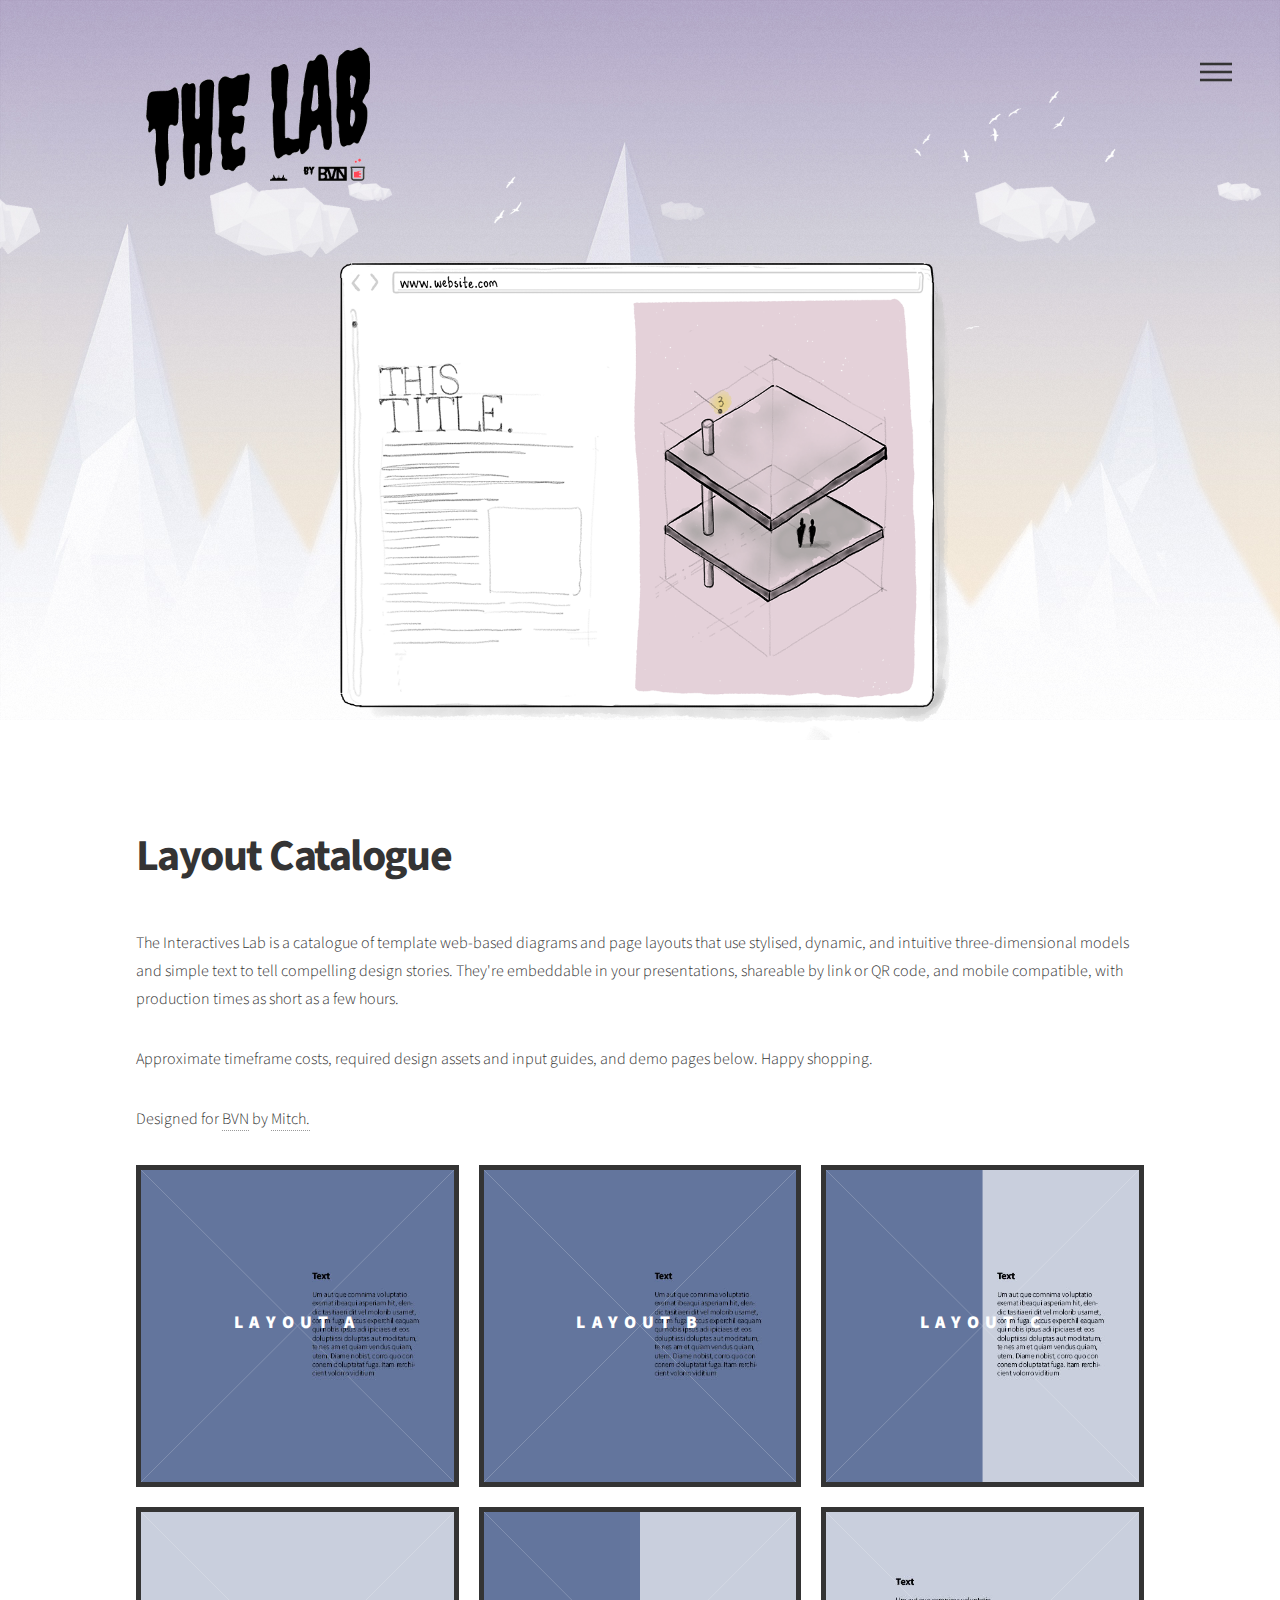
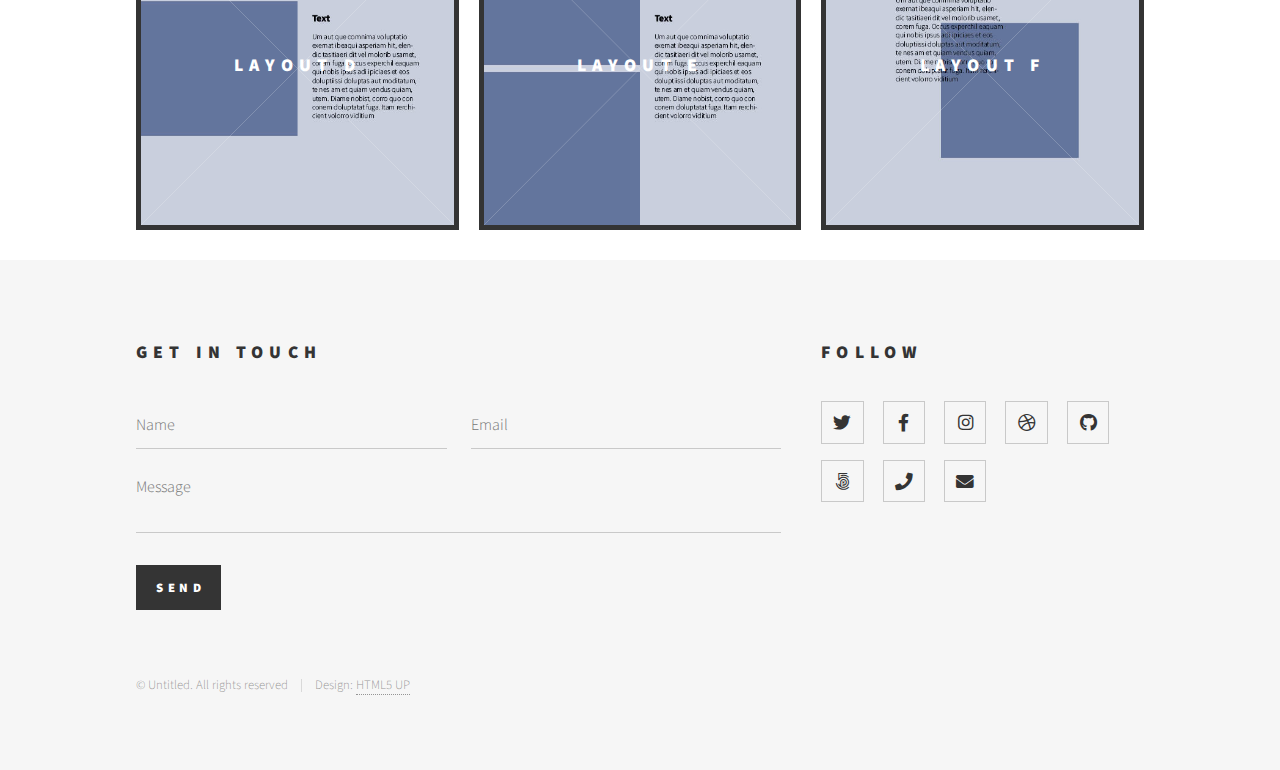
<file: layouts.html>
<!DOCTYPE HTML>
<!--
	Phantom by HTML5 UP
	html5up.net | @ajlkn
	Free for personal and commercial use under the CCA 3.0 license (html5up.net/license)
-->
<html>
	<head>
		<title>Interactives Lab</title>
		<meta charset="utf-8" />
		<meta name="viewport" content="width=device-width, initial-scale=1, user-scalable=no" />
		<link rel="stylesheet" href="assets/css/main.css" />
		<noscript><link rel="stylesheet" href="assets/css/noscript.css" /></noscript>
	</head>
	<body class="is-preload">
		<!-- Wrapper -->
			<div id="wrapper">

				<!-- Header -->
					<header id="header">
						<div class="inner">

							<!-- Logo -->
								<a href="index.html" class="logo">
									<span class="symbol"><img src="images/labLogo.gif" alt="" style="width: 250px; height: 150px; margin-bottom: 20px; margin-right:10px" /></span>
								</a>

							<!-- Nav -->
								<nav>
									<ul>
										<li><a href="#menu">Menu</a></li>
									</ul>
								</nav>

						</div>
					</header>

				<!-- Menu -->
					<nav id="menu">
						<h2>Menu</h2>
						<ul>
							<li><a href="index.html">Home</a></li>
							<li><a href="diagrams.html">Diagram Catalogue</a></li>
							<li><a href="layouts.html">Layout Catalogue</a></li>
							<li><a href="thePitch.html">About</a></li>
						</ul>
					</nav>

				<!-- Main -->
					<div id="main">
						<div class="inner">
							<div class="box alt">
								<div class="row gtr-uniform">
									<div class="col-12"><span class="image fit" style="max-width: 40em; margin: 0 auto"><img src="images/layoutSketch.png" alt="" /></span></div>
								</div><br><br>
							</div>
							<h1>Layout Catalogue</h1>
								<p>The Interactives Lab is a catalogue of template web-based diagrams and page layouts that use stylised, dynamic, and intuitive three-dimensional models and simple text to tell compelling design stories. They're embeddable in your presentations, shareable by link or QR code, and mobile compatible, with production times as short as a few hours.</p>

								<p>Approximate timeframe costs, required design assets and input guides, and demo pages below. Happy shopping.</p>

								<p>Designed for <a href="http://www.bvn.com.au">BVN</a> by <a href="http://www.mitchell-page.com.au">Mitch.</a></p>
							</header>
							<section class="tiles">
								<article class="style7">
									<span class="image">
										<img src="images/layouts/layout.jpg" alt="" />
									</span>
									<a href="diagram_simple.html">
										<h2>Layout A</h2>
										<div class="content">
										</div>
									</a>
								</article>
								<article class="style7">
									<span class="image">
										<img src="images/layouts/layout2.jpg" alt="" />
									</span>
									<a href="diagram_animatedsimple.html">
										<h2>Layout B</h2>
										<div class="content">
										</div>
									</a>
								</article>
								<article class="style7">
									<span class="image">
										<img src="images/layouts/layout3.jpg" alt="" />
									</span>
									<a href="diagram_explodingaxonometric.html">
										<h2>Layout C</h2>
										<div class="content">
										</div>
									</a>
								</article>
								<article class="style7">
									<span class="image">
										<img src="images/layouts/layout4.jpg" alt="" />
									</span>
									<a href="diagram_simplesection.html">
										<h2>Layout D</h2>
										<div class="content">
										</div>
									</a>
								</article>
								<article class="style7">
									<span class="image">
										<img src="images/layouts/layout5.jpg" alt="" />
									</span>
									<a href="diagram_animatedsection.html">
										<h2>Layout E</h2>
										<div class="content">
										</div>
									</a>
								</article>
								<article class="style7">
									<span class="image">
										<img src="images/layouts/layout6.jpg" alt="" />
									</span>
									<a href="diagram_animatedsection.html">
										<h2>Layout F</h2>
										<div class="content">
										</div>
									</a>
								</article>
							</section><br>
						</div>
					</div>

				<!-- Footer -->
					<footer id="footer">
						<div class="inner">
							<section>
								<h2>Get in touch</h2>
								<form method="post" action="#">
									<div class="fields">
										<div class="field half">
											<input type="text" name="name" id="name" placeholder="Name" />
										</div>
										<div class="field half">
											<input type="email" name="email" id="email" placeholder="Email" />
										</div>
										<div class="field">
											<textarea name="message" id="message" placeholder="Message"></textarea>
										</div>
									</div>
									<ul class="actions">
										<li><input type="submit" value="Send" class="primary" /></li>
									</ul>
								</form>
							</section>
							<section>
								<h2>Follow</h2>
								<ul class="icons">
									<li><a href="#" class="icon brands style2 fa-twitter"><span class="label">Twitter</span></a></li>
									<li><a href="#" class="icon brands style2 fa-facebook-f"><span class="label">Facebook</span></a></li>
									<li><a href="#" class="icon brands style2 fa-instagram"><span class="label">Instagram</span></a></li>
									<li><a href="#" class="icon brands style2 fa-dribbble"><span class="label">Dribbble</span></a></li>
									<li><a href="#" class="icon brands style2 fa-github"><span class="label">GitHub</span></a></li>
									<li><a href="#" class="icon brands style2 fa-500px"><span class="label">500px</span></a></li>
									<li><a href="#" class="icon solid style2 fa-phone"><span class="label">Phone</span></a></li>
									<li><a href="#" class="icon solid style2 fa-envelope"><span class="label">Email</span></a></li>
								</ul>
							</section>
							<ul class="copyright">
								<li>&copy; Untitled. All rights reserved</li><li>Design: <a href="http://html5up.net">HTML5 UP</a></li>
							</ul>
						</div>
					</footer>

			</div>

		<!-- Scripts -->
			<script src="assets/js/jquery.min.js"></script>
			<script src="assets/js/browser.min.js"></script>
			<script src="assets/js/breakpoints.min.js"></script>
			<script src="assets/js/util.js"></script>
			<script src="assets/js/main.js"></script>

	</body>
</html>
</file>
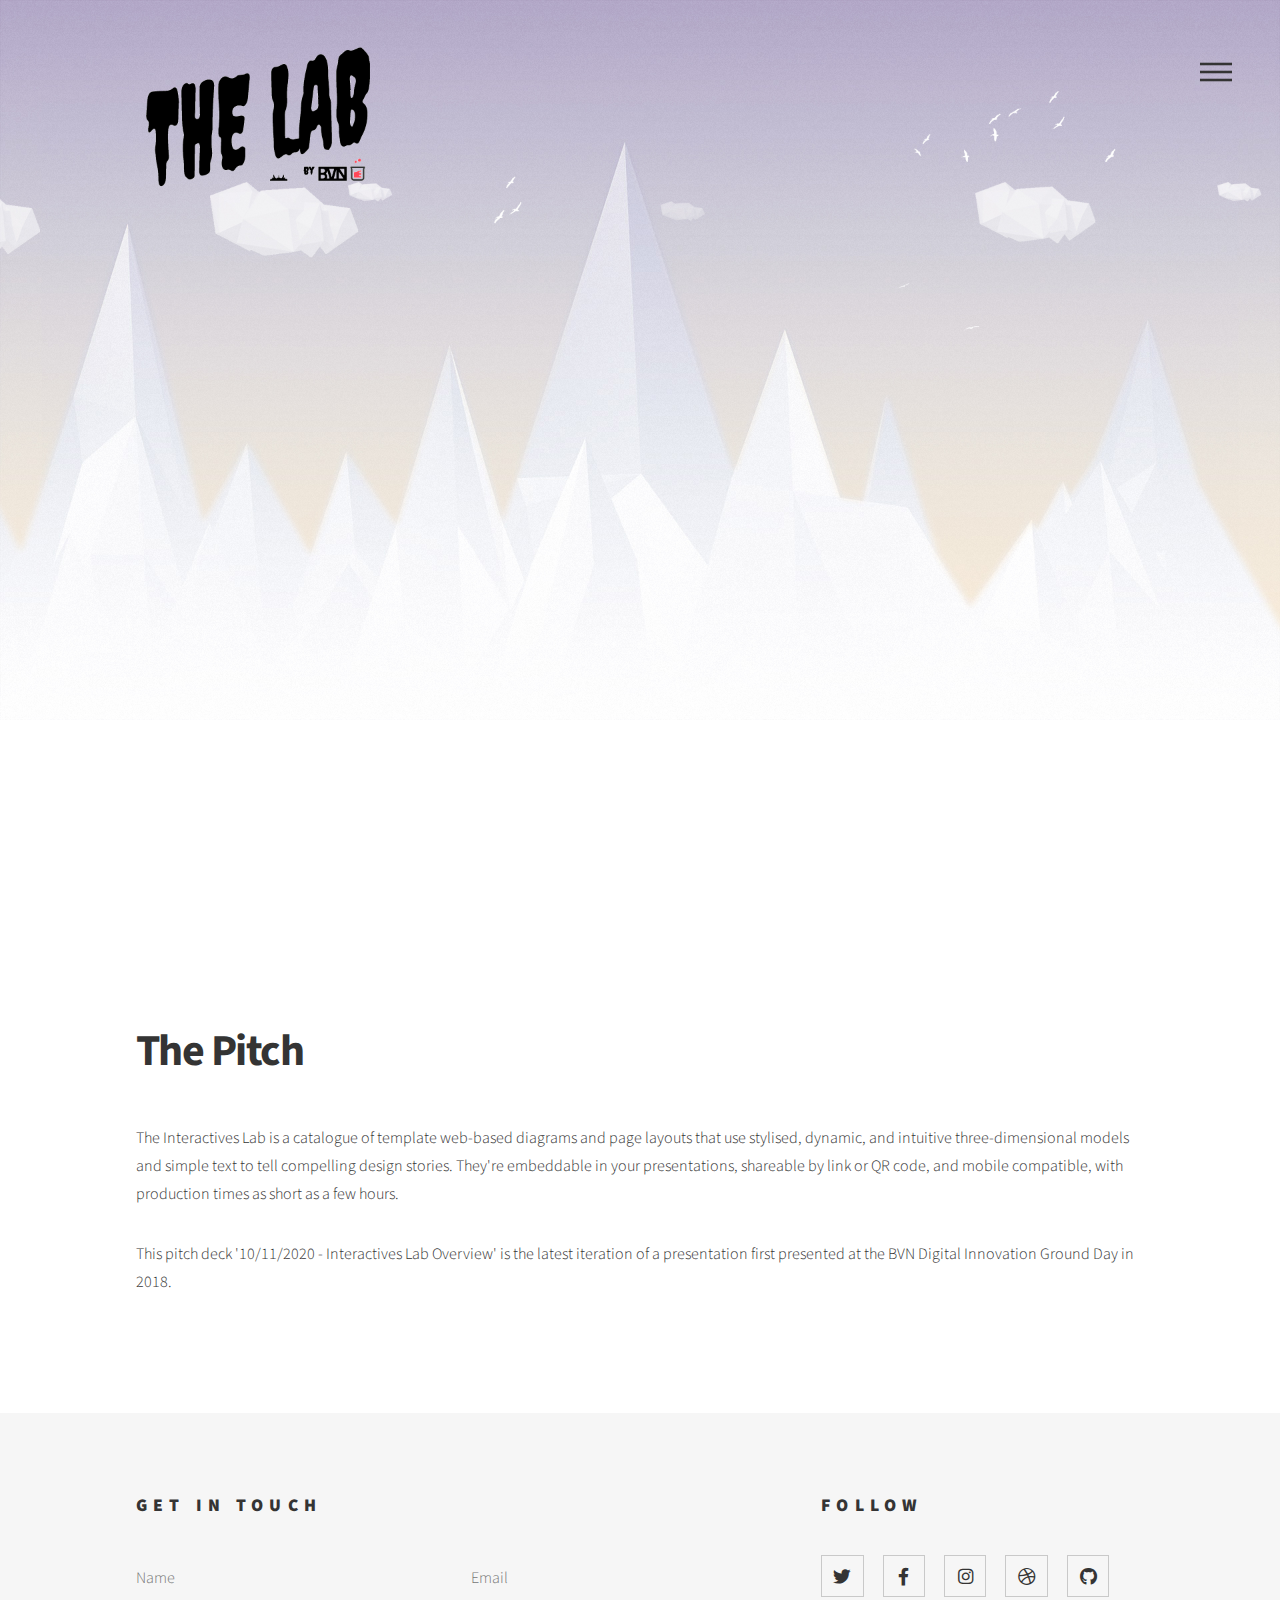
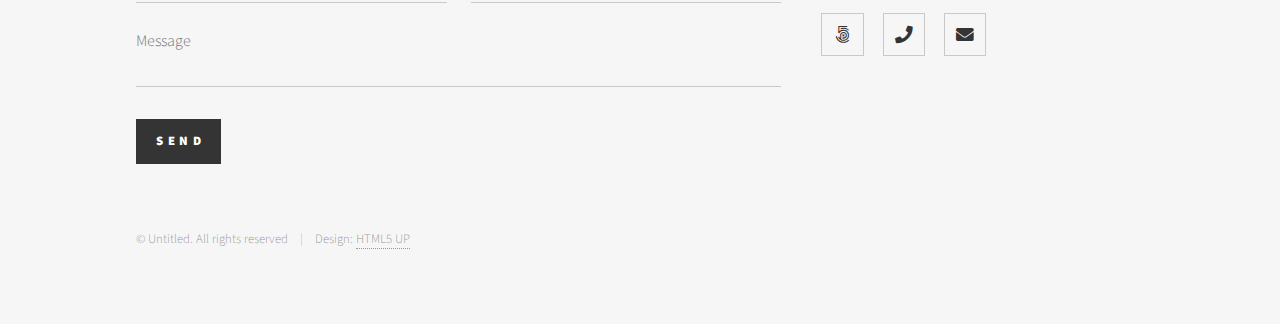
<file: thePitch.html>
<!DOCTYPE HTML>
<!--
	Phantom by HTML5 UP
	html5up.net | @ajlkn
	Free for personal and commercial use under the CCA 3.0 license (html5up.net/license)
-->
<html>
	<head>
		<title>Interactives Lab</title>
		<meta charset="utf-8" />
		<meta name="viewport" content="width=device-width, initial-scale=1, user-scalable=no" />
		<link rel="stylesheet" href="assets/css/main.css" />
		<noscript><link rel="stylesheet" href="assets/css/noscript.css" /></noscript>
	</head>
	<body class="is-preload">
		<!-- Wrapper -->
			<div id="wrapper">

				<!-- Header -->
					<header id="header">
						<div class="inner">

							<!-- Logo -->
								<a href="index.html" class="logo">
									<span class="symbol"><img src="images/labLogo.gif" alt="" style="width: 250px; height: 150px; margin-bottom: 20px; margin-right:10px" /></span>
								</a>

							<!-- Nav -->
								<nav>
									<ul>
										<li><a href="#menu">Menu</a></li>
									</ul>
								</nav>

						</div>
					</header>

				<!-- Menu -->
					<nav id="menu">
						<h2>Menu</h2>
						<ul>
							<li><a href="index.html">Home</a></li>
							<li><a href="diagrams.html">Diagram Catalogue</a></li>
							<li><a href="layouts.html">Layout Catalogue</a></li>
							<li><a href="thePitch.html">About</a></li>
						</ul>
					</nav>

				<!-- Main -->
					<div id="main">
						<div class="inner">
							<div class="box alt" style="margin-top: 3em">
								<div class="row gtr-uniform">
									<div class="col-12"><span class="image fit" style="max-width: 55em; margin: 0 auto"><iframe src="https://slides.com/mpag/design-documentation-methodologies-18-12-18-status/embed?style=light" width="100%" height="650px" scrolling="no" frameborder="0" webkitallowfullscreen mozallowfullscreen allowfullscreen></iframe></div>
								</div><br><br>
							</div>
							<h1>The Pitch</h1>
								<p>The Interactives Lab is a catalogue of template web-based diagrams and page layouts that use stylised, dynamic, and intuitive three-dimensional models and simple text to tell compelling design stories. They're embeddable in your presentations, shareable by link or QR code, and mobile compatible, with production times as short as a few hours.</p>

								<p>This pitch deck '10/11/2020 - Interactives Lab Overview' is the latest iteration of a presentation first presented at the BVN Digital Innovation Ground Day in 2018.</p><br><br><br>

							</header>
						</div>
					</div>

				<!-- Footer -->
					<footer id="footer">
						<div class="inner">
							<section>
								<h2>Get in touch</h2>
								<form method="post" action="#">
									<div class="fields">
										<div class="field half">
											<input type="text" name="name" id="name" placeholder="Name" />
										</div>
										<div class="field half">
											<input type="email" name="email" id="email" placeholder="Email" />
										</div>
										<div class="field">
											<textarea name="message" id="message" placeholder="Message"></textarea>
										</div>
									</div>
									<ul class="actions">
										<li><input type="submit" value="Send" class="primary" /></li>
									</ul>
								</form>
							</section>
							<section>
								<h2>Follow</h2>
								<ul class="icons">
									<li><a href="#" class="icon brands style2 fa-twitter"><span class="label">Twitter</span></a></li>
									<li><a href="#" class="icon brands style2 fa-facebook-f"><span class="label">Facebook</span></a></li>
									<li><a href="#" class="icon brands style2 fa-instagram"><span class="label">Instagram</span></a></li>
									<li><a href="#" class="icon brands style2 fa-dribbble"><span class="label">Dribbble</span></a></li>
									<li><a href="#" class="icon brands style2 fa-github"><span class="label">GitHub</span></a></li>
									<li><a href="#" class="icon brands style2 fa-500px"><span class="label">500px</span></a></li>
									<li><a href="#" class="icon solid style2 fa-phone"><span class="label">Phone</span></a></li>
									<li><a href="#" class="icon solid style2 fa-envelope"><span class="label">Email</span></a></li>
								</ul>
							</section>
							<ul class="copyright">
								<li>&copy; Untitled. All rights reserved</li><li>Design: <a href="http://html5up.net">HTML5 UP</a></li>
							</ul>
						</div>
					</footer>

			</div>

		<!-- Scripts -->
			<script src="assets/js/jquery.min.js"></script>
			<script src="assets/js/browser.min.js"></script>
			<script src="assets/js/breakpoints.min.js"></script>
			<script src="assets/js/util.js"></script>
			<script src="assets/js/main.js"></script>

	</body>
</html>
</file>
<file: assets/css/noscript.css>
/*
	Phantom by HTML5 UP
	html5up.net | @ajlkn
	Free for personal and commercial use under the CCA 3.0 license (html5up.net/license)
*/
/* Tiles */
body.is-preload .tiles article {
  -moz-transform: none;
  -webkit-transform: none;
  -ms-transform: none;
  transform: none;
  opacity: 1; }

/*# sourceMappingURL=noscript.css.map */
</file>
<file: assets/css/main.css>
@import url(fontawesome-all.min.css);
@import url("https://fonts.googleapis.com/css?family=Source+Sans+Pro:300,700,900");
/*
	Phantom by HTML5 UP
	html5up.net | @ajlkn
	Free for personal and commercial use under the CCA 3.0 license (html5up.net/license)
*/
html, body, div, span, applet, object,
iframe, h1, h2, h3, h4, h5, h6, p, blockquote,
pre, a, abbr, acronym, address, big, cite,
code, del, dfn, em, img, ins, kbd, q, s, samp,
small, strike, strong, sub, sup, tt, var, b,
u, i, center, dl, dt, dd, ol, ul, li, fieldset,
form, label, legend, table, caption, tbody,
tfoot, thead, tr, th, td, article, aside,
canvas, details, embed, figure, figcaption,
footer, header, hgroup, menu, nav, output, ruby,
section, summary, time, mark, audio, video {
  margin: 0;
  padding: 0;
  border: 0;
  font-size: 100%;
  font: inherit;
  vertical-align: baseline; }

article, aside, details, figcaption, figure,
footer, header, hgroup, menu, nav, section {
  display: block; }

body {
  line-height: 1; }

ol, ul {
  list-style: none; }

blockquote, q {
  quotes: none; }
  blockquote:before, blockquote:after, q:before, q:after {
    content: '';
    content: none; }

table {
  border-collapse: collapse;
  border-spacing: 0; }

body {
  -webkit-text-size-adjust: none; }

mark {
  background-color: transparent;
  color: inherit; }

input::-moz-focus-inner {
  border: 0;
  padding: 0; }

input, select, textarea {
  -moz-appearance: none;
  -webkit-appearance: none;
  -ms-appearance: none;
  appearance: none; }

/* Basic */
@-ms-viewport {
  width: device-width; }
body {
  -ms-overflow-style: scrollbar; }

@media screen and (max-width: 480px) {
  html, body {
    min-width: 320px; } }
html {
  box-sizing: border-box; }

*, *:before, *:after {
  box-sizing: inherit; }

html {
  background: url("images/background_Mono.jpg");
  background-repeat: no-repeat;
  background-attachment: fixed;
  background-size: 100%; }

body.is-preload *, body.is-preload *:before, body.is-preload *:after {
  -moz-animation: none !important;
  -webkit-animation: none !important;
  -ms-animation: none !important;
  animation: none !important;
  -moz-transition: none !important;
  -webkit-transition: none !important;
  -ms-transition: none !important;
  transition: none !important; }

/* Type */
body, input, select, textarea {
  color: #343434;
  font-family: "Source Sans Pro", Helvetica, sans-serif;
  font-size: 16pt;
  font-weight: 300;
  line-height: 1.75; }
  @media screen and (max-width: 1680px) {
    body, input, select, textarea {
      font-size: 14pt; } }
  @media screen and (max-width: 1280px) {
    body, input, select, textarea {
      font-size: 12pt; } }

a {
  -moz-transition: border-bottom-color 0.2s ease, color 0.2s ease;
  -webkit-transition: border-bottom-color 0.2s ease, color 0.2s ease;
  -ms-transition: border-bottom-color 0.2s ease, color 0.2s ease;
  transition: border-bottom-color 0.2s ease, color 0.2s ease;
  text-decoration: none;
  color: #343434;
  border-bottom: dotted 1px rgba(52, 52, 52, 0.5); }
  a:hover {
    border-bottom-color: transparent;
    color: #63759C !important; }

strong, b {
  font-weight: 900; }

em, i {
  font-style: italic; }

p {
  margin: 0 0 2em 0; }

h1 {
  font-size: 2.75em;
  font-weight: 700;
  line-height: 1.3;
  margin: 0 0 1em 0;
  letter-spacing: -0.035em; }
  h1 a {
    color: inherit; }
  @media screen and (max-width: 736px) {
    h1 {
      font-size: 2em;
      margin: 0 0 1em 0; } }
  @media screen and (max-width: 360px) {
    h1 {
      font-size: 1.75em; } }

h2, h3, h4, h5, h6 {
  font-weight: 900;
  line-height: 1.5;
  margin: 0 0 2em 0;
  text-transform: uppercase;
  letter-spacing: 0.35em; }
  h2 a, h3 a, h4 a, h5 a, h6 a {
    color: inherit; }

h2 {
  font-size: 1.1em; }

h3 {
  font-size: 1em; }

h4 {
  font-size: 0.8em; }

h5 {
  font-size: 0.8em; }

h6 {
  font-size: 0.8em; }

@media screen and (max-width: 980px) {
  h1 br, h2 br, h3 br, h4 br, h5 br, h6 br {
    display: none; } }
@media screen and (max-width: 736px) {
  h2 {
    font-size: 1em; }

  h3 {
    font-size: 0.8em; } }
sub {
  font-size: 0.8em;
  position: relative;
  top: 0.5em; }

sup {
  font-size: 0.8em;
  position: relative;
  top: -0.5em; }

blockquote {
  border-left: solid 4px #c9c9c9;
  font-style: italic;
  margin: 0 0 2em 0;
  padding: 0.5em 0 0.5em 2em; }

code {
  background: rgba(144, 144, 144, 0.075);
  border-radius: 0px;
  border: solid 1px #c9c9c9;
  font-family: "Courier New", monospace;
  font-size: 0.9em;
  margin: 0 0.25em;
  padding: 0.25em 0.65em; }

pre {
  -webkit-overflow-scrolling: touch;
  font-family: "Courier New", monospace;
  font-size: 0.9em;
  margin: 0 0 2em 0; }
  pre code {
    display: block;
    line-height: 1.75;
    padding: 1em 1.5em;
    overflow-x: auto; }

hr {
  border: 0;
  border-bottom: solid 1px #c9c9c9;
  margin: 2em 0; }
  hr.major {
    margin: 3em 0; }

.align-left {
  text-align: left; }

.align-center {
  text-align: center; }

.align-right {
  text-align: right; }

/* Row */
.row {
  display: flex;
  flex-wrap: wrap;
  box-sizing: border-box;
  align-items: stretch; }
  .row > * {
    box-sizing: border-box; }
  .row.gtr-uniform > * > :last-child {
    margin-bottom: 0; }
  .row.aln-left {
    justify-content: flex-start; }
  .row.aln-center {
    justify-content: center; }
  .row.aln-right {
    justify-content: flex-end; }
  .row.aln-top {
    align-items: flex-start; }
  .row.aln-middle {
    align-items: center; }
  .row.aln-bottom {
    align-items: flex-end; }
  .row > .imp {
    order: -1; }
  .row > .col-1 {
    width: 8.3333333333%; }
  .row > .off-1 {
    margin-left: 8.3333333333%; }
  .row > .col-2 {
    width: 16.6666666667%; }
  .row > .off-2 {
    margin-left: 16.6666666667%; }
  .row > .col-3 {
    width: 25%; }
  .row > .off-3 {
    margin-left: 25%; }
  .row > .col-4 {
    width: 33.3333333333%; }
  .row > .off-4 {
    margin-left: 33.3333333333%; }
  .row > .col-5 {
    width: 41.6666666667%; }
  .row > .off-5 {
    margin-left: 41.6666666667%; }
  .row > .col-6 {
    width: 50%; }
  .row > .off-6 {
    margin-left: 50%; }
  .row > .col-7 {
    width: 58.3333333333%; }
  .row > .off-7 {
    margin-left: 58.3333333333%; }
  .row > .col-8 {
    width: 66.6666666667%; }
  .row > .off-8 {
    margin-left: 66.6666666667%; }
  .row > .col-9 {
    width: 75%; }
  .row > .off-9 {
    margin-left: 75%; }
  .row > .col-10 {
    width: 83.3333333333%; }
  .row > .off-10 {
    margin-left: 83.3333333333%; }
  .row > .col-11 {
    width: 91.6666666667%; }
  .row > .off-11 {
    margin-left: 91.6666666667%; }
  .row > .col-12 {
    width: 100%; }
  .row > .off-12 {
    margin-left: 100%; }
  .row.gtr-0 {
    margin-top: 0;
    margin-left: 0em; }
    .row.gtr-0 > * {
      padding: 0 0 0 0em; }
    .row.gtr-0.gtr-uniform {
      margin-top: 0em; }
      .row.gtr-0.gtr-uniform > * {
        padding-top: 0em; }
  .row.gtr-25 {
    margin-top: 0;
    margin-left: -0.5em; }
    .row.gtr-25 > * {
      padding: 0 0 0 0.5em; }
    .row.gtr-25.gtr-uniform {
      margin-top: -0.5em; }
      .row.gtr-25.gtr-uniform > * {
        padding-top: 0.5em; }
  .row.gtr-50 {
    margin-top: 0;
    margin-left: -1em; }
    .row.gtr-50 > * {
      padding: 0 0 0 1em; }
    .row.gtr-50.gtr-uniform {
      margin-top: -1em; }
      .row.gtr-50.gtr-uniform > * {
        padding-top: 1em; }
  .row {
    margin-top: 0;
    margin-left: -2em; }
    .row > * {
      padding: 0 0 0 2em; }
    .row.gtr-uniform {
      margin-top: -2em; }
      .row.gtr-uniform > * {
        padding-top: 2em; }
  .row.gtr-150 {
    margin-top: 0;
    margin-left: -3em; }
    .row.gtr-150 > * {
      padding: 0 0 0 3em; }
    .row.gtr-150.gtr-uniform {
      margin-top: -3em; }
      .row.gtr-150.gtr-uniform > * {
        padding-top: 3em; }
  .row.gtr-200 {
    margin-top: 0;
    margin-left: -4em; }
    .row.gtr-200 > * {
      padding: 0 0 0 4em; }
    .row.gtr-200.gtr-uniform {
      margin-top: -4em; }
      .row.gtr-200.gtr-uniform > * {
        padding-top: 4em; }
  @media screen and (max-width: 1680px) {
    .row {
      display: flex;
      flex-wrap: wrap;
      box-sizing: border-box;
      align-items: stretch; }
      .row > * {
        box-sizing: border-box; }
      .row.gtr-uniform > * > :last-child {
        margin-bottom: 0; }
      .row.aln-left {
        justify-content: flex-start; }
      .row.aln-center {
        justify-content: center; }
      .row.aln-right {
        justify-content: flex-end; }
      .row.aln-top {
        align-items: flex-start; }
      .row.aln-middle {
        align-items: center; }
      .row.aln-bottom {
        align-items: flex-end; }
      .row > .imp-xlarge {
        order: -1; }
      .row > .col-1-xlarge {
        width: 8.3333333333%; }
      .row > .off-1-xlarge {
        margin-left: 8.3333333333%; }
      .row > .col-2-xlarge {
        width: 16.6666666667%; }
      .row > .off-2-xlarge {
        margin-left: 16.6666666667%; }
      .row > .col-3-xlarge {
        width: 25%; }
      .row > .off-3-xlarge {
        margin-left: 25%; }
      .row > .col-4-xlarge {
        width: 33.3333333333%; }
      .row > .off-4-xlarge {
        margin-left: 33.3333333333%; }
      .row > .col-5-xlarge {
        width: 41.6666666667%; }
      .row > .off-5-xlarge {
        margin-left: 41.6666666667%; }
      .row > .col-6-xlarge {
        width: 50%; }
      .row > .off-6-xlarge {
        margin-left: 50%; }
      .row > .col-7-xlarge {
        width: 58.3333333333%; }
      .row > .off-7-xlarge {
        margin-left: 58.3333333333%; }
      .row > .col-8-xlarge {
        width: 66.6666666667%; }
      .row > .off-8-xlarge {
        margin-left: 66.6666666667%; }
      .row > .col-9-xlarge {
        width: 75%; }
      .row > .off-9-xlarge {
        margin-left: 75%; }
      .row > .col-10-xlarge {
        width: 83.3333333333%; }
      .row > .off-10-xlarge {
        margin-left: 83.3333333333%; }
      .row > .col-11-xlarge {
        width: 91.6666666667%; }
      .row > .off-11-xlarge {
        margin-left: 91.6666666667%; }
      .row > .col-12-xlarge {
        width: 100%; }
      .row > .off-12-xlarge {
        margin-left: 100%; }
      .row.gtr-0 {
        margin-top: 0;
        margin-left: 0em; }
        .row.gtr-0 > * {
          padding: 0 0 0 0em; }
        .row.gtr-0.gtr-uniform {
          margin-top: 0em; }
          .row.gtr-0.gtr-uniform > * {
            padding-top: 0em; }
      .row.gtr-25 {
        margin-top: 0;
        margin-left: -0.5em; }
        .row.gtr-25 > * {
          padding: 0 0 0 0.5em; }
        .row.gtr-25.gtr-uniform {
          margin-top: -0.5em; }
          .row.gtr-25.gtr-uniform > * {
            padding-top: 0.5em; }
      .row.gtr-50 {
        margin-top: 0;
        margin-left: -1em; }
        .row.gtr-50 > * {
          padding: 0 0 0 1em; }
        .row.gtr-50.gtr-uniform {
          margin-top: -1em; }
          .row.gtr-50.gtr-uniform > * {
            padding-top: 1em; }
      .row {
        margin-top: 0;
        margin-left: -2em; }
        .row > * {
          padding: 0 0 0 2em; }
        .row.gtr-uniform {
          margin-top: -2em; }
          .row.gtr-uniform > * {
            padding-top: 2em; }
      .row.gtr-150 {
        margin-top: 0;
        margin-left: -3em; }
        .row.gtr-150 > * {
          padding: 0 0 0 3em; }
        .row.gtr-150.gtr-uniform {
          margin-top: -3em; }
          .row.gtr-150.gtr-uniform > * {
            padding-top: 3em; }
      .row.gtr-200 {
        margin-top: 0;
        margin-left: -4em; }
        .row.gtr-200 > * {
          padding: 0 0 0 4em; }
        .row.gtr-200.gtr-uniform {
          margin-top: -4em; }
          .row.gtr-200.gtr-uniform > * {
            padding-top: 4em; } }
  @media screen and (max-width: 1280px) {
    .row {
      display: flex;
      flex-wrap: wrap;
      box-sizing: border-box;
      align-items: stretch; }
      .row > * {
        box-sizing: border-box; }
      .row.gtr-uniform > * > :last-child {
        margin-bottom: 0; }
      .row.aln-left {
        justify-content: flex-start; }
      .row.aln-center {
        justify-content: center; }
      .row.aln-right {
        justify-content: flex-end; }
      .row.aln-top {
        align-items: flex-start; }
      .row.aln-middle {
        align-items: center; }
      .row.aln-bottom {
        align-items: flex-end; }
      .row > .imp-large {
        order: -1; }
      .row > .col-1-large {
        width: 8.3333333333%; }
      .row > .off-1-large {
        margin-left: 8.3333333333%; }
      .row > .col-2-large {
        width: 16.6666666667%; }
      .row > .off-2-large {
        margin-left: 16.6666666667%; }
      .row > .col-3-large {
        width: 25%; }
      .row > .off-3-large {
        margin-left: 25%; }
      .row > .col-4-large {
        width: 33.3333333333%; }
      .row > .off-4-large {
        margin-left: 33.3333333333%; }
      .row > .col-5-large {
        width: 41.6666666667%; }
      .row > .off-5-large {
        margin-left: 41.6666666667%; }
      .row > .col-6-large {
        width: 50%; }
      .row > .off-6-large {
        margin-left: 50%; }
      .row > .col-7-large {
        width: 58.3333333333%; }
      .row > .off-7-large {
        margin-left: 58.3333333333%; }
      .row > .col-8-large {
        width: 66.6666666667%; }
      .row > .off-8-large {
        margin-left: 66.6666666667%; }
      .row > .col-9-large {
        width: 75%; }
      .row > .off-9-large {
        margin-left: 75%; }
      .row > .col-10-large {
        width: 83.3333333333%; }
      .row > .off-10-large {
        margin-left: 83.3333333333%; }
      .row > .col-11-large {
        width: 91.6666666667%; }
      .row > .off-11-large {
        margin-left: 91.6666666667%; }
      .row > .col-12-large {
        width: 100%; }
      .row > .off-12-large {
        margin-left: 100%; }
      .row.gtr-0 {
        margin-top: 0;
        margin-left: 0em; }
        .row.gtr-0 > * {
          padding: 0 0 0 0em; }
        .row.gtr-0.gtr-uniform {
          margin-top: 0em; }
          .row.gtr-0.gtr-uniform > * {
            padding-top: 0em; }
      .row.gtr-25 {
        margin-top: 0;
        margin-left: -0.5em; }
        .row.gtr-25 > * {
          padding: 0 0 0 0.5em; }
        .row.gtr-25.gtr-uniform {
          margin-top: -0.5em; }
          .row.gtr-25.gtr-uniform > * {
            padding-top: 0.5em; }
      .row.gtr-50 {
        margin-top: 0;
        margin-left: -1em; }
        .row.gtr-50 > * {
          padding: 0 0 0 1em; }
        .row.gtr-50.gtr-uniform {
          margin-top: -1em; }
          .row.gtr-50.gtr-uniform > * {
            padding-top: 1em; }
      .row {
        margin-top: 0;
        margin-left: -2em; }
        .row > * {
          padding: 0 0 0 2em; }
        .row.gtr-uniform {
          margin-top: -2em; }
          .row.gtr-uniform > * {
            padding-top: 2em; }
      .row.gtr-150 {
        margin-top: 0;
        margin-left: -3em; }
        .row.gtr-150 > * {
          padding: 0 0 0 3em; }
        .row.gtr-150.gtr-uniform {
          margin-top: -3em; }
          .row.gtr-150.gtr-uniform > * {
            padding-top: 3em; }
      .row.gtr-200 {
        margin-top: 0;
        margin-left: -4em; }
        .row.gtr-200 > * {
          padding: 0 0 0 4em; }
        .row.gtr-200.gtr-uniform {
          margin-top: -4em; }
          .row.gtr-200.gtr-uniform > * {
            padding-top: 4em; } }
  @media screen and (max-width: 980px) {
    .row {
      display: flex;
      flex-wrap: wrap;
      box-sizing: border-box;
      align-items: stretch; }
      .row > * {
        box-sizing: border-box; }
      .row.gtr-uniform > * > :last-child {
        margin-bottom: 0; }
      .row.aln-left {
        justify-content: flex-start; }
      .row.aln-center {
        justify-content: center; }
      .row.aln-right {
        justify-content: flex-end; }
      .row.aln-top {
        align-items: flex-start; }
      .row.aln-middle {
        align-items: center; }
      .row.aln-bottom {
        align-items: flex-end; }
      .row > .imp-medium {
        order: -1; }
      .row > .col-1-medium {
        width: 8.3333333333%; }
      .row > .off-1-medium {
        margin-left: 8.3333333333%; }
      .row > .col-2-medium {
        width: 16.6666666667%; }
      .row > .off-2-medium {
        margin-left: 16.6666666667%; }
      .row > .col-3-medium {
        width: 25%; }
      .row > .off-3-medium {
        margin-left: 25%; }
      .row > .col-4-medium {
        width: 33.3333333333%; }
      .row > .off-4-medium {
        margin-left: 33.3333333333%; }
      .row > .col-5-medium {
        width: 41.6666666667%; }
      .row > .off-5-medium {
        margin-left: 41.6666666667%; }
      .row > .col-6-medium {
        width: 50%; }
      .row > .off-6-medium {
        margin-left: 50%; }
      .row > .col-7-medium {
        width: 58.3333333333%; }
      .row > .off-7-medium {
        margin-left: 58.3333333333%; }
      .row > .col-8-medium {
        width: 66.6666666667%; }
      .row > .off-8-medium {
        margin-left: 66.6666666667%; }
      .row > .col-9-medium {
        width: 75%; }
      .row > .off-9-medium {
        margin-left: 75%; }
      .row > .col-10-medium {
        width: 83.3333333333%; }
      .row > .off-10-medium {
        margin-left: 83.3333333333%; }
      .row > .col-11-medium {
        width: 91.6666666667%; }
      .row > .off-11-medium {
        margin-left: 91.6666666667%; }
      .row > .col-12-medium {
        width: 100%; }
      .row > .off-12-medium {
        margin-left: 100%; }
      .row.gtr-0 {
        margin-top: 0;
        margin-left: 0em; }
        .row.gtr-0 > * {
          padding: 0 0 0 0em; }
        .row.gtr-0.gtr-uniform {
          margin-top: 0em; }
          .row.gtr-0.gtr-uniform > * {
            padding-top: 0em; }
      .row.gtr-25 {
        margin-top: 0;
        margin-left: -0.375em; }
        .row.gtr-25 > * {
          padding: 0 0 0 0.375em; }
        .row.gtr-25.gtr-uniform {
          margin-top: -0.375em; }
          .row.gtr-25.gtr-uniform > * {
            padding-top: 0.375em; }
      .row.gtr-50 {
        margin-top: 0;
        margin-left: -0.75em; }
        .row.gtr-50 > * {
          padding: 0 0 0 0.75em; }
        .row.gtr-50.gtr-uniform {
          margin-top: -0.75em; }
          .row.gtr-50.gtr-uniform > * {
            padding-top: 0.75em; }
      .row {
        margin-top: 0;
        margin-left: -1.5em; }
        .row > * {
          padding: 0 0 0 1.5em; }
        .row.gtr-uniform {
          margin-top: -1.5em; }
          .row.gtr-uniform > * {
            padding-top: 1.5em; }
      .row.gtr-150 {
        margin-top: 0;
        margin-left: -2.25em; }
        .row.gtr-150 > * {
          padding: 0 0 0 2.25em; }
        .row.gtr-150.gtr-uniform {
          margin-top: -2.25em; }
          .row.gtr-150.gtr-uniform > * {
            padding-top: 2.25em; }
      .row.gtr-200 {
        margin-top: 0;
        margin-left: -3em; }
        .row.gtr-200 > * {
          padding: 0 0 0 3em; }
        .row.gtr-200.gtr-uniform {
          margin-top: -3em; }
          .row.gtr-200.gtr-uniform > * {
            padding-top: 3em; } }
  @media screen and (max-width: 736px) {
    .row {
      display: flex;
      flex-wrap: wrap;
      box-sizing: border-box;
      align-items: stretch; }
      .row > * {
        box-sizing: border-box; }
      .row.gtr-uniform > * > :last-child {
        margin-bottom: 0; }
      .row.aln-left {
        justify-content: flex-start; }
      .row.aln-center {
        justify-content: center; }
      .row.aln-right {
        justify-content: flex-end; }
      .row.aln-top {
        align-items: flex-start; }
      .row.aln-middle {
        align-items: center; }
      .row.aln-bottom {
        align-items: flex-end; }
      .row > .imp-small {
        order: -1; }
      .row > .col-1-small {
        width: 8.3333333333%; }
      .row > .off-1-small {
        margin-left: 8.3333333333%; }
      .row > .col-2-small {
        width: 16.6666666667%; }
      .row > .off-2-small {
        margin-left: 16.6666666667%; }
      .row > .col-3-small {
        width: 25%; }
      .row > .off-3-small {
        margin-left: 25%; }
      .row > .col-4-small {
        width: 33.3333333333%; }
      .row > .off-4-small {
        margin-left: 33.3333333333%; }
      .row > .col-5-small {
        width: 41.6666666667%; }
      .row > .off-5-small {
        margin-left: 41.6666666667%; }
      .row > .col-6-small {
        width: 50%; }
      .row > .off-6-small {
        margin-left: 50%; }
      .row > .col-7-small {
        width: 58.3333333333%; }
      .row > .off-7-small {
        margin-left: 58.3333333333%; }
      .row > .col-8-small {
        width: 66.6666666667%; }
      .row > .off-8-small {
        margin-left: 66.6666666667%; }
      .row > .col-9-small {
        width: 75%; }
      .row > .off-9-small {
        margin-left: 75%; }
      .row > .col-10-small {
        width: 83.3333333333%; }
      .row > .off-10-small {
        margin-left: 83.3333333333%; }
      .row > .col-11-small {
        width: 91.6666666667%; }
      .row > .off-11-small {
        margin-left: 91.6666666667%; }
      .row > .col-12-small {
        width: 100%; }
      .row > .off-12-small {
        margin-left: 100%; }
      .row.gtr-0 {
        margin-top: 0;
        margin-left: 0em; }
        .row.gtr-0 > * {
          padding: 0 0 0 0em; }
        .row.gtr-0.gtr-uniform {
          margin-top: 0em; }
          .row.gtr-0.gtr-uniform > * {
            padding-top: 0em; }
      .row.gtr-25 {
        margin-top: 0;
        margin-left: -0.25em; }
        .row.gtr-25 > * {
          padding: 0 0 0 0.25em; }
        .row.gtr-25.gtr-uniform {
          margin-top: -0.25em; }
          .row.gtr-25.gtr-uniform > * {
            padding-top: 0.25em; }
      .row.gtr-50 {
        margin-top: 0;
        margin-left: -0.5em; }
        .row.gtr-50 > * {
          padding: 0 0 0 0.5em; }
        .row.gtr-50.gtr-uniform {
          margin-top: -0.5em; }
          .row.gtr-50.gtr-uniform > * {
            padding-top: 0.5em; }
      .row {
        margin-top: 0;
        margin-left: -1em; }
        .row > * {
          padding: 0 0 0 1em; }
        .row.gtr-uniform {
          margin-top: -1em; }
          .row.gtr-uniform > * {
            padding-top: 1em; }
      .row.gtr-150 {
        margin-top: 0;
        margin-left: -1.5em; }
        .row.gtr-150 > * {
          padding: 0 0 0 1.5em; }
        .row.gtr-150.gtr-uniform {
          margin-top: -1.5em; }
          .row.gtr-150.gtr-uniform > * {
            padding-top: 1.5em; }
      .row.gtr-200 {
        margin-top: 0;
        margin-left: -2em; }
        .row.gtr-200 > * {
          padding: 0 0 0 2em; }
        .row.gtr-200.gtr-uniform {
          margin-top: -2em; }
          .row.gtr-200.gtr-uniform > * {
            padding-top: 2em; } }
  @media screen and (max-width: 480px) {
    .row {
      display: flex;
      flex-wrap: wrap;
      box-sizing: border-box;
      align-items: stretch; }
      .row > * {
        box-sizing: border-box; }
      .row.gtr-uniform > * > :last-child {
        margin-bottom: 0; }
      .row.aln-left {
        justify-content: flex-start; }
      .row.aln-center {
        justify-content: center; }
      .row.aln-right {
        justify-content: flex-end; }
      .row.aln-top {
        align-items: flex-start; }
      .row.aln-middle {
        align-items: center; }
      .row.aln-bottom {
        align-items: flex-end; }
      .row > .imp-xsmall {
        order: -1; }
      .row > .col-1-xsmall {
        width: 8.3333333333%; }
      .row > .off-1-xsmall {
        margin-left: 8.3333333333%; }
      .row > .col-2-xsmall {
        width: 16.6666666667%; }
      .row > .off-2-xsmall {
        margin-left: 16.6666666667%; }
      .row > .col-3-xsmall {
        width: 25%; }
      .row > .off-3-xsmall {
        margin-left: 25%; }
      .row > .col-4-xsmall {
        width: 33.3333333333%; }
      .row > .off-4-xsmall {
        margin-left: 33.3333333333%; }
      .row > .col-5-xsmall {
        width: 41.6666666667%; }
      .row > .off-5-xsmall {
        margin-left: 41.6666666667%; }
      .row > .col-6-xsmall {
        width: 50%; }
      .row > .off-6-xsmall {
        margin-left: 50%; }
      .row > .col-7-xsmall {
        width: 58.3333333333%; }
      .row > .off-7-xsmall {
        margin-left: 58.3333333333%; }
      .row > .col-8-xsmall {
        width: 66.6666666667%; }
      .row > .off-8-xsmall {
        margin-left: 66.6666666667%; }
      .row > .col-9-xsmall {
        width: 75%; }
      .row > .off-9-xsmall {
        margin-left: 75%; }
      .row > .col-10-xsmall {
        width: 83.3333333333%; }
      .row > .off-10-xsmall {
        margin-left: 83.3333333333%; }
      .row > .col-11-xsmall {
        width: 91.6666666667%; }
      .row > .off-11-xsmall {
        margin-left: 91.6666666667%; }
      .row > .col-12-xsmall {
        width: 100%; }
      .row > .off-12-xsmall {
        margin-left: 100%; }
      .row.gtr-0 {
        margin-top: 0;
        margin-left: 0em; }
        .row.gtr-0 > * {
          padding: 0 0 0 0em; }
        .row.gtr-0.gtr-uniform {
          margin-top: 0em; }
          .row.gtr-0.gtr-uniform > * {
            padding-top: 0em; }
      .row.gtr-25 {
        margin-top: 0;
        margin-left: -0.25em; }
        .row.gtr-25 > * {
          padding: 0 0 0 0.25em; }
        .row.gtr-25.gtr-uniform {
          margin-top: -0.25em; }
          .row.gtr-25.gtr-uniform > * {
            padding-top: 0.25em; }
      .row.gtr-50 {
        margin-top: 0;
        margin-left: -0.5em; }
        .row.gtr-50 > * {
          padding: 0 0 0 0.5em; }
        .row.gtr-50.gtr-uniform {
          margin-top: -0.5em; }
          .row.gtr-50.gtr-uniform > * {
            padding-top: 0.5em; }
      .row {
        margin-top: 0;
        margin-left: -1em; }
        .row > * {
          padding: 0 0 0 1em; }
        .row.gtr-uniform {
          margin-top: -1em; }
          .row.gtr-uniform > * {
            padding-top: 1em; }
      .row.gtr-150 {
        margin-top: 0;
        margin-left: -1.5em; }
        .row.gtr-150 > * {
          padding: 0 0 0 1.5em; }
        .row.gtr-150.gtr-uniform {
          margin-top: -1.5em; }
          .row.gtr-150.gtr-uniform > * {
            padding-top: 1.5em; }
      .row.gtr-200 {
        margin-top: 0;
        margin-left: -2em; }
        .row.gtr-200 > * {
          padding: 0 0 0 2em; }
        .row.gtr-200.gtr-uniform {
          margin-top: -2em; }
          .row.gtr-200.gtr-uniform > * {
            padding-top: 2em; } }

/* Section/Article */
section.special, article.special {
  text-align: center; }

header p {
  margin-top: -1em; }
@media screen and (max-width: 736px) {
  header p {
    margin-top: 0; } }

/* Icon */
.icon {
  text-decoration: none;
  border-bottom: none;
  position: relative; }
  .icon:before {
    -moz-osx-font-smoothing: grayscale;
    -webkit-font-smoothing: antialiased;
    display: inline-block;
    font-style: normal;
    font-variant: normal;
    text-rendering: auto;
    line-height: 1;
    text-transform: none !important;
    font-family: 'Font Awesome 5 Free';
    font-weight: 400; }
  .icon > .label {
    display: none; }
  .icon:before {
    line-height: inherit; }
  .icon.solid:before {
    font-weight: 900; }
  .icon.brands:before {
    font-family: 'Font Awesome 5 Brands'; }
  .icon.style2 {
    -moz-transition: background-color 0.2s ease-in-out, color 0.2s ease-in-out, border-color 0.2s ease-in-out;
    -webkit-transition: background-color 0.2s ease-in-out, color 0.2s ease-in-out, border-color 0.2s ease-in-out;
    -ms-transition: background-color 0.2s ease-in-out, color 0.2s ease-in-out, border-color 0.2s ease-in-out;
    transition: background-color 0.2s ease-in-out, color 0.2s ease-in-out, border-color 0.2s ease-in-out;
    background-color: transparent;
    border: solid 1px #c9c9c9;
    border-radius: 0px;
    width: 2.65em;
    height: 2.65em;
    display: inline-block;
    text-align: center;
    line-height: 2.65em;
    color: inherit; }
    .icon.style2:before {
      font-size: 1.1em; }
    .icon.style2:hover {
      color: #63759C;
      border-color: #63759C; }
    .icon.style2:active {
      background-color: rgba(99, 117, 156, 0.1); }

/* List */
ol {
  list-style: decimal;
  margin: 0 0 2em 0;
  padding-left: 1.25em; }
  ol li {
    padding-left: 0.25em; }

ul {
  list-style: disc;
  margin: 0 0 2em 0;
  padding-left: 1em; }
  ul li {
    padding-left: 0.5em; }
  ul.alt {
    list-style: none;
    padding-left: 0; }
    ul.alt li {
      border-top: solid 1px #c9c9c9;
      padding: 0.5em 0; }
      ul.alt li:first-child {
        border-top: 0;
        padding-top: 0; }

dl {
  margin: 0 0 2em 0; }
  dl dt {
    display: block;
    font-weight: 900;
    margin: 0 0 1em 0; }
  dl dd {
    margin-left: 2em; }

/* Actions */
ul.actions {
  display: -moz-flex;
  display: -webkit-flex;
  display: -ms-flex;
  display: flex;
  cursor: default;
  list-style: none;
  margin-left: -1em;
  padding-left: 0; }
  ul.actions li {
    padding: 0 0 0 1em;
    vertical-align: middle; }
  ul.actions.special {
    -moz-justify-content: center;
    -webkit-justify-content: center;
    -ms-justify-content: center;
    justify-content: center;
    width: 100%;
    margin-left: 0; }
    ul.actions.special li:first-child {
      padding-left: 0; }
  ul.actions.stacked {
    -moz-flex-direction: column;
    -webkit-flex-direction: column;
    -ms-flex-direction: column;
    flex-direction: column;
    margin-left: 0; }
    ul.actions.stacked li {
      padding: 1.3em 0 0 0; }
      ul.actions.stacked li:first-child {
        padding-top: 0; }
  ul.actions.fit {
    width: calc(100% + 1em); }
    ul.actions.fit li {
      -moz-flex-grow: 1;
      -webkit-flex-grow: 1;
      -ms-flex-grow: 1;
      flex-grow: 1;
      -moz-flex-shrink: 1;
      -webkit-flex-shrink: 1;
      -ms-flex-shrink: 1;
      flex-shrink: 1;
      width: 100%; }
      ul.actions.fit li > * {
        width: 100%; }
    ul.actions.fit.stacked {
      width: 100%; }
  @media screen and (max-width: 480px) {
    ul.actions:not(.fixed) {
      -moz-flex-direction: column;
      -webkit-flex-direction: column;
      -ms-flex-direction: column;
      flex-direction: column;
      margin-left: 0;
      width: 100% !important; }
      ul.actions:not(.fixed) li {
        -moz-flex-grow: 1;
        -webkit-flex-grow: 1;
        -ms-flex-grow: 1;
        flex-grow: 1;
        -moz-flex-shrink: 1;
        -webkit-flex-shrink: 1;
        -ms-flex-shrink: 1;
        flex-shrink: 1;
        padding: 1em 0 0 0;
        text-align: center;
        width: 100%; }
        ul.actions:not(.fixed) li > * {
          width: 100%; }
        ul.actions:not(.fixed) li:first-child {
          padding-top: 0; }
        ul.actions:not(.fixed) li input[type="submit"],
        ul.actions:not(.fixed) li input[type="reset"],
        ul.actions:not(.fixed) li input[type="button"],
        ul.actions:not(.fixed) li button,
        ul.actions:not(.fixed) li .button {
          width: 100%; }
          ul.actions:not(.fixed) li input[type="submit"].icon:before,
          ul.actions:not(.fixed) li input[type="reset"].icon:before,
          ul.actions:not(.fixed) li input[type="button"].icon:before,
          ul.actions:not(.fixed) li button.icon:before,
          ul.actions:not(.fixed) li .button.icon:before {
            margin-left: -0.5rem; } }

/* Icons */
ul.icons {
  cursor: default;
  list-style: none;
  padding-left: 0;
  margin: -1em 0 2em -1em; }
  ul.icons li {
    display: inline-block;
    padding: 1em 0 0 1em; }

/* Form */
form {
  margin: 0 0 2em 0;
  overflow-x: hidden; }
  form > :last-child {
    margin-bottom: 0; }
  form > .fields {
    display: -moz-flex;
    display: -webkit-flex;
    display: -ms-flex;
    display: flex;
    -moz-flex-wrap: wrap;
    -webkit-flex-wrap: wrap;
    -ms-flex-wrap: wrap;
    flex-wrap: wrap;
    width: calc(100% + 3em);
    margin: -1.5em 0 2em -1.5em; }
    form > .fields > .field {
      -moz-flex-grow: 0;
      -webkit-flex-grow: 0;
      -ms-flex-grow: 0;
      flex-grow: 0;
      -moz-flex-shrink: 0;
      -webkit-flex-shrink: 0;
      -ms-flex-shrink: 0;
      flex-shrink: 0;
      padding: 1.5em 0 0 1.5em;
      width: calc(100% - 1.5em); }
      form > .fields > .field.half {
        width: calc(50% - 0.75em); }
      form > .fields > .field.third {
        width: calc(100%/3 - 0.5em); }
      form > .fields > .field.quarter {
        width: calc(25% - 0.375em); }
  @media screen and (max-width: 480px) {
    form > .fields {
      width: calc(100% + 3em);
      margin: -1.5em 0 2em -1.5em; }
      form > .fields > .field {
        padding: 1.5em 0 0 1.5em;
        width: calc(100% - 1.5em); }
        form > .fields > .field.half {
          width: calc(100% - 1.5em); }
        form > .fields > .field.third {
          width: calc(100% - 1.5em); }
        form > .fields > .field.quarter {
          width: calc(100% - 1.5em); } }

label {
  display: block;
  font-size: 0.9em;
  font-weight: 900;
  margin: 0 0 1em 0; }

input[type="text"],
input[type="password"],
input[type="email"],
input[type="tel"],
select,
textarea {
  -moz-appearance: none;
  -webkit-appearance: none;
  -ms-appearance: none;
  appearance: none;
  background-color: transparent;
  border: none;
  border-radius: 0;
  border-bottom: solid 1px #c9c9c9;
  color: inherit;
  display: block;
  outline: 0;
  padding: 0;
  text-decoration: none;
  width: 100%; }
  input[type="text"]:invalid,
  input[type="password"]:invalid,
  input[type="email"]:invalid,
  input[type="tel"]:invalid,
  select:invalid,
  textarea:invalid {
    box-shadow: none; }
  input[type="text"]:focus,
  input[type="password"]:focus,
  input[type="email"]:focus,
  input[type="tel"]:focus,
  select:focus,
  textarea:focus {
    border-bottom-color: #63759C;
    box-shadow: inset 0 -1px 0 0 #63759C; }

select {
  background-image: url("data:image/svg+xml;charset=utf8,%3Csvg xmlns='http://www.w3.org/2000/svg' width='40' height='40' preserveAspectRatio='none' viewBox='0 0 40 40'%3E%3Cpath d='M9.4,12.3l10.4,10.4l10.4-10.4c0.2-0.2,0.5-0.4,0.9-0.4c0.3,0,0.6,0.1,0.9,0.4l3.3,3.3c0.2,0.2,0.4,0.5,0.4,0.9 c0,0.4-0.1,0.6-0.4,0.9L20.7,31.9c-0.2,0.2-0.5,0.4-0.9,0.4c-0.3,0-0.6-0.1-0.9-0.4L4.3,17.3c-0.2-0.2-0.4-0.5-0.4-0.9 c0-0.4,0.1-0.6,0.4-0.9l3.3-3.3c0.2-0.2,0.5-0.4,0.9-0.4S9.1,12.1,9.4,12.3z' fill='%23c9c9c9' /%3E%3C/svg%3E");
  background-size: 1.25rem;
  background-repeat: no-repeat;
  background-position: calc(100% - 1rem) center;
  height: 3em;
  padding-right: 3em;
  text-overflow: ellipsis; }
  select option {
    background: #ffffff; }
  select:focus::-ms-value {
    background-color: transparent; }
  select::-ms-expand {
    display: none; }

input[type="text"],
input[type="password"],
input[type="email"],
select {
  height: 3em; }

textarea {
  padding: 0;
  min-height: 3.75em; }

input[type="checkbox"],
input[type="radio"] {
  -moz-appearance: none;
  -webkit-appearance: none;
  -ms-appearance: none;
  appearance: none;
  display: block;
  float: left;
  margin-right: -2em;
  opacity: 0;
  width: 1em;
  z-index: -1; }
  input[type="checkbox"] + label,
  input[type="radio"] + label {
    text-decoration: none;
    color: #343434;
    cursor: pointer;
    display: inline-block;
    font-size: 1em;
    font-weight: 300;
    padding-left: 2.55em;
    padding-right: 0.75em;
    position: relative; }
    input[type="checkbox"] + label:before,
    input[type="radio"] + label:before {
      -moz-osx-font-smoothing: grayscale;
      -webkit-font-smoothing: antialiased;
      display: inline-block;
      font-style: normal;
      font-variant: normal;
      text-rendering: auto;
      line-height: 1;
      text-transform: none !important;
      font-family: 'Font Awesome 5 Free';
      font-weight: 900; }
    input[type="checkbox"] + label:before,
    input[type="radio"] + label:before {
      border-radius: 0px;
      border: solid 1px #c9c9c9;
      content: '';
      display: inline-block;
      font-size: 0.8em;
      height: 2.25em;
      left: 0;
      line-height: 2.25em;
      position: absolute;
      text-align: center;
      top: 0;
      width: 2.25em; }
  input[type="checkbox"]:checked + label:before,
  input[type="radio"]:checked + label:before {
    background: #343434;
    border-color: #343434;
    color: #ffffff;
    content: '\f00c'; }
  input[type="checkbox"]:focus + label:before,
  input[type="radio"]:focus + label:before {
    border-color: #63759C;
    box-shadow: 0 0 0 1px #63759C; }

input[type="checkbox"] + label:before {
  border-radius: 0px; }

input[type="radio"] + label:before {
  border-radius: 100%; }

/* Box */
.box {
  border-radius: 0px;
  border: solid 1px #c9c9c9;
  margin-bottom: 2em;
  padding: 1.5em; }
  .box > :last-child,
  .box > :last-child > :last-child,
  .box > :last-child > :last-child > :last-child {
    margin-bottom: 0; }
  .box.alt {
    border: 0;
    border-radius: 0;
    padding: 0; }

/* Image */
.image {
  border-radius: 0px;
  border: 0;
  display: inline-block;
  position: relative; }
  .image img {
    border-radius: 0px;
    border-color: black;
    display: block; }
  .image.left, .image.right {
    max-width: 40%; }
    .image.left img, .image.right img {
      width: 100%; }
  .image.left {
    float: left;
    padding: 0 1.5em 1em 0;
    top: 0.25em; }
  .image.right {
    float: right;
    padding: 0 0 1em 1.5em;
    top: 0.25em; }
  .image.fit {
    display: block;
    margin: 0 0 2em 0;
    width: 100%; }
    .image.fit img {
      width: 100%; }
  .image.main {
    display: block;
    margin: 0 0 3em 0;
    width: 100%; }
    .image.main img {
      width: 100%; }
    @media screen and (max-width: 736px) {
      .image.main {
        margin: 0 0 2em 0; } }

/* Table */
.table-wrapper {
  -webkit-overflow-scrolling: touch;
  overflow-x: auto; }

table {
  margin: 0 0 2em 0;
  width: 100%; }
  table tbody tr {
    border: solid 1px #c9c9c9;
    border-left: 0;
    border-right: 0;
    background-color: rgba(255, 255, 255, 0.6); }
    table tbody tr:nth-child(2n + 1) {
      background-color: rgba(255, 255, 255, 0.8); }
  table td {
    padding: 0.75em 0.75em; }
  table th {
    font-size: 0.9em;
    font-weight: 900;
    padding: 0 0.75em 0.75em 0.75em;
    text-align: left; }
  table thead {
    border-bottom: solid 2px #c9c9c9; }
  table tfoot {
    border-top: solid 2px #c9c9c9; }
  table.alt {
    border-collapse: separate; }
    table.alt tbody tr td {
      border: solid 1px #c9c9c9;
      border-left-width: 0;
      border-top-width: 0; }
      table.alt tbody tr td:first-child {
        border-left-width: 1px; }
    table.alt tbody tr:first-child td {
      border-top-width: 1px; }
    table.alt thead {
      border-bottom: 0; }
    table.alt tfoot {
      border-top: 0; }

/* Button */
input[type="submit"],
input[type="reset"],
input[type="button"],
button,
.button {
  -moz-appearance: none;
  -webkit-appearance: none;
  -ms-appearance: none;
  appearance: none;
  -moz-transition: background-color 0.2s ease-in-out, color 0.2s ease-in-out, box-shadow 0.2s ease-in-out;
  -webkit-transition: background-color 0.2s ease-in-out, color 0.2s ease-in-out, box-shadow 0.2s ease-in-out;
  -ms-transition: background-color 0.2s ease-in-out, color 0.2s ease-in-out, box-shadow 0.2s ease-in-out;
  transition: background-color 0.2s ease-in-out, color 0.2s ease-in-out, box-shadow 0.2s ease-in-out;
  background-color: white;
  border-radius: 0px;
  border: 0;
  box-shadow: inset 0 0 0 2px #343434;
  color: #343434 !important;
  cursor: pointer;
  display: inline-block;
  font-size: 0.8em;
  font-weight: 900;
  height: 3.5em;
  letter-spacing: 0.35em;
  line-height: 3.45em;
  overflow: hidden;
  padding: 0 1.25em 0 1.6em;
  text-align: center;
  text-decoration: none;
  text-overflow: ellipsis;
  text-transform: uppercase;
  white-space: nowrap; }
  input[type="submit"].icon:before,
  input[type="reset"].icon:before,
  input[type="button"].icon:before,
  button.icon:before,
  .button.icon:before {
    margin-right: 0.5em; }
  input[type="submit"].fit,
  input[type="reset"].fit,
  input[type="button"].fit,
  button.fit,
  .button.fit {
    width: 100%; }
  input[type="submit"]:hover,
  input[type="reset"]:hover,
  input[type="button"]:hover,
  button:hover,
  .button:hover {
    color: #63759C !important;
    box-shadow: inset 0 0 0 2px #63759C; }
  input[type="submit"]:active,
  input[type="reset"]:active,
  input[type="button"]:active,
  button:active,
  .button:active {
    background-color: rgba(99, 117, 156, 0.1); }
  input[type="submit"].small,
  input[type="reset"].small,
  input[type="button"].small,
  button.small,
  .button.small {
    font-size: 0.6em; }
  input[type="submit"].large,
  input[type="reset"].large,
  input[type="button"].large,
  button.large,
  .button.large {
    font-size: 1em; }
  input[type="submit"].primary,
  input[type="reset"].primary,
  input[type="button"].primary,
  button.primary,
  .button.primary {
    box-shadow: none;
    background-color: #343434;
    color: #ffffff !important; }
    input[type="submit"].primary:hover,
    input[type="reset"].primary:hover,
    input[type="button"].primary:hover,
    button.primary:hover,
    .button.primary:hover {
      background-color: #63759C; }
    input[type="submit"].primary:active,
    input[type="reset"].primary:active,
    input[type="button"].primary:active,
    button.primary:active,
    .button.primary:active {
      background-color: #536283; }
  input[type="submit"].disabled, input[type="submit"]:disabled,
  input[type="reset"].disabled,
  input[type="reset"]:disabled,
  input[type="button"].disabled,
  input[type="button"]:disabled,
  button.disabled,
  button:disabled,
  .button.disabled,
  .button:disabled {
    pointer-events: none;
    opacity: 0.25; }

/* Tiles */
.tiles {
  display: -moz-flex;
  display: -webkit-flex;
  display: -ms-flex;
  display: flex;
  -moz-flex-wrap: wrap;
  -webkit-flex-wrap: wrap;
  -ms-flex-wrap: wrap;
  flex-wrap: wrap;
  postiion: relative;
  margin: -2.5em 0 0 -2.5em; }
  .tiles article {
    -moz-transition: -moz-transform 0.5s ease, opacity 0.5s ease;
    -webkit-transition: -webkit-transform 0.5s ease, opacity 0.5s ease;
    -ms-transition: -ms-transform 0.5s ease, opacity 0.5s ease;
    transition: transform 0.5s ease, opacity 0.5s ease;
    position: relative;
    width: calc(33.3333333333% - 2.5em);
    margin: 2.5em 0 0 2.5em;
    border: 5px solid; }
    .tiles article > .image {
      -moz-transition: -moz-transform 0.5s ease;
      -webkit-transition: -webkit-transform 0.5s ease;
      -ms-transition: -ms-transform 0.5s ease;
      transition: transform 0.5s ease;
      position: relative;
      display: block;
      width: 100%;
      border-radius: 0px;
      overflow: hidden; }
      .tiles article > .image img {
        display: block;
        width: 100%; }
      .tiles article > .image:before {
        pointer-events: none;
        -moz-transition: background-color 0.5s ease, opacity 0.5s ease;
        -webkit-transition: background-color 0.5s ease, opacity 0.5s ease;
        -ms-transition: background-color 0.5s ease, opacity 0.5s ease;
        transition: background-color 0.5s ease, opacity 0.5s ease;
        content: '';
        display: block;
        position: absolute;
        top: 0;
        left: 0;
        width: 100%;
        height: 100%;
        opacity: 1.0;
        z-index: 1;
        opacity: 0.8; }
      .tiles article > .image:after {
        pointer-events: none;
        -moz-transition: opacity 0.5s ease;
        -webkit-transition: opacity 0.5s ease;
        -ms-transition: opacity 0.5s ease;
        transition: opacity 0.5s ease;
        content: '';
        display: block;
        position: absolute;
        top: 0;
        left: 0;
        width: 100%;
        height: 100%;
        background-image: url("data:image/svg+xml;charset=utf8,%3Csvg xmlns='http://www.w3.org/2000/svg' width='100' height='100' viewBox='0 0 100 100' preserveAspectRatio='none'%3E%3Cstyle%3Eline %7B stroke-width: 0.25px%3B stroke: %23ffffff%3B %7D%3C/style%3E%3Cline x1='0' y1='0' x2='100' y2='100' /%3E%3Cline x1='100' y1='0' x2='0' y2='100' /%3E%3C/svg%3E");
        background-position: center;
        background-repeat: no-repeat;
        background-size: 100% 100%;
        opacity: 0.25;
        z-index: 2; }
    .tiles article > a {
      display: -moz-flex;
      display: -webkit-flex;
      display: -ms-flex;
      display: flex;
      -moz-flex-direction: column;
      -webkit-flex-direction: column;
      -ms-flex-direction: column;
      flex-direction: column;
      -moz-align-items: center;
      -webkit-align-items: center;
      -ms-align-items: center;
      align-items: center;
      -moz-justify-content: center;
      -webkit-justify-content: center;
      -ms-justify-content: center;
      justify-content: center;
      -moz-transition: background-color 0.5s ease, -moz-transform 0.5s ease;
      -webkit-transition: background-color 0.5s ease, -webkit-transform 0.5s ease;
      -ms-transition: background-color 0.5s ease, -ms-transform 0.5s ease;
      transition: background-color 0.5s ease, transform 0.5s ease;
      position: absolute;
      top: 0;
      left: 0;
      width: 100%;
      height: 100%;
      padding: 1em;
      border-radius: 0px;
      border-bottom: 0;
      color: #ffffff;
      text-align: center;
      text-decoration: none;
      z-index: 3; }
      .tiles article > a > :last-child {
        margin: 0; }
      .tiles article > a:hover {
        color: #ffffff !important; }
      .tiles article > a h2 {
        margin: 0; }
      .tiles article > a .content {
        -moz-transition: max-height 0.5s ease, opacity 0.5s ease;
        -webkit-transition: max-height 0.5s ease, opacity 0.5s ease;
        -ms-transition: max-height 0.5s ease, opacity 0.5s ease;
        transition: max-height 0.5s ease, opacity 0.5s ease;
        width: 100%;
        max-height: 0;
        line-height: 1.5;
        margin-top: 0.35em;
        opacity: 0; }
        .tiles article > a .content > :last-child {
          margin-bottom: 0; }
    .tiles article.style1 > .image:before {
      background-color: #63759C; }
    .tiles article.style2 > .image:before {
      background-color: #7ecaf6; }
    .tiles article.style3 > .image:before {
      background-color: #7bd0c1; }
    .tiles article.style4 > .image:before {
      background-color: #c75b9b; }
    .tiles article.style5 > .image:before {
      background-color: #ae85ca; }
    .tiles article.style6 > .image:before {
      background-color: #8499e7; }
    body:not(.is-touch) .tiles article:hover > .image {
      -moz-transform: scale(1.1);
      -webkit-transform: scale(1.1);
      -ms-transform: scale(1.1);
      transform: scale(1.1); }
      body:not(.is-touch) .tiles article:hover > .image:before {
        background-color: #333333;
        opacity: 0.5; }
      body:not(.is-touch) .tiles article:hover > .image:after {
        opacity: 0; }
    body:not(.is-touch) .tiles article:hover .content {
      max-height: 15em;
      opacity: 1; }
  * + .tiles {
    margin-top: 2em; }
  body.is-preload .tiles article {
    -moz-transform: scale(0.9);
    -webkit-transform: scale(0.9);
    -ms-transform: scale(0.9);
    transform: scale(0.9);
    opacity: 0; }
  body.is-touch .tiles article .content {
    max-height: 15em;
    opacity: 1; }
  @media screen and (max-width: 1280px) {
    .tiles {
      margin: -1.25em 0 0 -1.25em; }
      .tiles article {
        width: calc(33.3333333333% - 1.25em);
        margin: 1.25em 0 0 1.25em; } }
  @media screen and (max-width: 980px) {
    .tiles {
      margin: -2.5em 0 0 -2.5em; }
      .tiles article {
        width: calc(50% - 2.5em);
        margin: 2.5em 0 0 2.5em; } }
  @media screen and (max-width: 736px) {
    .tiles {
      margin: -1.25em 0 0 -1.25em; }
      .tiles article {
        width: calc(50% - 1.25em);
        margin: 1.25em 0 0 1.25em; }
        .tiles article:hover > .image {
          -moz-transform: scale(1.0);
          -webkit-transform: scale(1.0);
          -ms-transform: scale(1.0);
          transform: scale(1.0); } }
  @media screen and (max-width: 480px) {
    .tiles {
      margin: 0; }
      .tiles article {
        width: 100%;
        margin: 1.25em 0 0 0; } }

/* Header */
#header {
  padding: 2.5em 0 0.1em 0 ;
  z-index: 10000; }
  #header .logo {
    display: block;
    border-bottom: 0;
    color: inherit;
    font-weight: 900;
    letter-spacing: 0.35em;
    margin: 0 0 0 0;
    text-decoration: none;
    text-transform: uppercase;
    display: inline-block; }
    #header .logo > * {
      display: inline-block;
      vertical-align: middle; }
    #header .logo .symbol {
      margin-right: 0.65em; }
      #header .logo .symbol img {
        display: block;
        width: 2em;
        height: 2em; }
  #header nav {
    position: fixed;
    right: 2em;
    top: 3em;
    z-index: 10000; }
    #header nav ul {
      display: -moz-flex;
      display: -webkit-flex;
      display: -ms-flex;
      display: flex;
      -moz-align-items: center;
      -webkit-align-items: center;
      -ms-align-items: center;
      align-items: center;
      list-style: none;
      margin: 0;
      padding: 0; }
      #header nav ul li {
        display: block;
        padding: 0; }
        #header nav ul li a {
          display: block;
          position: relative;
          height: 3em;
          line-height: 3em;
          padding: 0 1.5em;
          border-radius: 0px;
          border: 0;
          font-size: 0.8em;
          font-weight: 900;
          letter-spacing: 0.35em;
          text-transform: uppercase; }
        #header nav ul li a[href="#menu"] {
          -webkit-tap-highlight-color: transparent;
          width: 4em;
          text-indent: 4em;
          font-size: 1em;
          overflow: hidden;
          padding: 0;
          white-space: nowrap; }
          #header nav ul li a[href="#menu"]:before, #header nav ul li a[href="#menu"]:after {
            -moz-transition: opacity 0.2s ease;
            -webkit-transition: opacity 0.2s ease;
            -ms-transition: opacity 0.2s ease;
            transition: opacity 0.2s ease;
            content: '';
            display: block;
            position: absolute;
            top: 0;
            left: 0;
            width: 100%;
            height: 100%;
            background-position: center;
            background-repeat: no-repeat;
            background-size: 2em 2em; }
          #header nav ul li a[href="#menu"]:before {
            background-image: url("data:image/svg+xml;charset=utf8,%3Csvg xmlns='http://www.w3.org/2000/svg' width='100' height='100' viewBox='0 0 100 100' preserveAspectRatio='none'%3E%3Cstyle%3Eline %7B stroke-width: 8px%3B stroke: %2363759C%3B %7D%3C/style%3E%3Cline x1='0' y1='25' x2='100' y2='25' /%3E%3Cline x1='0' y1='50' x2='100' y2='50' /%3E%3Cline x1='0' y1='75' x2='100' y2='75' /%3E%3C/svg%3E");
            opacity: 0; }
          #header nav ul li a[href="#menu"]:after {
            background-image: url("data:image/svg+xml;charset=utf8,%3Csvg xmlns='http://www.w3.org/2000/svg' width='100' height='100' viewBox='0 0 100 100' preserveAspectRatio='none'%3E%3Cstyle%3Eline %7B stroke-width: 8px%3B stroke: %23343434%3B %7D%3C/style%3E%3Cline x1='0' y1='25' x2='100' y2='25' /%3E%3Cline x1='0' y1='50' x2='100' y2='50' /%3E%3Cline x1='0' y1='75' x2='100' y2='75' /%3E%3C/svg%3E");
            opacity: 1; }
          #header nav ul li a[href="#menu"]:hover:before {
            opacity: 1; }
          #header nav ul li a[href="#menu"]:hover:after {
            opacity: 0; }
  @media screen and (max-width: 736px) {
    #header {
      padding: 4em 0 0.1em 0 ; }
      #header nav {
        right: 0.5em;
        top: 0.5em; }
        #header nav ul li a[href="#menu"]:before, #header nav ul li a[href="#menu"]:after {
          background-size: 1.5em 1.5em; } }

/* Menu */
#wrapper {
  -moz-transition: opacity 0.45s ease;
  -webkit-transition: opacity 0.45s ease;
  -ms-transition: opacity 0.45s ease;
  transition: opacity 0.45s ease;
  opacity: 1; }

#menu {
  -moz-transform: translateX(22em);
  -webkit-transform: translateX(22em);
  -ms-transform: translateX(22em);
  transform: translateX(22em);
  -moz-transition: -moz-transform 0.45s ease, visibility 0.45s;
  -webkit-transition: -webkit-transform 0.45s ease, visibility 0.45s;
  -ms-transition: -ms-transform 0.45s ease, visibility 0.45s;
  transition: transform 0.45s ease, visibility 0.45s;
  position: fixed;
  top: 0;
  right: 0;
  width: 22em;
  max-width: 80%;
  height: 100%;
  -webkit-overflow-scrolling: touch;
  background: #343434;
  color: #ffffff;
  cursor: default;
  visibility: hidden;
  z-index: 10002; }
  #menu > .inner {
    -moz-transition: opacity 0.45s ease;
    -webkit-transition: opacity 0.45s ease;
    -ms-transition: opacity 0.45s ease;
    transition: opacity 0.45s ease;
    -webkit-overflow-scrolling: touch;
    position: absolute;
    top: 0;
    left: 0;
    width: 100%;
    height: 100%;
    padding: 2.75em;
    opacity: 0;
    overflow-y: auto; }
    #menu > .inner > ul {
      list-style: none;
      margin: 0 0 1em 0;
      padding: 0; }
      #menu > .inner > ul > li {
        padding: 0;
        border-top: solid 1px rgba(255, 255, 255, 0.15); }
        #menu > .inner > ul > li a {
          display: block;
          padding: 1em 0;
          line-height: 1.5;
          border: 0;
          color: inherit; }
        #menu > .inner > ul > li:first-child {
          border-top: 0;
          margin-top: -1em; }
  #menu > .close {
    -moz-transition: opacity 0.45s ease, -moz-transform 0.45s ease;
    -webkit-transition: opacity 0.45s ease, -webkit-transform 0.45s ease;
    -ms-transition: opacity 0.45s ease, -ms-transform 0.45s ease;
    transition: opacity 0.45s ease, transform 0.45s ease;
    -moz-transform: scale(0.25) rotate(180deg);
    -webkit-transform: scale(0.25) rotate(180deg);
    -ms-transform: scale(0.25) rotate(180deg);
    transform: scale(0.25) rotate(180deg);
    -webkit-tap-highlight-color: transparent;
    display: block;
    position: absolute;
    top: 2em;
    left: -6em;
    width: 6em;
    text-indent: 6em;
    height: 3em;
    border: 0;
    font-size: 1em;
    opacity: 0;
    overflow: hidden;
    padding: 0;
    white-space: nowrap; }
    #menu > .close:before, #menu > .close:after {
      -moz-transition: opacity 0.2s ease;
      -webkit-transition: opacity 0.2s ease;
      -ms-transition: opacity 0.2s ease;
      transition: opacity 0.2s ease;
      content: '';
      display: block;
      position: absolute;
      top: 0;
      left: 0;
      width: 100%;
      height: 100%;
      background-position: center;
      background-repeat: no-repeat;
      background-size: 2em 2em; }
    #menu > .close:before {
      background-image: url("data:image/svg+xml;charset=utf8,%3Csvg xmlns='http://www.w3.org/2000/svg' width='100' height='100' viewBox='0 0 100 100' preserveAspectRatio='none'%3E%3Cstyle%3Eline %7B stroke-width: 8px%3B stroke: %2363759C%3B %7D%3C/style%3E%3Cline x1='15' y1='15' x2='85' y2='85' /%3E%3Cline x1='85' y1='15' x2='15' y2='85' /%3E%3C/svg%3E");
      opacity: 0; }
    #menu > .close:after {
      background-image: url("data:image/svg+xml;charset=utf8,%3Csvg xmlns='http://www.w3.org/2000/svg' width='100' height='100' viewBox='0 0 100 100' preserveAspectRatio='none'%3E%3Cstyle%3Eline %7B stroke-width: 8px%3B stroke: %23343434%3B %7D%3C/style%3E%3Cline x1='15' y1='15' x2='85' y2='85' /%3E%3Cline x1='85' y1='15' x2='15' y2='85' /%3E%3C/svg%3E");
      opacity: 1; }
    #menu > .close:hover:before {
      opacity: 1; }
    #menu > .close:hover:after {
      opacity: 0; }
  @media screen and (max-width: 736px) {
    #menu {
      -moz-transform: translateX(16.5em);
      -webkit-transform: translateX(16.5em);
      -ms-transform: translateX(16.5em);
      transform: translateX(16.5em);
      width: 16.5em; }
      #menu > .inner {
        padding: 2.75em 1.5em; }
      #menu > .close {
        top: 0.5em;
        left: -4.25em;
        width: 4.25em;
        text-indent: 4.25em; }
        #menu > .close:before, #menu > .close:after {
          background-size: 1.5em 1.5em; } }

body.is-menu-visible #wrapper {
  pointer-events: none;
  cursor: default;
  opacity: 0.25; }
body.is-menu-visible #menu {
  -moz-transform: translateX(0);
  -webkit-transform: translateX(0);
  -ms-transform: translateX(0);
  transform: translateX(0);
  visibility: visible; }
  body.is-menu-visible #menu > * {
    opacity: 1; }
  body.is-menu-visible #menu .close {
    -moz-transform: scale(1.0) rotate(0deg);
    -webkit-transform: scale(1.0) rotate(0deg);
    -ms-transform: scale(1.0) rotate(0deg);
    transform: scale(1.0) rotate(0deg);
    opacity: 1; }

/* Main */
#main {
  padding: 1em 0 0.1em 0 ; }
  @media screen and (max-width: 736px) {
    #main {
      padding: -2em 0 2em 0 ; } }

/* Footer */
#footer {
  padding: 5em 0 6em 0 ;
  background-color: #f6f6f6; }
  #footer > .inner {
    display: -moz-flex;
    display: -webkit-flex;
    display: -ms-flex;
    display: flex;
    -moz-flex-wrap: wrap;
    -webkit-flex-wrap: wrap;
    -ms-flex-wrap: wrap;
    flex-wrap: wrap;
    -moz-flex-direction: row;
    -webkit-flex-direction: row;
    -ms-flex-direction: row;
    flex-direction: row; }
    #footer > .inner > * > :last-child {
      margin-bottom: 0; }
    #footer > .inner section:nth-child(1) {
      width: calc(66% - 2.5em);
      margin-right: 2.5em; }
    #footer > .inner section:nth-child(2) {
      width: calc(33% - 2.5em);
      margin-left: 2.5em; }
    #footer > .inner .copyright {
      width: 100%;
      padding: 0;
      margin-top: 5em;
      list-style: none;
      font-size: 0.8em;
      color: rgba(52, 52, 52, 0.5); }
      #footer > .inner .copyright a {
        color: inherit; }
      #footer > .inner .copyright li {
        display: inline-block;
        border-left: solid 1px rgba(52, 52, 52, 0.15);
        line-height: 1;
        padding: 0 0 0 1em;
        margin: 0 0 0 1em; }
        #footer > .inner .copyright li:first-child {
          border-left: 0;
          padding-left: 0;
          margin-left: 0; }
  @media screen and (max-width: 1280px) {
    #footer {
      padding: 5em 0 3em 0 ; }
      #footer > .inner section:nth-child(1) {
        width: calc(66% - 1.25em);
        margin-right: 1.25em; }
      #footer > .inner section:nth-child(2) {
        width: calc(33% - 1.25em);
        margin-left: 1.25em; } }
  @media screen and (max-width: 980px) {
    #footer > .inner section:nth-child(1) {
      width: 66%;
      margin-right: 0; }
    #footer > .inner section:nth-child(2) {
      width: calc(33% - 2.5em);
      margin-left: 2.5em; } }
  @media screen and (max-width: 736px) {
    #footer {
      padding: 3em 0 1em 0 ; }
      #footer > .inner {
        -moz-flex-direction: column;
        -webkit-flex-direction: column;
        -ms-flex-direction: column;
        flex-direction: column; }
        #footer > .inner section:nth-child(1) {
          width: 100%;
          margin-right: 0;
          margin: 3em 0 0 0; }
        #footer > .inner section:nth-child(2) {
          -moz-order: -1;
          -webkit-order: -1;
          -ms-order: -1;
          order: -1;
          width: 100%;
          margin-left: 0; }
        #footer > .inner .copyright {
          margin-top: 3em; } }
  @media screen and (max-width: 480px) {
    #footer > .inner .copyright {
      margin-top: 3em; }
      #footer > .inner .copyright li {
        border-left: 0;
        padding-left: 0;
        margin: 0.75em 0 0 0;
        display: block;
        line-height: inherit; }
        #footer > .inner .copyright li:first-child {
          margin-top: 0; } }

/* Wrapper */
#wrapper > * > .inner {
  width: 100%;
  max-width: 68em;
  margin: 0 auto;
  padding: 0 2.5em; }
  @media screen and (max-width: 736px) {
    #wrapper > * > .inner {
      padding: 0 1.25em; } }

/*# sourceMappingURL=main.css.map */
</file>
